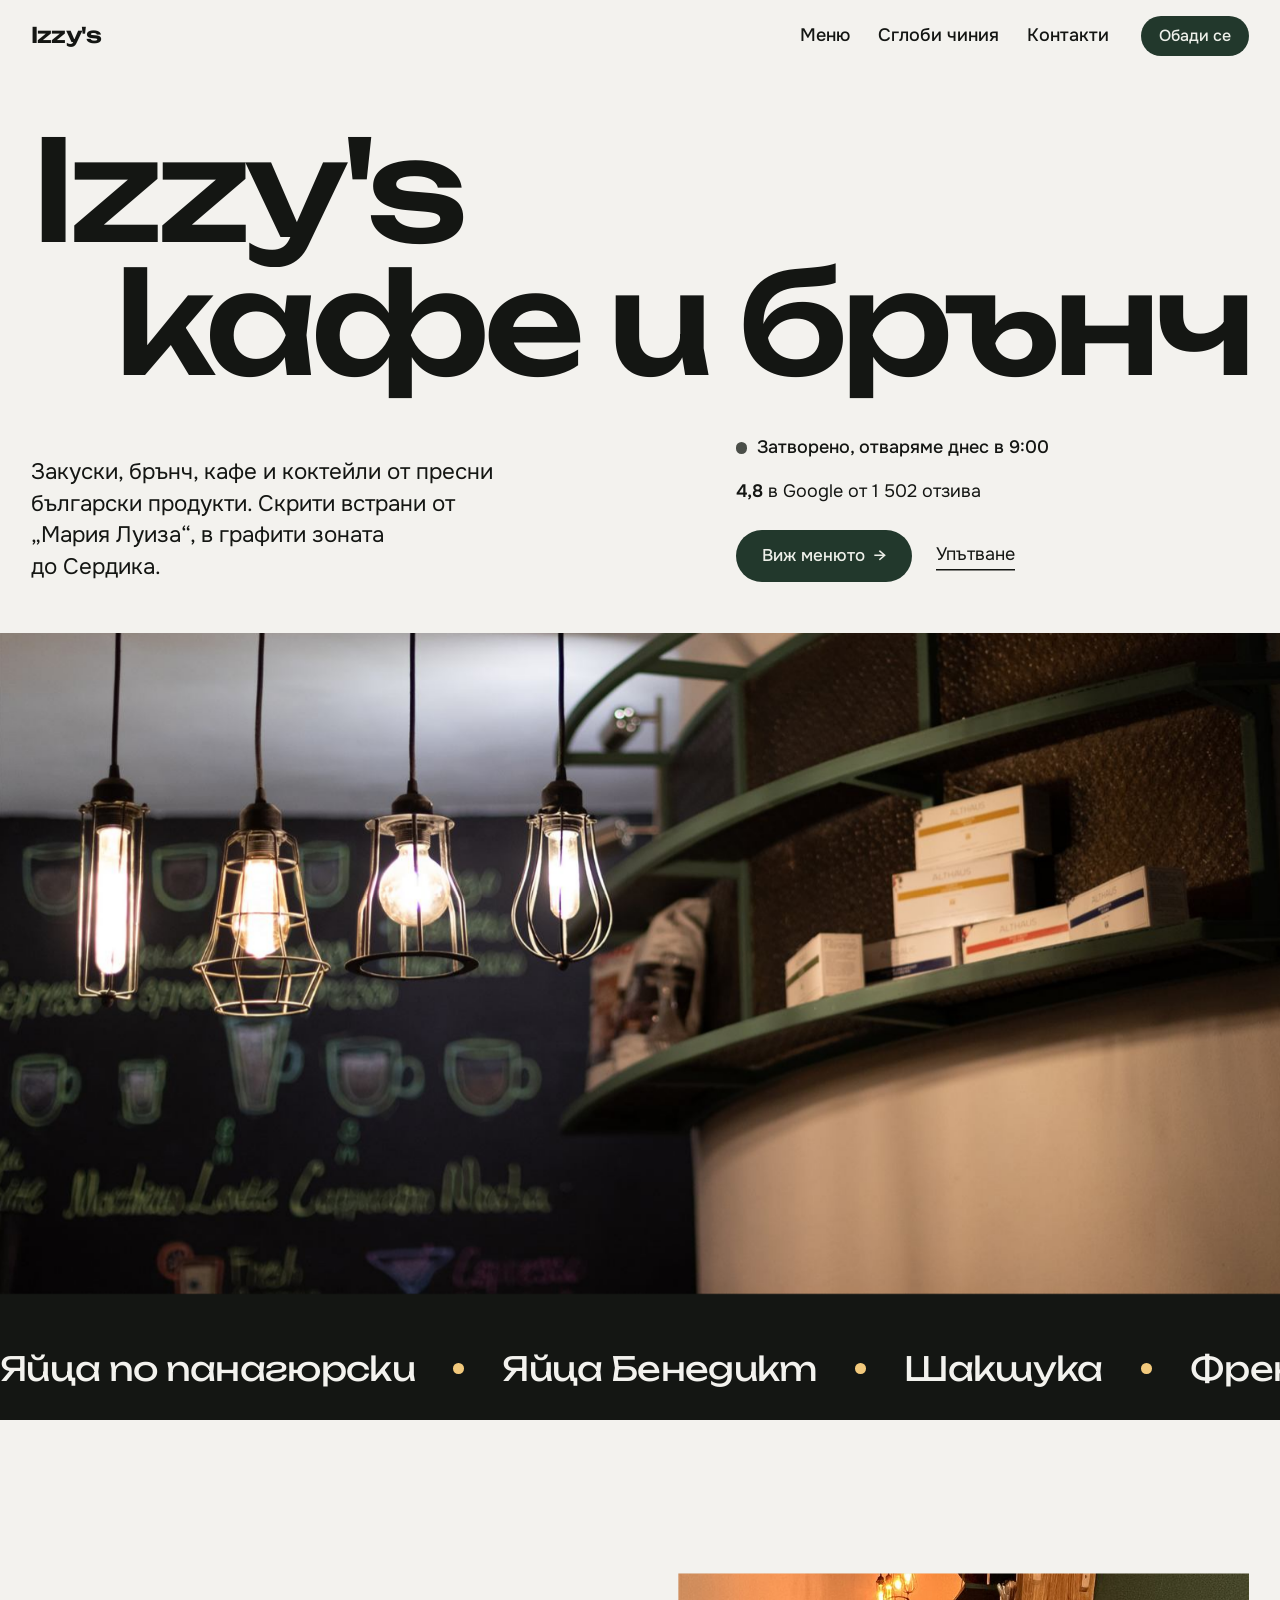
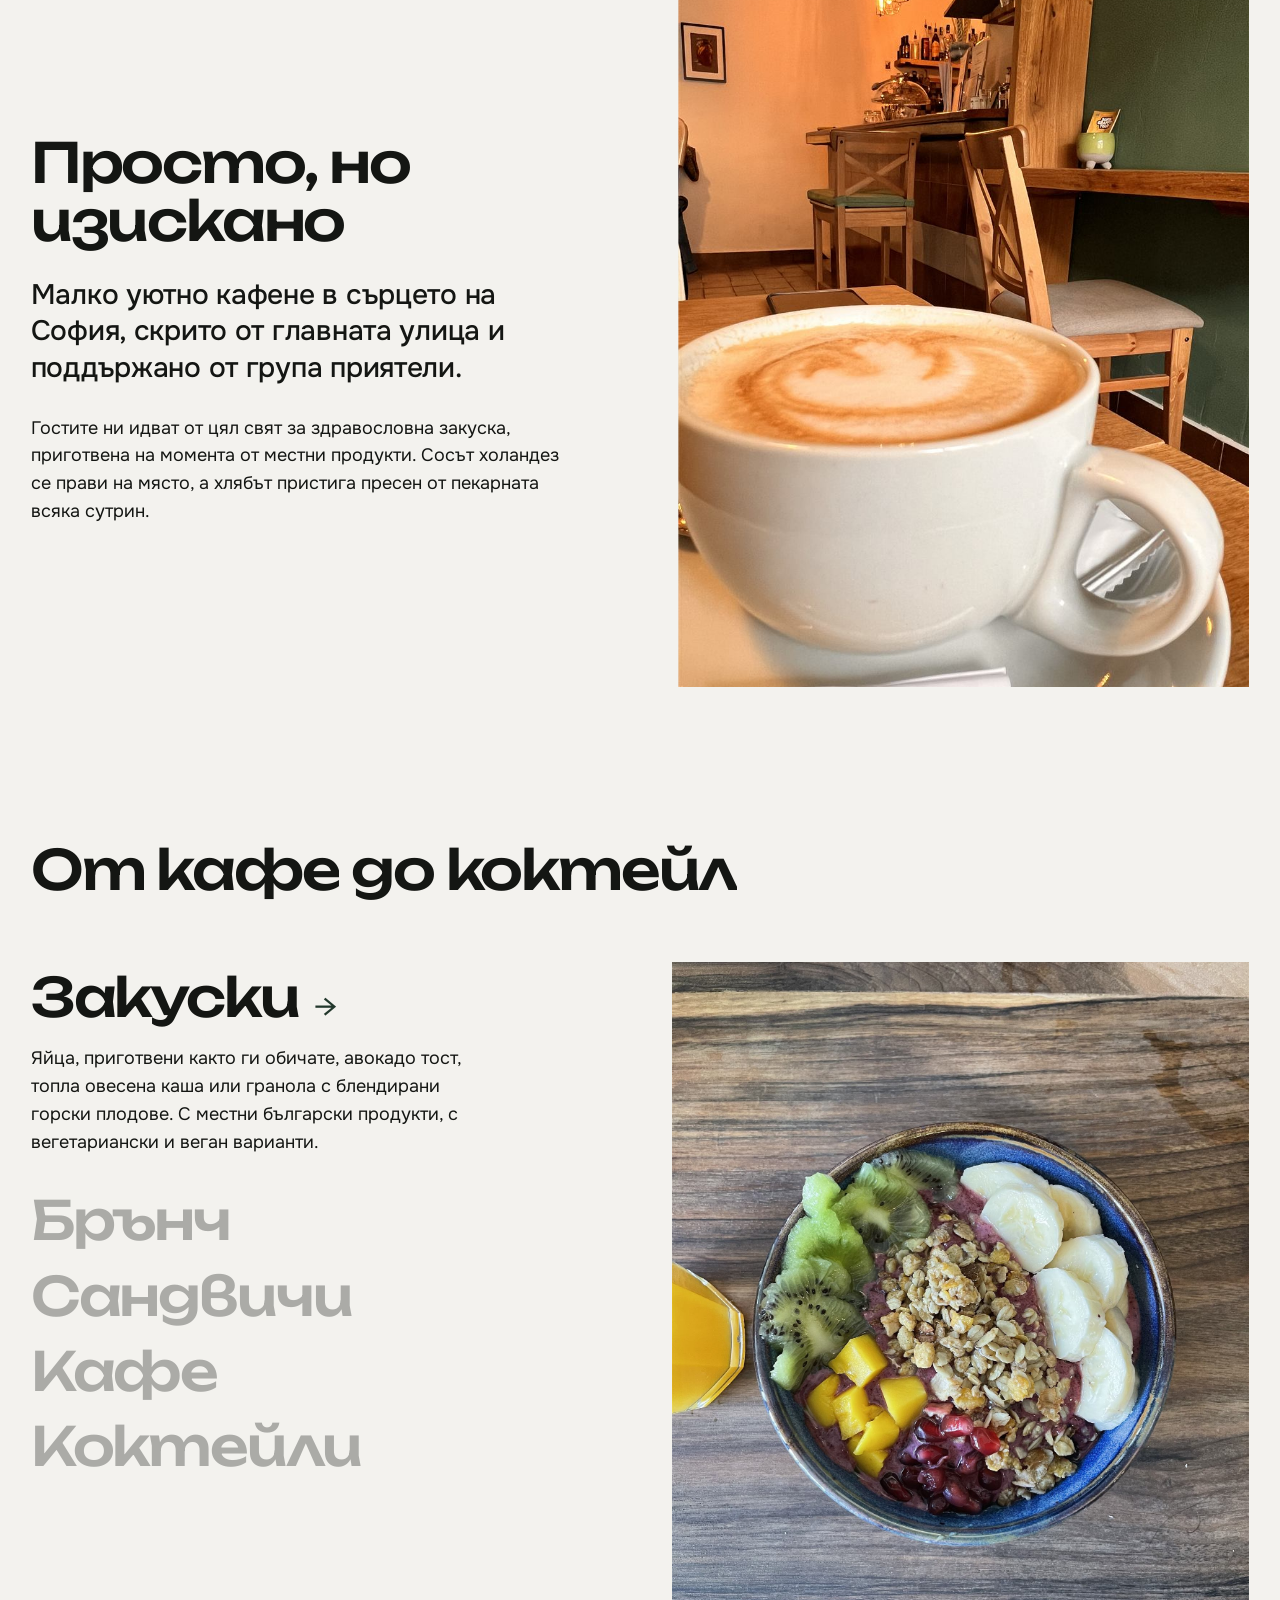
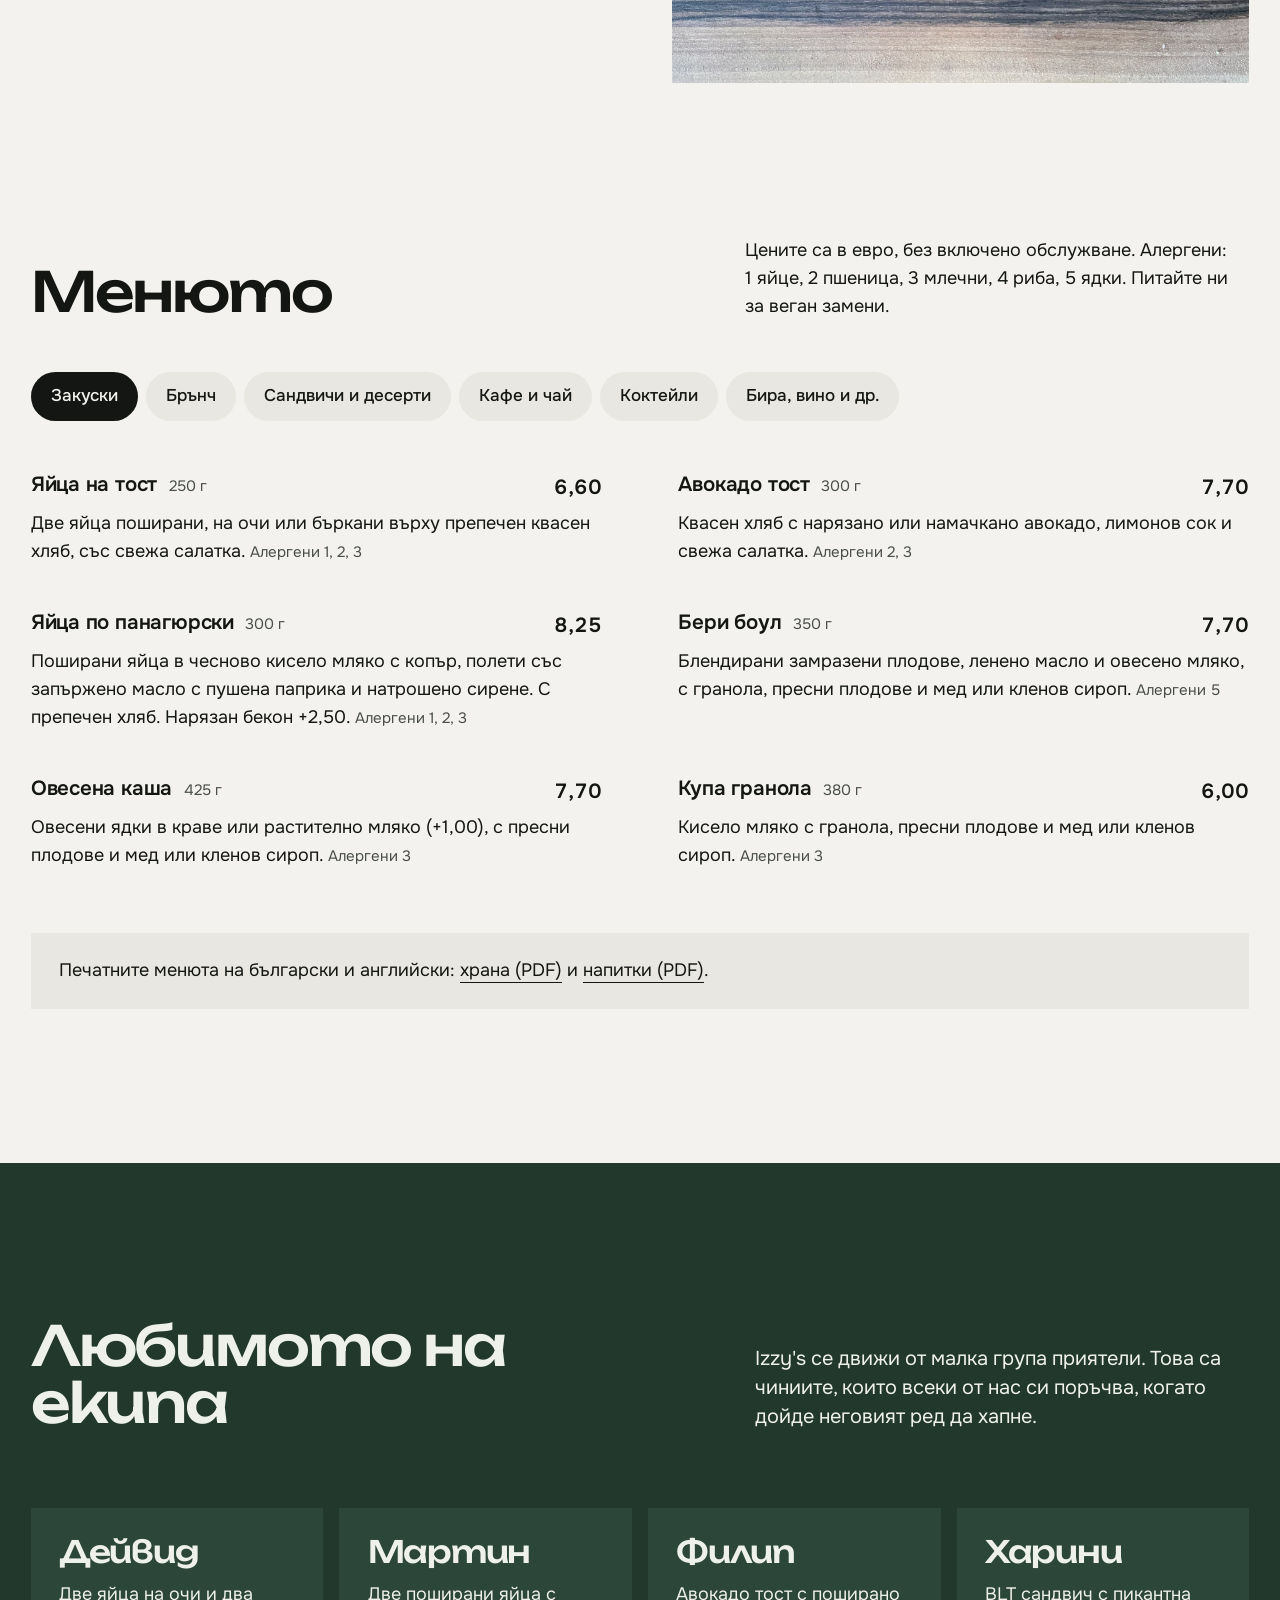
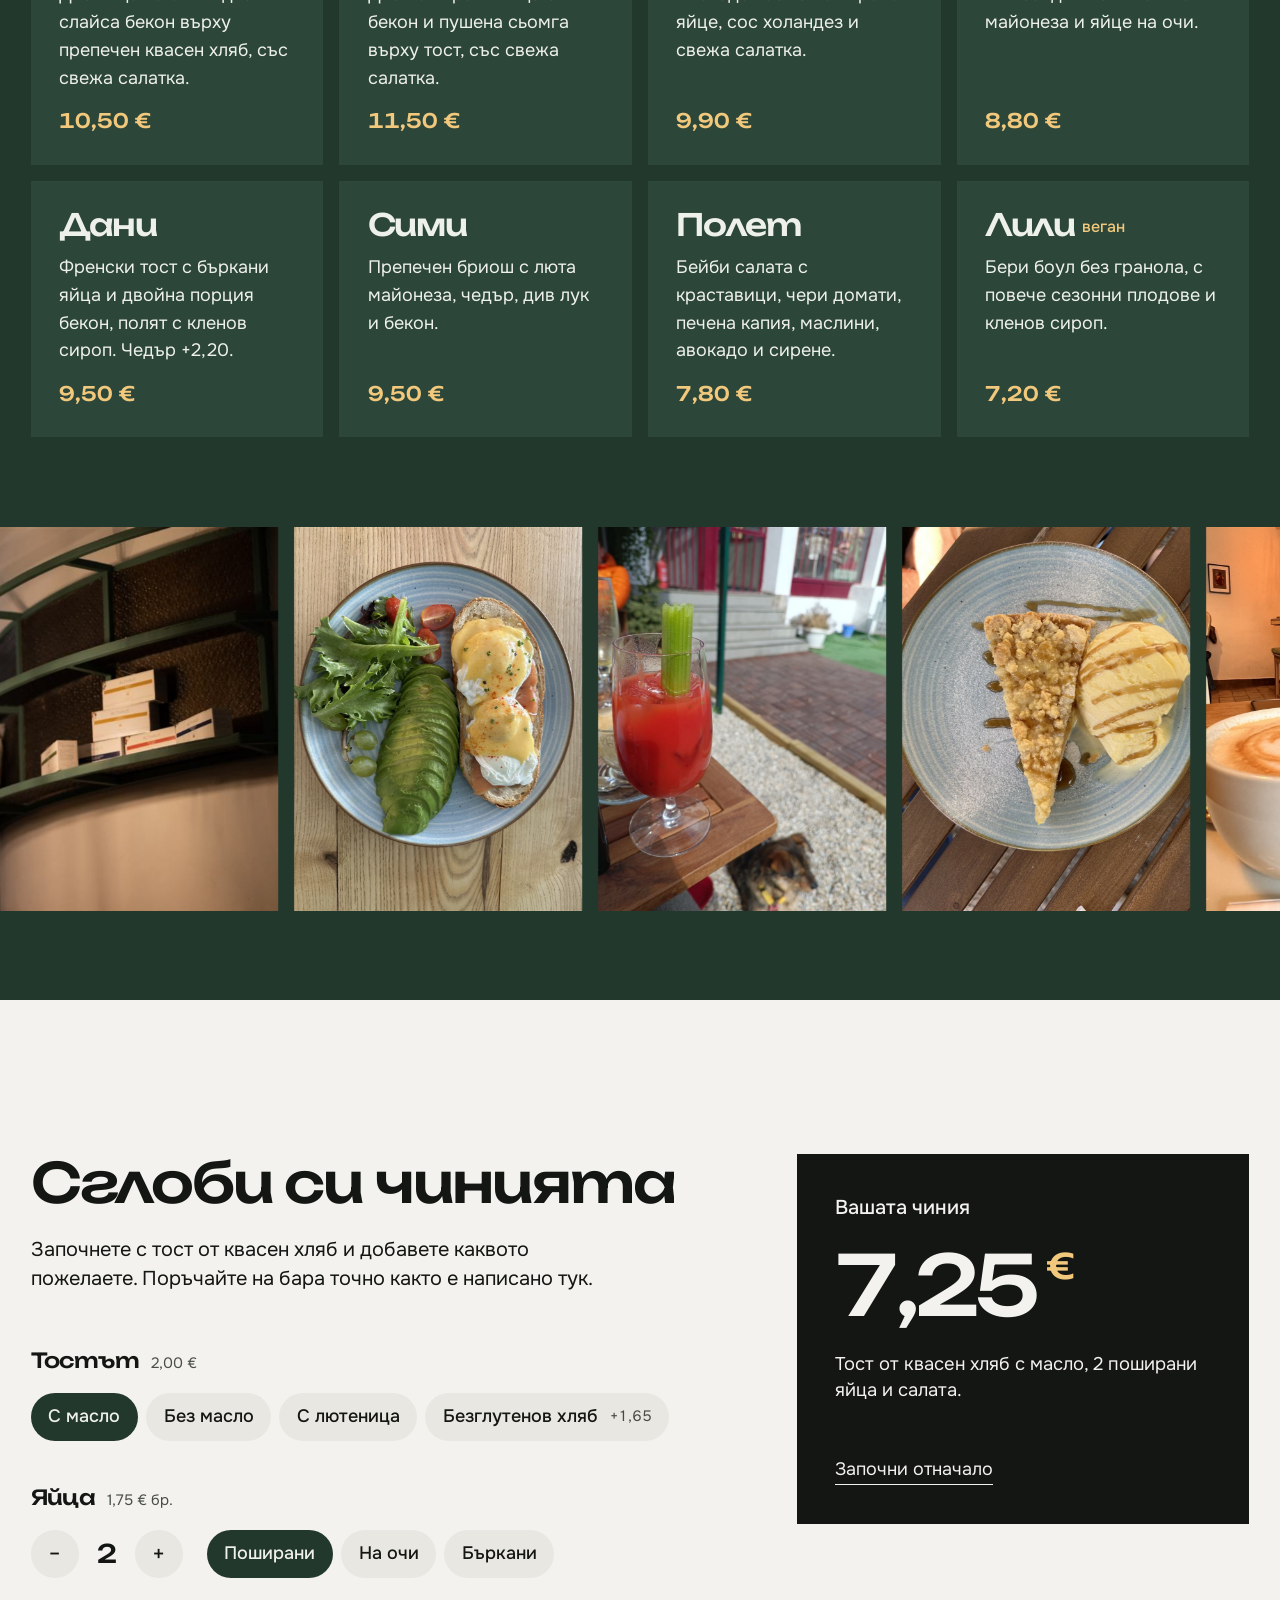
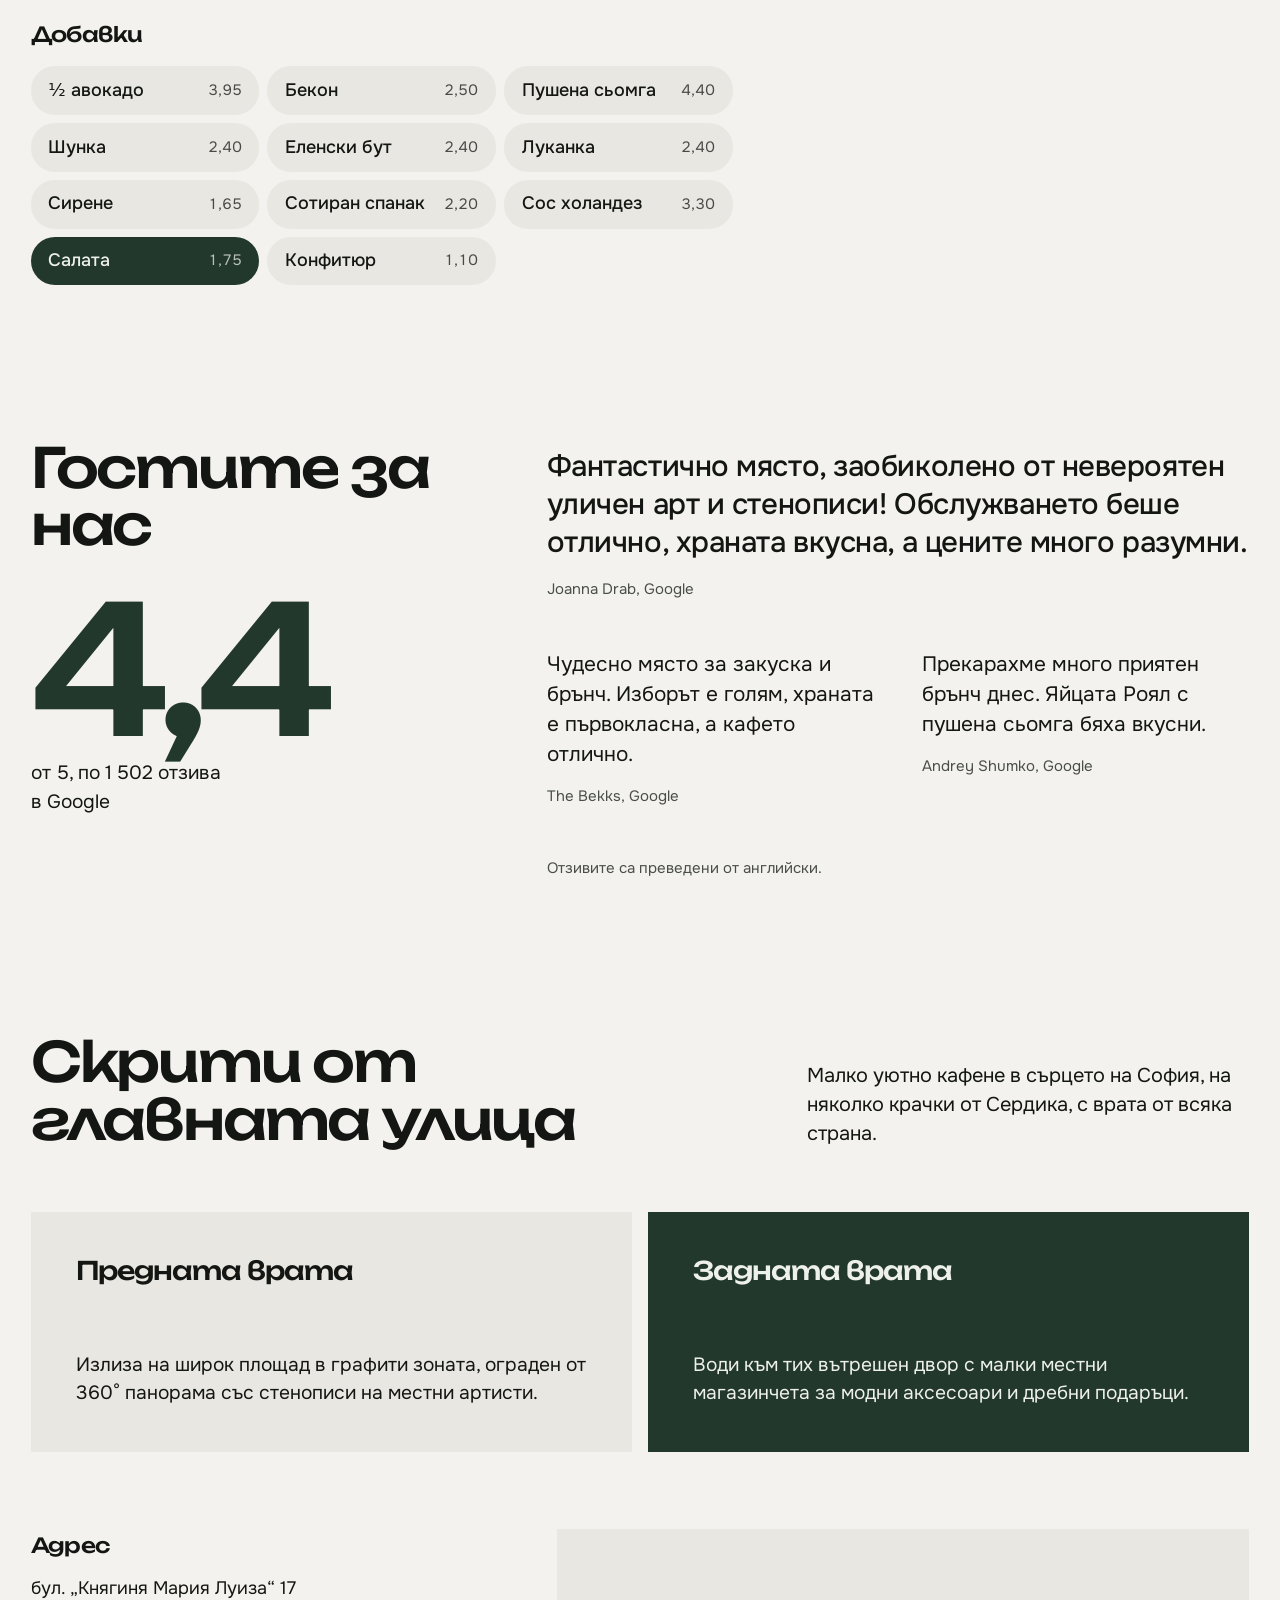
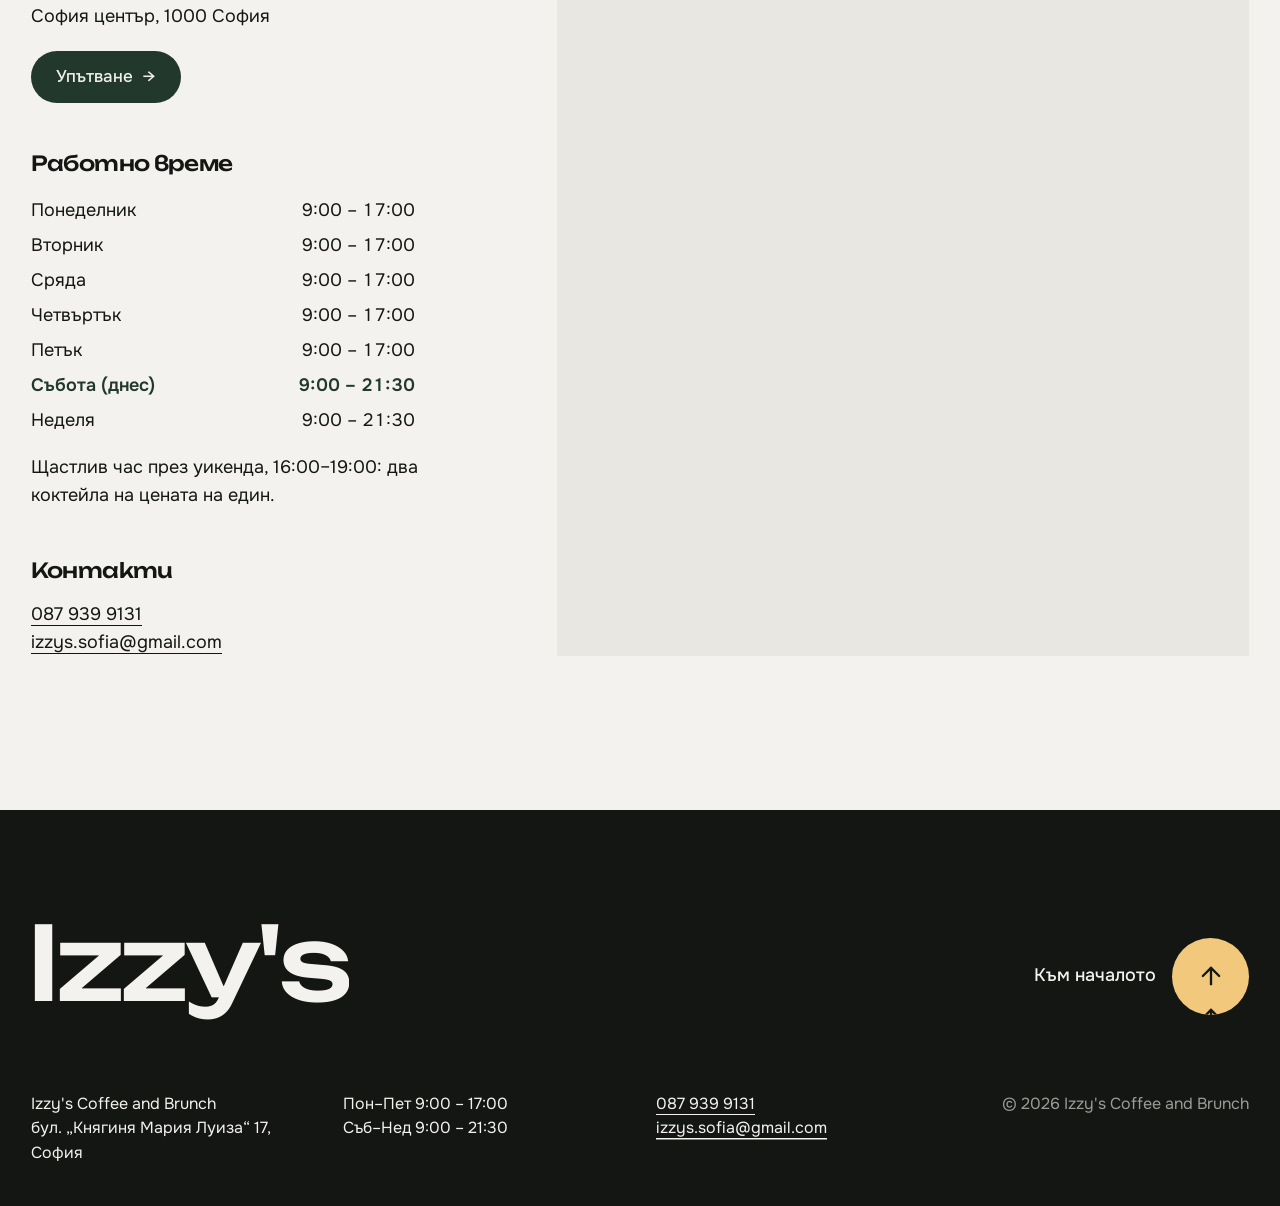
<file: sites/Izzy/index.html>
<!doctype html>
<html lang="bg">
<head>
  <meta charset="utf-8">
  <meta name="viewport" content="width=device-width, initial-scale=1">
  <title>Izzy's · кафе и брънч в София</title>
  <meta name="description" content="Закуски, брънч, кафе и коктейли от пресни български продукти. Скрити встрани от бул. „Княгиня Мария Луиза“ 17, в графити зоната до Сердика. Всеки ден от 9:00.">
  <meta name="theme-color" content="#F3F2EE">
  <link rel="icon" href="favicon.svg" type="image/svg+xml">
  <link rel="preconnect" href="https://fonts.googleapis.com">
  <link rel="preconnect" href="https://fonts.gstatic.com" crossorigin>
  <link href="https://fonts.googleapis.com/css2?family=Onest:wght@400;500;600&family=Unbounded:wght@400;500;600&display=swap" rel="stylesheet">
  <link rel="stylesheet" href="styles.css">
  <script>document.documentElement.classList.add('js')</script>
  <script type="application/ld+json">
  {
    "@context": "https://schema.org",
    "@type": "CafeOrCoffeeShop",
    "name": "Izzy's Coffee and Brunch",
    "address": {"@type": "PostalAddress", "streetAddress": "бул. Княгиня Мария Луиза 17", "addressLocality": "София", "postalCode": "1000", "addressCountry": "BG"},
    "telephone": "+359879399131",
    "email": "izzys.sofia@gmail.com",
    "priceRange": "€10–15",
    "servesCuisine": ["Закуски", "Брънч", "Кафе", "Българска"],
    "openingHoursSpecification": [
      {"@type": "OpeningHoursSpecification", "dayOfWeek": ["Monday","Tuesday","Wednesday","Thursday","Friday"], "opens": "09:00", "closes": "17:00"},
      {"@type": "OpeningHoursSpecification", "dayOfWeek": ["Saturday","Sunday"], "opens": "09:00", "closes": "21:30"}
    ],
    "aggregateRating": {"@type": "AggregateRating", "ratingValue": "4.8", "reviewCount": "1502"}
  }
  </script>
</head>
<body>
  <a class="skip" href="#menu">Към менюто</a>

  <header class="bar" data-bar>
    <div class="wrap bar__in">
      <a class="wordmark" href="#top" aria-label="Izzy's, към началото">Izzy's</a>
      <nav class="bar__nav" aria-label="Основна навигация">
        <a href="#menu">Меню</a>
        <a href="#plate" class="hide-sm">Сглоби чиния</a>
        <a href="#visit">Контакти</a>
      </nav>
      <a class="btn btn--small" href="tel:+359879399131">Обади се</a>
    </div>
  </header>

  <main id="top">
    <!-- Hero -->
    <section class="hero" aria-labelledby="hero-title">
      <div class="wrap">
        <h1 id="hero-title" class="hero__title">
          <span class="line hero__l1"><span>Izzy's</span></span>
          <span class="line hero__l2"><span>кафе и брънч</span></span>
        </h1>
        <div class="hero__row">
          <p class="hero__lead reveal">Закуски, брънч, кафе и коктейли от пресни български продукти. Скрити встрани от „Мария&nbsp;Луиза“, в&nbsp;графити зоната до&nbsp;Сердика.</p>
          <div class="hero__side reveal">
            <p class="status" data-status><span class="status__dot" aria-hidden="true"></span><span data-status-text>Отворено всеки ден от 9:00</span></p>
            <p class="rating"><strong>4,8</strong> в Google от 1&nbsp;502 отзива</p>
            <div class="hero__actions">
              <a class="btn" href="#menu">Виж менюто <span class="btn__arrow" aria-hidden="true">→</span></a>
              <a class="link" href="https://www.google.com/maps/dir/?api=1&amp;destination=Izzy%27s+Coffee+and+Brunch+Sofia&amp;destination_place_id=ChIJRcGJIHeFqkARfS3XE8Tz3s0" target="_blank" rel="noopener">Упътване</a>
            </div>
          </div>
        </div>
      </div>
      <figure class="hero__media">
        <img src="images/hero-2400.jpg" srcset="images/hero-900.jpg 900w, images/hero-1600.jpg 1600w, images/hero-2400.jpg 2400w" sizes="100vw" width="2400" height="1503" alt="Лампи с метални абажури светят над бара на Izzy's, до зелени рафтове с кутии чай и черната дъска с кафетата." fetchpriority="high">
      </figure>
    </section>

    <!-- Marquee -->
    <div class="marquee" aria-label="Някои от ястията и напитките ни">
      <div class="marquee__track">
        <ul class="marquee__list" role="list">
          <li>Яйца по панагюрски</li><li>Яйца Бенедикт</li><li>Шакшука</li><li>Френски тост</li><li>Авокадо тост</li><li>Флат уайт</li><li>Еспресо мартини</li><li>Ябълков пай със сладолед</li>
        </ul>
        <ul class="marquee__list" role="list" aria-hidden="true">
          <li>Яйца по панагюрски</li><li>Яйца Бенедикт</li><li>Шакшука</li><li>Френски тост</li><li>Авокадо тост</li><li>Флат уайт</li><li>Еспресо мартини</li><li>Ябълков пай със сладолед</li>
        </ul>
      </div>
    </div>

    <!-- About -->
    <section class="section about" aria-labelledby="about-title">
      <div class="wrap about__grid">
        <div class="about__text">
          <h2 id="about-title" class="h2" data-split>Просто, но изискано</h2>
          <p class="about__big reveal">Малко уютно кафене в сърцето на София, скрито от главната улица и поддържано от група приятели.</p>
          <p class="reveal">Гостите ни идват от цял свят за здравословна закуска, приготвена на момента от местни продукти. Сосът холандез се прави на място, а хлябът пристига пресен от пекарната всяка сутрин.</p>
        </div>
        <figure class="about__media clip">
          <img src="images/coffee-1600.jpg" srcset="images/coffee-900.jpg 900w, images/coffee-1600.jpg 1600w" sizes="(max-width: 860px) 100vw, 45vw" width="1600" height="2133" loading="lazy" alt="Кафе, приготвено от бариста в Izzy's.">
        </figure>
      </div>
    </section>

    <!-- What we make -->
    <section class="section cats" id="food" aria-labelledby="cats-title">
      <div class="wrap">
        <h2 id="cats-title" class="h2 h2--wide" data-split>От кафе до коктейл</h2>
        <div class="cats__grid">
          <ul class="cats__list" role="list">
            <li class="cat is-active">
              <button class="cat__btn" type="button" aria-expanded="true" aria-controls="cat-0"><h3 class="cat__name">Закуски</h3></button>
              <div class="cat__body" id="cat-0">
                <p>Яйца, приготвени както ги обичате, авокадо тост, топла овесена каша или гранола с блендирани горски плодове. С местни български продукти, с вегетариански и веган варианти.</p>
                <img class="cat__img" src="images/breakfast-900.jpg" width="900" height="1200" loading="lazy" alt="Закуска в Izzy's.">
              </div>
            </li>
            <li class="cat">
              <button class="cat__btn" type="button" aria-expanded="false" aria-controls="cat-1"><h3 class="cat__name">Брънч</h3></button>
              <div class="cat__body" id="cat-1">
                <p>Любимите класики: яйца Бенедикт, шакшука, американски френски тост и яйца по панагюрски, традиционната българска закуска. Холандезът е домашен, като всичко останало.</p>
                <img class="cat__img" src="images/brunch-900.jpg" width="900" height="1200" loading="lazy" alt="Брънч в Izzy's.">
              </div>
            </li>
            <li class="cat">
              <button class="cat__btn" type="button" aria-expanded="false" aria-controls="cat-2"><h3 class="cat__name">Сандвичи</h3></button>
              <div class="cat__body" id="cat-2">
                <p>Пресен хляб от пекарната всяка сутрин, с еленски бут, бри и смокиня или пушена сьомга. А за нещо сладко: кроасани, бисквитки, чийзкейк и ябълков пай.</p>
                <img class="cat__img" src="images/snacks-900.jpg" width="900" height="1200" loading="lazy" alt="Сандвич и сладки в Izzy's.">
              </div>
            </li>
            <li class="cat">
              <button class="cat__btn" type="button" aria-expanded="false" aria-controls="cat-3"><h3 class="cat__name">Кафе</h3></button>
              <div class="cat__body" id="cat-3">
                <p>Висококачествени зърна и опитни баристи. Късо, дълго, топло, студено, с подправки или сироп. Ако имате нещо специално наум, ще направим всичко възможно.</p>
                <img class="cat__img" src="images/coffee-900.jpg" width="900" height="1200" loading="lazy" alt="Кафе в Izzy's.">
              </div>
            </li>
            <li class="cat">
              <button class="cat__btn" type="button" aria-expanded="false" aria-controls="cat-4"><h3 class="cat__name">Коктейли</h3></button>
              <div class="cat__body" id="cat-4">
                <p>На почивка сте или имате бавен уикенд? Отпуснете се с класически коктейл, местна бира или чаша вино. Два на цената на един в събота и неделя от 16:00 до 19:00.</p>
                <img class="cat__img" src="images/cocktails-900.jpg" width="900" height="1200" loading="lazy" alt="Коктейл в Izzy's.">
              </div>
            </li>
          </ul>
          <figure class="cats__figure clip" aria-hidden="true">
            <img class="is-active" src="images/breakfast-1600.jpg" width="1600" height="2133" loading="lazy" alt="">
            <img src="images/brunch-1600.jpg" width="1600" height="2133" loading="lazy" alt="">
            <img src="images/snacks-1600.jpg" width="1600" height="2133" loading="lazy" alt="">
            <img src="images/coffee-1600.jpg" width="1600" height="2133" loading="lazy" alt="">
            <img src="images/cocktails-1600.jpg" width="1600" height="2133" loading="lazy" alt="">
          </figure>
        </div>
      </div>
    </section>

    <!-- Menu -->
    <section class="section menu" id="menu" aria-labelledby="menu-title">
      <div class="wrap">
        <div class="menu__head">
          <h2 id="menu-title" class="h2" data-split>Менюто</h2>
          <p class="menu__note reveal">Цените са в евро, без включено обслужване. Алергени: <span class="nowrap">1&nbsp;яйце</span>, <span class="nowrap">2&nbsp;пшеница</span>, <span class="nowrap">3&nbsp;млечни</span>, <span class="nowrap">4&nbsp;риба</span>, <span class="nowrap">5&nbsp;ядки</span>. Питайте ни за веган замени.</p>
        </div>

        <div class="tabs reveal" role="tablist" aria-label="Раздели на менюто" data-tabs>
          <button role="tab" id="t-breakfast" aria-controls="p-breakfast" aria-selected="true">Закуски</button>
          <button role="tab" id="t-brunch" aria-controls="p-brunch" aria-selected="false" tabindex="-1">Брънч</button>
          <button role="tab" id="t-sandwiches" aria-controls="p-sandwiches" aria-selected="false" tabindex="-1">Сандвичи и десерти</button>
          <button role="tab" id="t-coffee" aria-controls="p-coffee" aria-selected="false" tabindex="-1">Кафе и чай</button>
          <button role="tab" id="t-cocktails" aria-controls="p-cocktails" aria-selected="false" tabindex="-1">Коктейли</button>
          <button role="tab" id="t-bar" aria-controls="p-bar" aria-selected="false" tabindex="-1">Бира, вино и др.</button>
        </div>

        <div class="panel" role="tabpanel" id="p-breakfast" aria-labelledby="t-breakfast" tabindex="0">
          <h3 class="panel__title">Закуски</h3>
          <ul class="items" role="list">
            <li class="item"><p class="item__name">Яйца на тост <span class="item__g">250 г</span></p><p class="item__price">6,60</p><p class="item__desc">Две яйца поширани, на очи или бъркани върху препечен квасен хляб, със свежа салатка. <span class="al">1, 2, 3</span></p></li>
            <li class="item"><p class="item__name">Авокадо тост <span class="item__g">300 г</span></p><p class="item__price">7,70</p><p class="item__desc">Квасен хляб с нарязано или намачкано авокадо, лимонов сок и свежа салатка. <span class="al">2, 3</span></p></li>
            <li class="item"><p class="item__name">Яйца по панагюрски <span class="item__g">300 г</span></p><p class="item__price">8,25</p><p class="item__desc">Поширани яйца в чесново кисело мляко с копър, полети със запържено масло с пушена паприка и натрошено сирене. С препечен хляб. Нарязан бекон +2,50. <span class="al">1, 2, 3</span></p></li>
            <li class="item"><p class="item__name">Бери боул <span class="item__g">350 г</span></p><p class="item__price">7,70</p><p class="item__desc">Блендирани замразени плодове, ленено масло и овесено мляко, с гранола, пресни плодове и мед или кленов сироп. <span class="al">5</span></p></li>
            <li class="item"><p class="item__name">Овесена каша <span class="item__g">425 г</span></p><p class="item__price">7,70</p><p class="item__desc">Овесени ядки в краве или растително мляко (+1,00), с пресни плодове и мед или кленов сироп. <span class="al">3</span></p></li>
            <li class="item"><p class="item__name">Купа гранола <span class="item__g">380 г</span></p><p class="item__price">6,00</p><p class="item__desc">Кисело мляко с гранола, пресни плодове и мед или кленов сироп. <span class="al">3</span></p></li>
          </ul>
        </div>

        <div class="panel" role="tabpanel" id="p-brunch" aria-labelledby="t-brunch" tabindex="0">
          <h3 class="panel__title">Брънч</h3>
          <ul class="items" role="list">
            <li class="item"><p class="item__name">Яйца Бенедикт <span class="item__g">300 г</span></p><p class="item__price">11,00</p><p class="item__desc">Поширани яйца, хрупкав квасен хляб, еленски бут, домашен сос холандез, див лук и свежа салатка. <span class="al">1, 2, 3</span></p></li>
            <li class="item"><p class="item__name">Яйца Роял <span class="item__g">300 г</span></p><p class="item__price">12,00</p><p class="item__desc">Поширани яйца, хрупкав квасен хляб, пушена сьомга, домашен сос холандез, див лук и свежа салатка. <span class="al">1, 2, 3, 4</span></p></li>
            <li class="item"><p class="item__name">Яйца Флорентин <span class="item__g">300 г</span></p><p class="item__price">9,90</p><p class="item__desc">Поширани яйца, хрупкав квасен хляб, сотиран спанак, домашен сос холандез, див лук и свежа салатка. <span class="al">1, 2, 3</span></p></li>
            <li class="item"><p class="item__name">Шакшука <span class="item__g">330 г</span></p><p class="item__price">9,90</p><p class="item__desc">Поширани яйца в сос от червени чушки, домати и сирене, с препечено хлебче. Нарязан бекон +2,50. <span class="al">1, 2, 3</span></p></li>
            <li class="item"><p class="item__name">Френски тост <span class="item__g">300 г</span></p><p class="item__price">9,35</p><p class="item__desc">Бриош, кроасан или кроасан с шоколад, натопени в мляко, яйце, ванилия, кленов сироп и канела. С пресни плодове и кленов сироп, сирене и конфитюр или шоколадов сироп и плодове. Безглутенов хляб +1,65. <span class="al">1, 2, 3</span></p></li>
          </ul>
        </div>

        <div class="panel" role="tabpanel" id="p-sandwiches" aria-labelledby="t-sandwiches" tabindex="0">
          <h3 class="panel__title">Сандвичи и десерти</h3>
          <ul class="items" role="list">
            <li class="item"><p class="item__name">Български хам и чийз <span class="item__g">350 г</span></p><p class="item__price">8,80</p><p class="item__desc">Еленски бут, чедър, маруля, домат, лютеница и майонеза или пикантна майонеза. <span class="al">1, 2, 3</span></p></li>
            <li class="item"><p class="item__name">Английски плауман <span class="item__g">350 г</span></p><p class="item__price">7,70</p><p class="item__desc">Шунка, чедър, масло, туршия Бранстън, маруля и домат. <span class="al">2, 3</span></p></li>
            <li class="item"><p class="item__name">Бри и смокиня <span class="item__g">300 г</span></p><p class="item__price">8,25</p><p class="item__desc">Бри, конфитюр от смокиня и бейби салата. <span class="al">2, 3</span></p></li>
            <li class="item"><p class="item__name">BLT <span class="item__g">350 г</span></p><p class="item__price">7,70</p><p class="item__desc">Бекон, маруля и домат с майонеза или пикантна майонеза. <span class="al">1, 2</span></p></li>
            <li class="item"><p class="item__name">Сьомга, авокадо и крема сирене <span class="item__g">400 г</span></p><p class="item__price">9,40</p><p class="item__desc">Пушена сьомга, авокадо, крема сирене с билки и лимонов сок. <span class="al">2, 3, 4</span></p></li>
            <li class="item"><p class="item__name">Кроасан <span class="item__g">60 г</span></p><p class="item__price">2,00</p><p class="item__desc"><span class="al">1, 2, 3</span></p></li>
            <li class="item"><p class="item__name">Кроасан с шоколад <span class="item__g">70 г</span></p><p class="item__price">2,75</p><p class="item__desc"><span class="al">1, 2, 3</span></p></li>
            <li class="item"><p class="item__name">Шоколадова бисквитка <span class="item__g">75 г</span></p><p class="item__price">3,30</p><p class="item__desc"><span class="al">1, 2, 3</span></p></li>
            <li class="item"><p class="item__name">Чийзкейк <span class="item__g">150 г</span></p><p class="item__price">4,40</p><p class="item__desc">С горски плодове и малинов сироп. <span class="al">1, 2, 3</span></p></li>
            <li class="item"><p class="item__name">Ябълков пай със сладолед <span class="item__g">150 г</span></p><p class="item__price">4,90</p><p class="item__desc">Печен ябълков пай с ванилов сладолед и карамелен сироп. <span class="al">2, 3</span></p></li>
          </ul>
        </div>

        <div class="panel" role="tabpanel" id="p-coffee" aria-labelledby="t-coffee" tabindex="0">
          <h3 class="panel__title">Кафе и чай</h3>
          <p class="panel__sub">Единично / двойно. Повечето кафета ги има и студени.</p>
          <ul class="items items--tight" role="list">
            <li class="item"><p class="item__name">Еспресо</p><p class="item__price">1,65 / 2,50</p></li>
            <li class="item"><p class="item__name">Ристрето</p><p class="item__price">1,65 / 2,50</p></li>
            <li class="item"><p class="item__name">Дълго кафе</p><p class="item__price">1,65 / 2,50</p></li>
            <li class="item"><p class="item__name">Американо</p><p class="item__price">1,95 / 2,75</p></li>
            <li class="item"><p class="item__name">Капучино</p><p class="item__price">2,85 / 4,40</p></li>
            <li class="item"><p class="item__name">Лате</p><p class="item__price">2,85 / 4,40</p></li>
            <li class="item"><p class="item__name">Лате макиато</p><p class="item__price">2,85 / 4,40</p></li>
            <li class="item"><p class="item__name">Макиато</p><p class="item__price">2,00 / 3,30</p></li>
            <li class="item"><p class="item__name">Мока</p><p class="item__price">3,30 / 4,95</p></li>
            <li class="item"><p class="item__name">Флат уайт</p><p class="item__price">3,85</p></li>
            <li class="item"><p class="item__name">Айс лате</p><p class="item__price">3,85</p></li>
            <li class="item"><p class="item__name">Фрапе</p><p class="item__price">3,30</p></li>
            <li class="item"><p class="item__name">Топъл шоколад</p><p class="item__price">2,85 / 4,40</p></li>
            <li class="item"><p class="item__name">Чай лате</p><p class="item__price">2,85 / 4,40</p></li>
            <li class="item"><p class="item__name">Сироп или растително мляко</p><p class="item__price">+0,50 / 0,75</p></li>
            <li class="item"><p class="item__name">Чай <span class="item__g">английска закуска, жасмин, мента, лайка, горски плодове, ройбос</span></p><p class="item__price">2,00</p></li>
            <li class="item"><p class="item__name">Домашен студен чай</p><p class="item__price">3,30</p></li>
            <li class="item"><p class="item__name">Фреш портокал</p><p class="item__price">3,85</p></li>
            <li class="item"><p class="item__name">Домашна лимонада <span class="item__g">с ягода или маракуя 3,85</span></p><p class="item__price">2,85</p></li>
            <li class="item"><p class="item__name">Кока-Кола, Зеро, минерална или газирана вода</p><p class="item__price">1,65</p></li>
          </ul>
        </div>

        <div class="panel" role="tabpanel" id="p-cocktails" aria-labelledby="t-cocktails" tabindex="0">
          <h3 class="panel__title">Коктейли</h3>
          <p class="panel__sub">Щастлив час: два на цената на един, събота и неделя, 16:00–19:00.</p>
          <ul class="items" role="list">
            <li class="item"><p class="item__name">Мимоза</p><p class="item__price">5,25</p><p class="item__desc">Просеко и портокалов сок.</p></li>
            <li class="item"><p class="item__name">Апероль шприц</p><p class="item__price">7,70</p><p class="item__desc">Апероль, просеко и газирана вода.</p></li>
            <li class="item"><p class="item__name">Блъди Мери</p><p class="item__price">8,80</p><p class="item__desc">Водка, доматен сок, табаско, лимонов сок, сос Уорчестър и подправки.</p></li>
            <li class="item"><p class="item__name">Еспресо мартини</p><p class="item__price">8,80</p><p class="item__desc">Водка, кафе ликьор и нашето еспресо.</p></li>
            <li class="item"><p class="item__name">Porn star мартини</p><p class="item__price">8,25</p><p class="item__desc">Водка, ликьор и пюре от маракуя, с шот просеко.</p></li>
            <li class="item"><p class="item__name">Маргарита</p><p class="item__price">7,70</p><p class="item__desc">Текила, портокалов ликьор, лимон и лайм, с ръб от сол или чили.</p></li>
            <li class="item"><p class="item__name">Куба либре</p><p class="item__price">7,70</p><p class="item__desc">Ром, сок от лайм и Кока-Кола.</p></li>
            <li class="item"><p class="item__name">Дайкири</p><p class="item__price">7,15</p><p class="item__desc">Бял ром, лимон, лайм и захарен сироп.</p></li>
            <li class="item"><p class="item__name">Pink Pepper Gin-ius</p><p class="item__price">7,00</p><p class="item__desc">Джин, тоник и ягодово пюре.</p></li>
            <li class="item"><p class="item__name">Водка или уиски сауър</p><p class="item__price">6,60</p><p class="item__desc">С лимон, лайм и захарен сироп.</p></li>
            <li class="item"><p class="item__name">Джин с тоник</p><p class="item__price">6,60</p><p class="item__desc">Джин с тоник Schweppes.</p></li>
          </ul>
        </div>

        <div class="panel" role="tabpanel" id="p-bar" aria-labelledby="t-bar" tabindex="0">
          <h3 class="panel__title">Бира, вино и спиртни напитки</h3>
          <ul class="items items--tight" role="list">
            <li class="item"><p class="item__name">Шуменско <span class="item__g">330 мл</span></p><p class="item__price">2,00</p></li>
            <li class="item"><p class="item__name">Загорка <span class="item__g">500 мл</span></p><p class="item__price">2,20</p></li>
            <li class="item"><p class="item__name">July Morning <span class="item__g">330 мл</span></p><p class="item__price">2,75</p></li>
            <li class="item"><p class="item__name">42 <span class="item__g">500 мл</span></p><p class="item__price">4,95</p></li>
            <li class="item"><p class="item__name">Хайнекен 0.0 <span class="item__g">330 мл</span></p><p class="item__price">3,30</p></li>
            <li class="item"><p class="item__name">Сайдер <span class="item__g">330 мл</span></p><p class="item__price">3,10</p></li>
            <li class="item"><p class="item__name">Червено вино Черга <span class="item__g">187 мл</span></p><p class="item__price">3,95</p></li>
            <li class="item"><p class="item__name">Бяло вино Пино Гриджо <span class="item__g">375 мл</span></p><p class="item__price">7,15</p></li>
            <li class="item"><p class="item__name">Просеко <span class="item__g">200 мл</span></p><p class="item__price">5,50</p></li>
            <li class="item"><p class="item__name">Ракия, водка, ром, джин или текила <span class="item__g">50 / 100 мл</span></p><p class="item__price">2,75 / 4,95</p></li>
            <li class="item"><p class="item__name">Уиски <span class="item__g">50 / 100 мл</span></p><p class="item__price">3,95 / 6,60</p></li>
          </ul>
        </div>

        <p class="menu__pdf">Печатните менюта на български и английски: <a class="link" href="menus/izzys-food-menu.pdf">храна (PDF)</a> и <a class="link" href="menus/izzys-drinks-menu.pdf">напитки (PDF)</a>.</p>
      </div>
    </section>

    <!-- Staff favourites -->
    <section class="section staff" id="favourites" aria-labelledby="staff-title">
      <div class="wrap">
        <div class="staff__head">
          <h2 id="staff-title" class="h2" data-split>Любимото на екипа</h2>
          <p class="staff__lead reveal">Izzy's се движи от малка група приятели. Това са чиниите, които всеки от нас си поръчва, когато дойде неговият ред да хапне.</p>
        </div>
        <ul class="staff__list" role="list">
          <li class="fav reveal"><h3 class="fav__name">Дейвид</h3><p class="fav__desc">Две яйца на очи и два слайса бекон върху препечен квасен хляб, със свежа салатка.</p><p class="fav__price">10,50 €</p></li>
          <li class="fav reveal"><h3 class="fav__name">Мартин</h3><p class="fav__desc">Две поширани яйца с бекон и пушена сьомга върху тост, със свежа салатка.</p><p class="fav__price">11,50 €</p></li>
          <li class="fav reveal"><h3 class="fav__name">Филип</h3><p class="fav__desc">Авокадо тост с поширано яйце, сос холандез и свежа салатка.</p><p class="fav__price">9,90 €</p></li>
          <li class="fav reveal"><h3 class="fav__name">Харини</h3><p class="fav__desc">BLT сандвич с пикантна майонеза и яйце на очи.</p><p class="fav__price">8,80 €</p></li>
          <li class="fav reveal"><h3 class="fav__name">Дани</h3><p class="fav__desc">Френски тост с бъркани яйца и двойна порция бекон, полят с кленов сироп. Чедър +2,20.</p><p class="fav__price">9,50 €</p></li>
          <li class="fav reveal"><h3 class="fav__name">Сими</h3><p class="fav__desc">Препечен бриош с люта майонеза, чедър, див лук и бекон.</p><p class="fav__price">9,50 €</p></li>
          <li class="fav reveal"><h3 class="fav__name">Полет</h3><p class="fav__desc">Бейби салата с краставици, чери домати, печена капия, маслини, авокадо и сирене.</p><p class="fav__price">7,80 €</p></li>
          <li class="fav reveal"><h3 class="fav__name">Лили <span class="fav__tag">веган</span></h3><p class="fav__desc">Бери боул без гранола, с повече сезонни плодове и кленов сироп.</p><p class="fav__price">7,20 €</p></li>
        </ul>
      </div>
      <div class="strip" aria-hidden="true" data-strip>
        <div class="strip__track">
          <img src="images/breakfast-900.jpg" width="900" height="1200" loading="lazy" alt="">
          <img src="images/hero-900.jpg" width="900" height="564" loading="lazy" alt="" class="strip__wide">
          <img src="images/brunch-900.jpg" width="900" height="1200" loading="lazy" alt="">
          <img src="images/cocktails-900.jpg" width="900" height="1200" loading="lazy" alt="">
          <img src="images/snacks-900.jpg" width="900" height="1200" loading="lazy" alt="">
          <img src="images/coffee-900.jpg" width="900" height="1200" loading="lazy" alt="">
        </div>
      </div>
    </section>

    <!-- Build your own plate -->
    <section class="section plate" id="plate" aria-labelledby="plate-title">
      <div class="wrap plate__grid">
        <div class="plate__controls">
          <h2 id="plate-title" class="h2" data-split>Сглоби си чинията</h2>
          <p class="plate__lead reveal">Започнете с тост от квасен хляб и добавете каквото пожелаете. Поръчайте на бара точно както е написано тук.</p>

          <form class="builder reveal" data-builder>
            <fieldset class="group">
              <legend class="group__title">Тостът <span class="group__price">2,00 €</span></legend>
              <div class="chips">
                <label class="chip"><input type="radio" name="toast" value="с масло" checked><span>С масло</span></label>
                <label class="chip"><input type="radio" name="toast" value="без масло"><span>Без масло</span></label>
                <label class="chip"><input type="radio" name="toast" value="с лютеница"><span>С лютеница</span></label>
                <label class="chip"><input type="checkbox" name="gf" value="безглутенов"><span>Безглутенов хляб <em>+1,65</em></span></label>
              </div>
            </fieldset>

            <fieldset class="group">
              <legend class="group__title">Яйца <span class="group__price">1,75 € бр.</span></legend>
              <div class="stepper">
                <button type="button" class="stepper__btn" data-step="-1" aria-label="Едно яйце по-малко">−</button>
                <output class="stepper__val" name="eggs" aria-live="polite" data-eggs>2</output>
                <button type="button" class="stepper__btn" data-step="1" aria-label="Едно яйце повече">+</button>
                <div class="chips chips--inline" data-egg-style>
                  <label class="chip"><input type="radio" name="eggstyle" value="poached" checked><span>Поширани</span></label>
                  <label class="chip"><input type="radio" name="eggstyle" value="fried"><span>На очи</span></label>
                  <label class="chip"><input type="radio" name="eggstyle" value="scrambled"><span>Бъркани</span></label>
                </div>
              </div>
            </fieldset>

            <fieldset class="group">
              <legend class="group__title">Добавки</legend>
              <div class="chips chips--grid">
                <label class="chip"><input type="checkbox" name="x" value="½ авокадо" data-price="3.95"><span>½ авокадо <em>3,95</em></span></label>
                <label class="chip"><input type="checkbox" name="x" value="бекон" data-price="2.50"><span>Бекон <em>2,50</em></span></label>
                <label class="chip"><input type="checkbox" name="x" value="пушена сьомга" data-price="4.40"><span>Пушена сьомга <em>4,40</em></span></label>
                <label class="chip"><input type="checkbox" name="x" value="шунка" data-price="2.40"><span>Шунка <em>2,40</em></span></label>
                <label class="chip"><input type="checkbox" name="x" value="еленски бут" data-price="2.40"><span>Еленски бут <em>2,40</em></span></label>
                <label class="chip"><input type="checkbox" name="x" value="луканка" data-price="2.40"><span>Луканка <em>2,40</em></span></label>
                <label class="chip"><input type="checkbox" name="x" value="сирене" data-price="1.65"><span>Сирене <em>1,65</em></span></label>
                <label class="chip"><input type="checkbox" name="x" value="сотиран спанак" data-price="2.20"><span>Сотиран спанак <em>2,20</em></span></label>
                <label class="chip"><input type="checkbox" name="x" value="сос холандез" data-price="3.30"><span>Сос холандез <em>3,30</em></span></label>
                <label class="chip"><input type="checkbox" name="x" value="салата" data-price="1.75" checked><span>Салата <em>1,75</em></span></label>
                <label class="chip"><input type="checkbox" name="x" value="конфитюр" data-price="1.10"><span>Конфитюр <em>1,10</em></span></label>
              </div>
            </fieldset>
          </form>
        </div>

        <aside class="receipt" aria-labelledby="receipt-title">
          <div class="receipt__in">
            <h3 id="receipt-title" class="receipt__title">Вашата чиния</h3>
            <p class="receipt__total"><span data-total>7,25</span><span class="receipt__cur">€</span></p>
            <p class="receipt__line" data-summary aria-live="polite">Тост от квасен хляб с масло, 2 поширани яйца и салата.</p>
            <button type="button" class="link receipt__reset" data-reset>Започни отначало</button>
          </div>
        </aside>
      </div>
    </section>

    <!-- Reviews -->
    <section class="section reviews" aria-labelledby="reviews-title">
      <div class="wrap reviews__grid">
        <div class="reviews__score">
          <h2 id="reviews-title" class="h2" data-split>Гостите за нас</h2>
          <p class="score reveal"><span class="score__num" data-count="4.8">4,8</span><span class="score__of">от 5, по 1&nbsp;502 отзива в&nbsp;Google</span></p>
        </div>
        <div class="quotes">
          <figure class="quote quote--big reveal">
            <blockquote><p>Фантастично място, заобиколено от невероятен уличен арт и стенописи! Обслужването беше отлично, храната вкусна, а цените много разумни.</p></blockquote>
            <figcaption>Joanna Drab, Google</figcaption>
          </figure>
          <figure class="quote reveal">
            <blockquote><p>Чудесно място за закуска и брънч. Изборът е голям, храната е първокласна, а кафето отлично.</p></blockquote>
            <figcaption>The Bekks, Google</figcaption>
          </figure>
          <figure class="quote reveal">
            <blockquote><p>Прекарахме много приятен брънч днес. Яйцата Роял с пушена сьомга бяха вкусни.</p></blockquote>
            <figcaption>Andrey Shumko, Google</figcaption>
          </figure>
          <p class="quotes__note reveal">Отзивите са преведени от английски.</p>
        </div>
      </div>
    </section>

    <!-- Visit -->
    <section class="section visit" id="visit" aria-labelledby="visit-title">
      <div class="wrap">
        <div class="visit__intro">
          <h2 id="visit-title" class="h2" data-split>Скрити от главната улица</h2>
          <p class="visit__lead reveal">Малко уютно кафене в сърцето на София, на няколко крачки от Сердика, с врата от всяка страна.</p>
        </div>
        <div class="doors">
          <div class="door reveal">
            <h3 class="door__title">Предната врата</h3>
            <p>Излиза на широк площад в графити зоната, ограден от 360° панорама със стенописи на местни артисти.</p>
          </div>
          <div class="door door--dark reveal">
            <h3 class="door__title">Задната врата</h3>
            <p>Води към тих вътрешен двор с малки местни магазинчета за модни аксесоари и дребни подаръци.</p>
          </div>
        </div>

        <div class="visit__grid">
          <div class="visit__info">
            <div class="info reveal">
              <h3 class="info__title">Адрес</h3>
              <p>бул. „Княгиня Мария Луиза“ 17<br>София център, 1000 София</p>
              <p><a class="btn" href="https://www.google.com/maps/dir/?api=1&amp;destination=Izzy%27s+Coffee+and+Brunch+Sofia&amp;destination_place_id=ChIJRcGJIHeFqkARfS3XE8Tz3s0" target="_blank" rel="noopener">Упътване <span class="btn__arrow" aria-hidden="true">→</span></a></p>
            </div>
            <div class="info reveal">
              <h3 class="info__title">Работно време</h3>
              <table class="hours" data-hours>
                <caption class="sr">Работно време</caption>
                <tbody>
                  <tr data-day="1"><th scope="row">Понеделник</th><td>9:00 – 17:00</td></tr>
                  <tr data-day="2"><th scope="row">Вторник</th><td>9:00 – 17:00</td></tr>
                  <tr data-day="3"><th scope="row">Сряда</th><td>9:00 – 17:00</td></tr>
                  <tr data-day="4"><th scope="row">Четвъртък</th><td>9:00 – 17:00</td></tr>
                  <tr data-day="5"><th scope="row">Петък</th><td>9:00 – 17:00</td></tr>
                  <tr data-day="6"><th scope="row">Събота</th><td>9:00 – 21:30</td></tr>
                  <tr data-day="0"><th scope="row">Неделя</th><td>9:00 – 21:30</td></tr>
                </tbody>
              </table>
              <p class="info__note">Щастлив час през уикенда, 16:00–19:00: два коктейла на цената на един.</p>
            </div>
            <div class="info reveal">
              <h3 class="info__title">Контакти</h3>
              <p><a class="link" href="tel:+359879399131">087 939 9131</a><br><a class="link" href="mailto:izzys.sofia@gmail.com">izzys.sofia@gmail.com</a></p>
            </div>
          </div>
          <div class="map clip">
            <iframe title="Карта: Izzy's Coffee and Brunch, бул. „Княгиня Мария Луиза“ 17, София" src="https://maps.google.com/maps?q=Izzy%27s%20Coffee%20and%20Brunch%2C%20Knyagina%20Maria%20Luisa%20Blvd%2017%2C%20Sofia&amp;z=17&amp;hl=bg&amp;output=embed" loading="lazy" referrerpolicy="no-referrer-when-downgrade"></iframe>
          </div>
        </div>
      </div>
    </section>
  </main>

  <footer class="foot">
    <div class="wrap">
      <div class="foot__top">
        <p class="foot__mark" aria-hidden="true" data-letters>Izzy's</p>
        <a class="totop" href="#top" data-totop aria-label="Към началото на страницата">
          <span class="totop__label">Към началото</span>
          <span class="totop__circle" aria-hidden="true">
            <svg viewBox="0 0 24 24" width="28" height="28" fill="none" stroke="currentColor" stroke-width="2" stroke-linecap="round" stroke-linejoin="round"><path d="M12 19V5"/><path d="M5 12l7-7 7 7"/></svg>
            <svg viewBox="0 0 24 24" width="28" height="28" fill="none" stroke="currentColor" stroke-width="2" stroke-linecap="round" stroke-linejoin="round"><path d="M12 19V5"/><path d="M5 12l7-7 7 7"/></svg>
          </span>
        </a>
      </div>
      <div class="foot__row">
        <p>Izzy's Coffee and Brunch<br>бул. „Княгиня Мария Луиза“ 17, София</p>
        <p>Пон–Пет 9:00 – 17:00<br>Съб–Нед 9:00 – 21:30</p>
        <p><a class="link" href="tel:+359879399131">087 939 9131</a><br><a class="link" href="mailto:izzys.sofia@gmail.com">izzys.sofia@gmail.com</a></p>
        <p>© 2026 Izzy's Coffee and Brunch</p>
      </div>
    </div>
  </footer>

  <script src="main.js" defer></script>
</body>
</html>
</file>
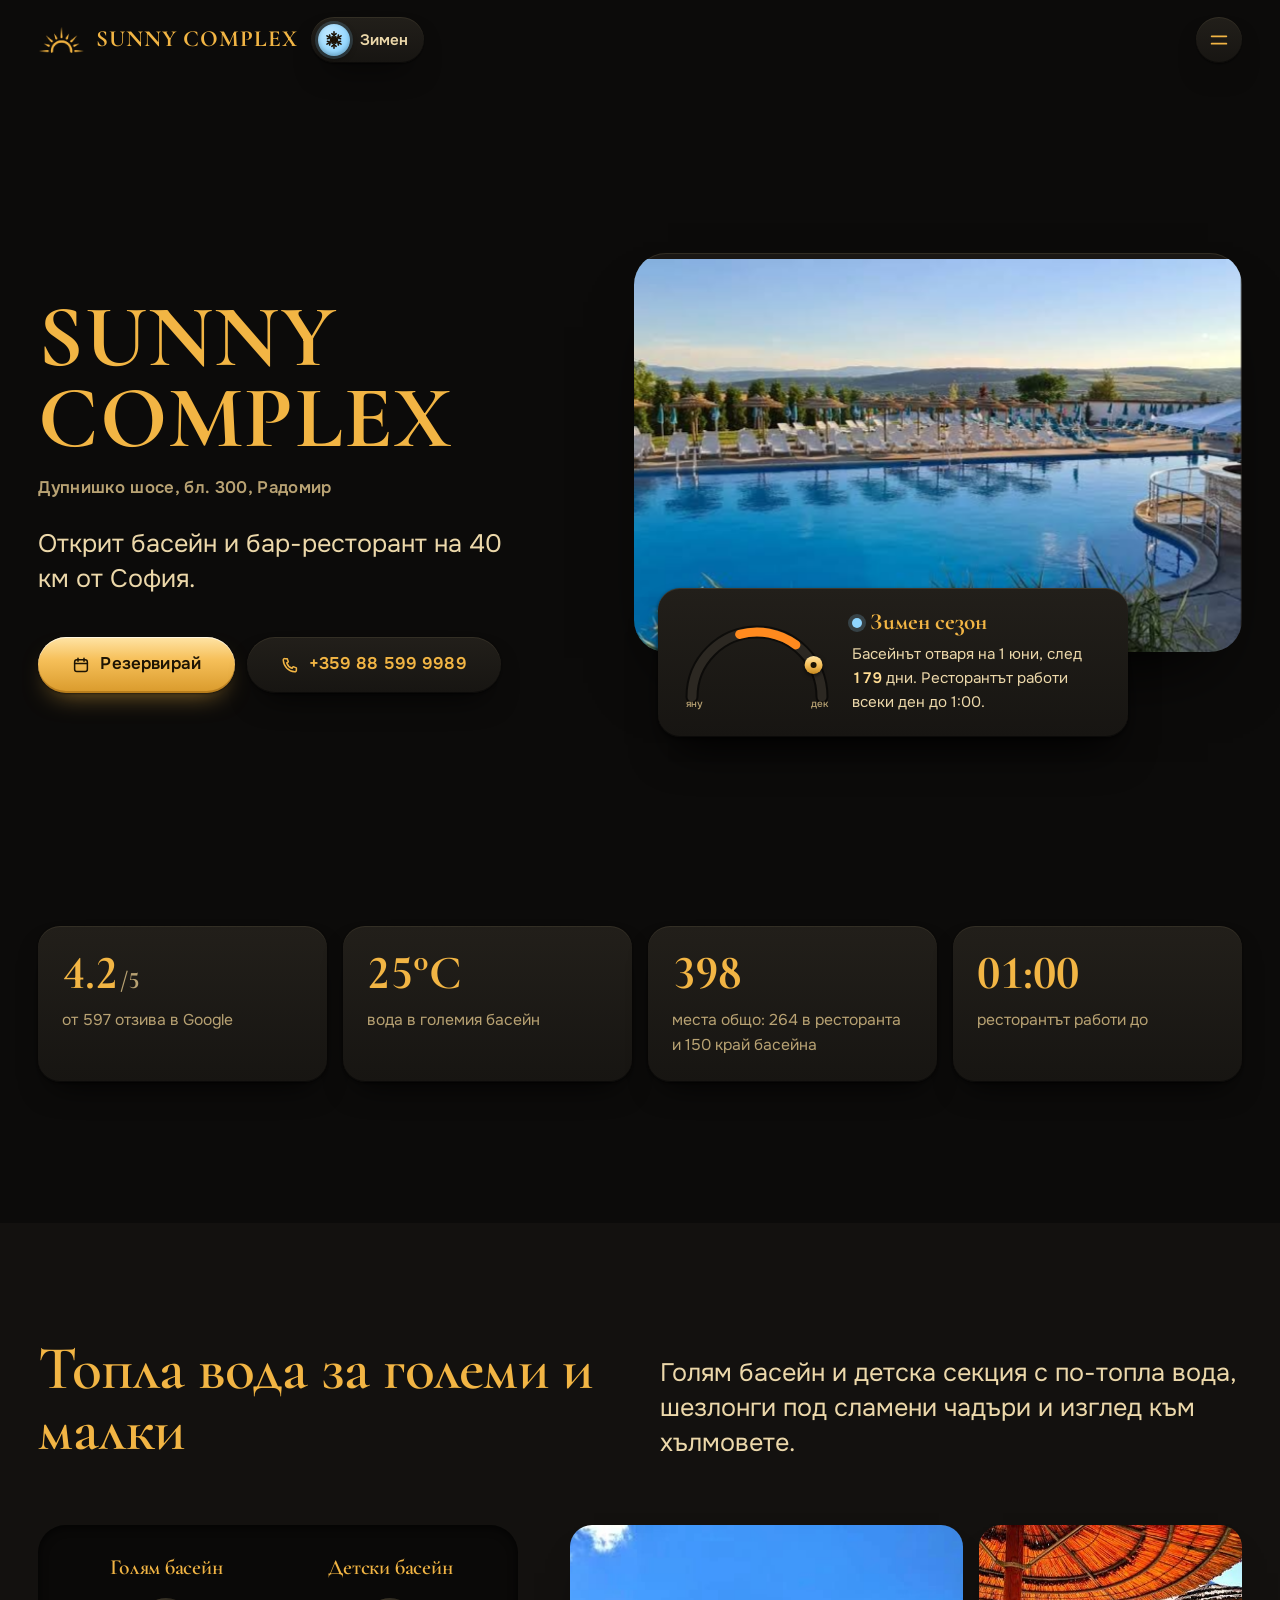
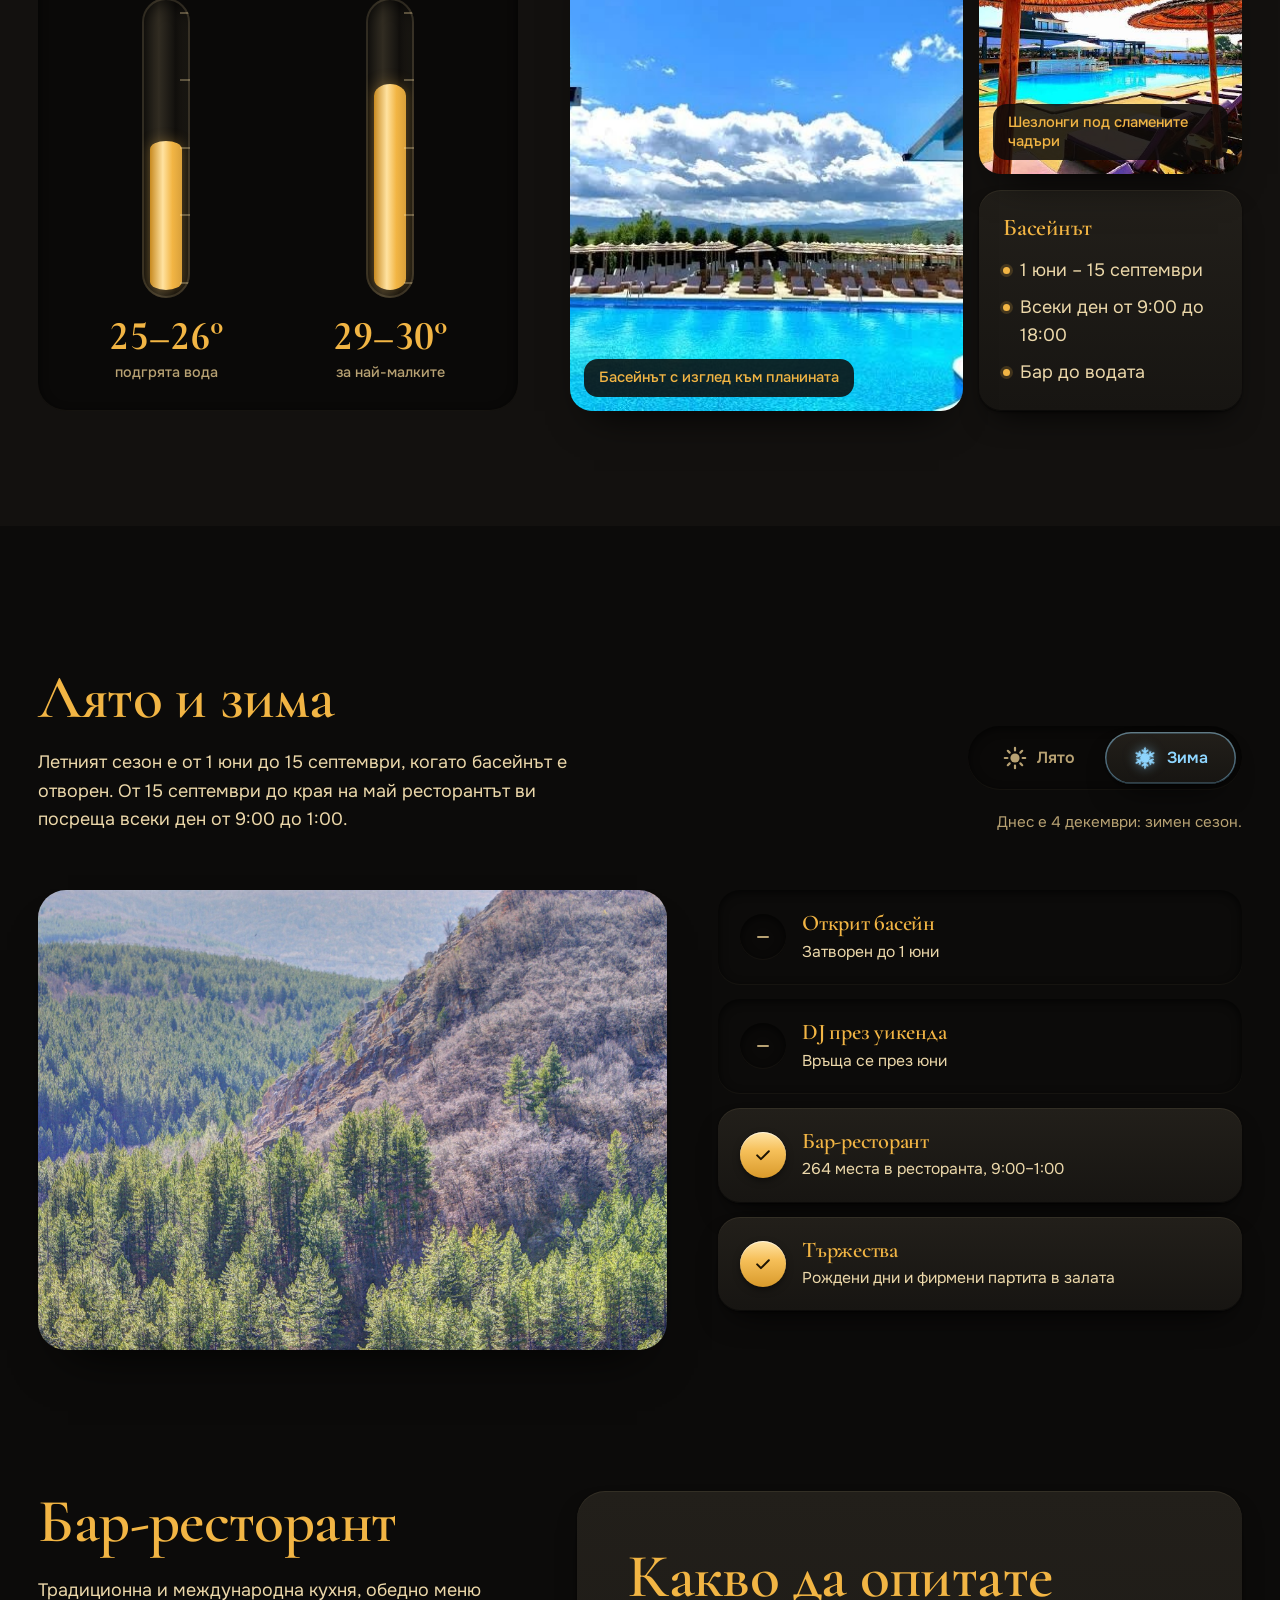
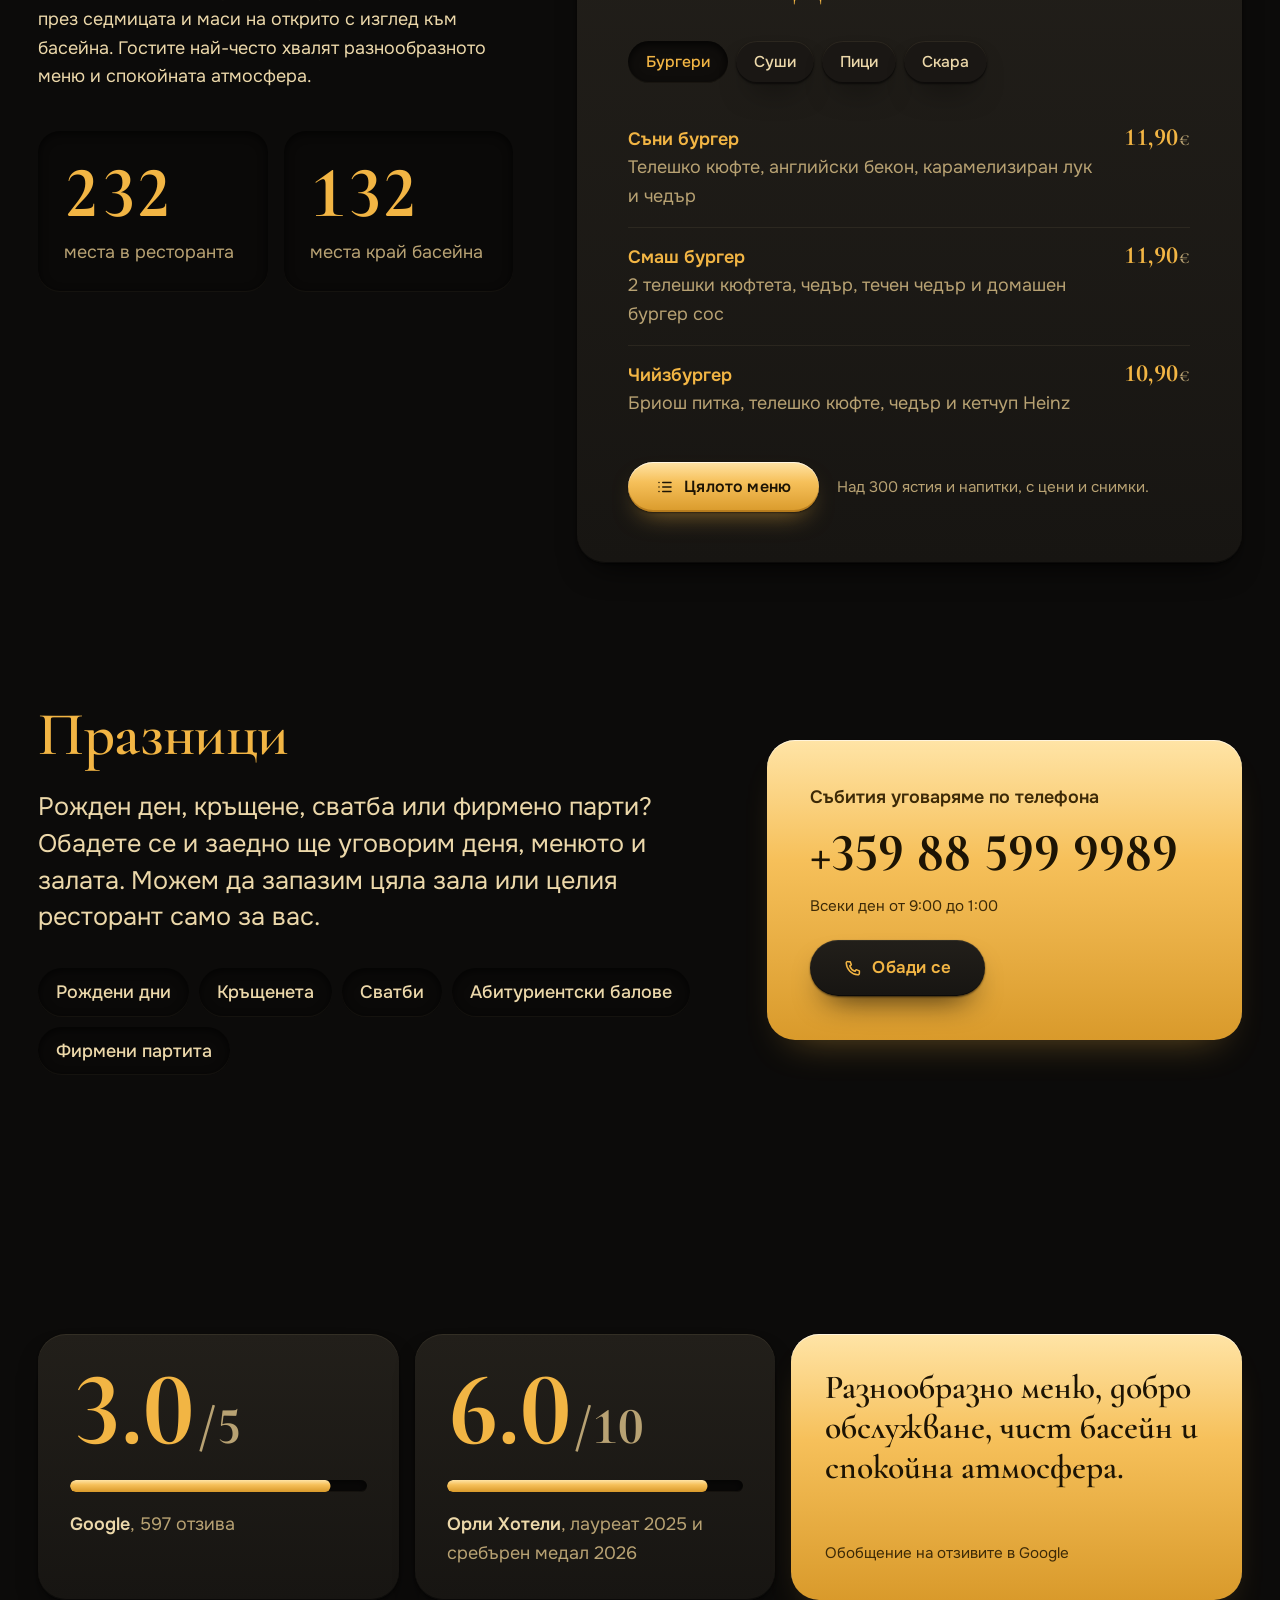
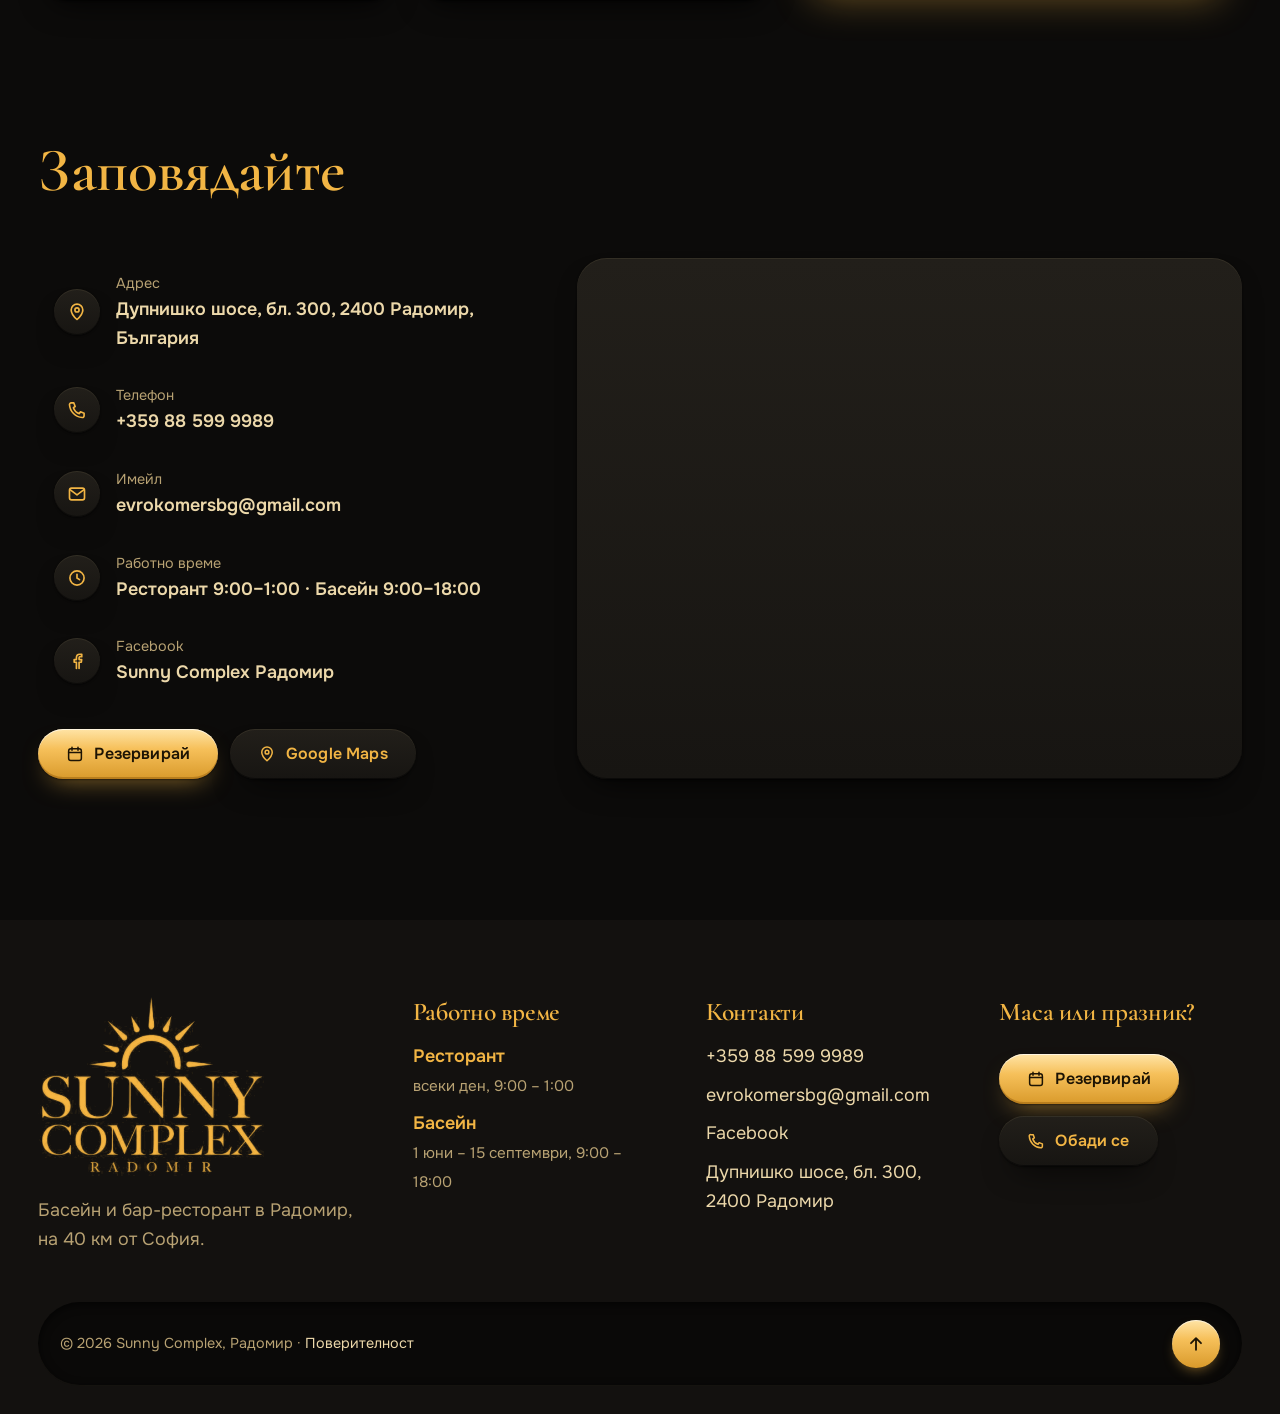
<file: sites/SunnyComplex/index.html>
<!doctype html>
<html lang="bg" data-season="summer">
<head>
<meta charset="utf-8">
<meta name="viewport" content="width=device-width, initial-scale=1, maximum-scale=1, user-scalable=no">
<script src="assets/serve.js" data-route="/"></script>
<title>Sunny Complex – Радомир</title>
<meta name="description" content="Sunny Complex в Радомир – открит басейн с детска секция, бар-ресторант и общо 414 места: 264 в ресторанта и 150 край басейна. На 40 км от София.">
<meta name="theme-color" content="#0c0b0a">
<meta property="og:type" content="website">
<meta property="og:site_name" content="Sunny Complex">
<meta property="og:locale" content="bg_BG">
<meta property="og:title" content="Sunny Complex – Радомир">
<meta property="og:description" content="Sunny Complex в Радомир – открит басейн с детска секция, бар-ресторант и общо 414 места: 264 в ресторанта и 150 край басейна. На 40 км от София.">
<meta property="og:url" content="https://izu83.github.io/SunnyComplex/">
<meta property="og:image" content="https://izu83.github.io/SunnyComplex/assets/share.jpg">
<meta property="og:image:width" content="1080">
<meta property="og:image:height" content="566">
<meta property="og:image:alt" content="Басейнът и ресторантът на Sunny Complex в Радомир">
<meta name="twitter:card" content="summary_large_image">
<link rel="apple-touch-icon" href="assets/icon-180.png">
<link rel="icon" href="assets/logo-sun.png">
<link rel="preconnect" href="https://fonts.googleapis.com">
<link rel="preconnect" href="https://fonts.gstatic.com" crossorigin>
<link href="https://fonts.googleapis.com/css2?family=Cormorant+Garamond:wght@500;600;700&family=Onest:wght@400;500;600&display=swap" rel="stylesheet">
<style>
  @property --season { syntax: "<color>"; inherits: true; initial-value: #ff8a1e; }

  :root {
    color-scheme: dark;
    --bg: #0c0b0a;
    --bg-2: #13110f;
    --bg-3: #1a1714;
    --gold: #f2b544;
    --gold-hi: #ffdc93;
    --gold-deep: #b98325;
    --text: #ecd8aa;
    --text-dim: #b8a273;
    --summer: #ff8a1e;
    --winter: #8fd6ff;
    --season: var(--summer);

    --font-display: "Cormorant Garamond", Georgia, serif;
    --font-text: "Onest", system-ui, sans-serif;

    --step-0: clamp(1rem, .96rem + .2vw, 1.125rem);
    --step-1: clamp(1.25rem, 1.1rem + .6vw, 1.6rem);
    --step-2: clamp(2.3rem, 1.6rem + 2.8vw, 4.2rem);
    --step-3: clamp(3rem, 1.5rem + 5vw, 7rem);

    --margin: clamp(16px, 3vw, 40px);
    --gap-section: clamp(96px, 11vw, 180px);
    --radius: 22px;

    --surface: linear-gradient(180deg, #221f1a, #171512);
    --raised:
      inset 0 1px 0 rgba(255, 228, 170, .08),
      inset 0 -1px 0 rgba(0, 0, 0, .5),
      0 1px 2px rgba(0, 0, 0, .6),
      0 16px 32px -16px rgba(0, 0, 0, .95);
    --raised-hover:
      inset 0 1px 0 rgba(255, 228, 170, .12),
      inset 0 -1px 0 rgba(0, 0, 0, .5),
      0 2px 4px rgba(0, 0, 0, .6),
      0 26px 44px -18px rgba(0, 0, 0, 1);
    --pressed: inset 0 3px 8px rgba(0, 0, 0, .75), inset 0 -1px 0 rgba(255, 228, 170, .06);
    --well: inset 0 2px 10px rgba(0, 0, 0, .7), inset 0 -1px 0 rgba(255, 228, 170, .07);
    --gold-metal: linear-gradient(180deg, #ffe4a6 0%, #f6c05a 40%, #d99a2b 100%);

    --ease-out: cubic-bezier(.16, 1, .3, 1);
    --ease-inout: cubic-bezier(.65, 0, .35, 1);

    transition: --season 1s var(--ease-inout);
  }
  :root[data-season="winter"] { --season: var(--winter); }

  * { box-sizing: border-box; touch-action: pan-x pan-y; }
  html { scroll-behavior: smooth; -webkit-text-size-adjust: 100%; }
  body {
    margin: 0; background: var(--bg); color: var(--text);
    font: 400 var(--step-0)/1.6 var(--font-text);
    -webkit-font-smoothing: antialiased; overflow-x: hidden;
  }
  img { display: block; max-width: 100%; }
  a { color: inherit; }
  h1, h2, h3 { font-family: var(--font-display); font-weight: 600; color: var(--gold); margin: 0; line-height: 1; letter-spacing: -.01em; }
  /* The display face's Bulgarian letterforms read as italic; keep the upright set */
  h1, h2, h3, .mark, .dial strong, .fact b, .seat b, .score b, .gauge .reading, .said p { font-feature-settings: "locl" 0; }
  h2 { font-size: var(--step-2); }
  h3 { font-size: var(--step-1); line-height: 1.15; }
  p { margin: 0; }
  :focus-visible { outline: 2px solid var(--gold); outline-offset: 3px; border-radius: 8px; }
  ::selection { background: var(--gold); color: #1d1404; }

  .frame { padding-inline: var(--margin); max-width: 1440px; margin-inline: auto; }
  section { padding-top: var(--gap-section); }

  /* ---------- Buttons ---------- */
  .btn {
    display: inline-flex; align-items: center; justify-content: center; gap: 10px;
    padding: 16px 28px; border: 0; border-radius: 999px; cursor: pointer;
    font: 600 1rem/1 var(--font-text); text-decoration: none; letter-spacing: .01em;
    color: #1d1404; background: var(--gold-metal);
    box-shadow: inset 0 1px 0 rgba(255,255,255,.65), inset 0 -2px 0 rgba(120,70,0,.35),
                0 1px 2px rgba(0,0,0,.5), 0 12px 26px -12px rgba(242,181,68,.6);
    transition: transform .4s var(--ease-out), box-shadow .4s var(--ease-out), filter .4s var(--ease-out);
  }
  .btn:hover { transform: translateY(-2px); filter: brightness(1.05); }
  .btn:active { transform: translateY(1px); box-shadow: inset 0 3px 7px rgba(90,50,0,.45); transition-duration: .08s; }
  .btn.dark { color: var(--gold); background: var(--surface); box-shadow: var(--raised); }
  .btn.dark:hover { box-shadow: var(--raised-hover); filter: none; }
  .btn.dark:active { box-shadow: var(--pressed); }
  .btn svg { width: 18px; height: 18px; flex: none; }
  .btn.big { padding: 19px 34px; font-size: 1.06rem; }

  /* ---------- Header ---------- */
  .bar { position: fixed; inset: 0 0 auto; z-index: 50; transition: transform .6s var(--ease-out), background-color .5s var(--ease-out), box-shadow .5s var(--ease-out); }
  .bar.scrolled { background: rgba(12, 11, 10, .94); box-shadow: 0 1px 0 rgba(255,228,170,.05), 0 14px 30px -20px rgba(0,0,0,1); }
  .bar.hidden { transform: translateY(-100%); }
  .bar .frame { display: flex; align-items: center; gap: 22px; height: 80px; }
  .mark { display: flex; align-items: center; gap: 12px; text-decoration: none; color: var(--gold); font: 700 1.45rem/1 var(--font-display); letter-spacing: .04em; text-transform: uppercase; white-space: nowrap; }
  .mark img { width: 46px; height: auto; transition: transform 1.2s var(--ease-out); }
  .mark:hover img { transform: translateY(-3px) rotate(-4deg); }
  .links { display: flex; gap: 2px; margin: 0 0 0 auto; padding: 0; list-style: none; }
  .links a { display: block; padding: 10px 13px; border-radius: 999px; text-decoration: none; font-weight: 500; color: var(--text); transition: background-color .3s var(--ease-out), color .3s var(--ease-out); }
  .links a:hover { background: rgba(242,181,68,.09); color: var(--gold-hi); }

  .season-badge {
    display: inline-flex; align-items: center; gap: 10px; padding: 7px 16px 7px 7px; border-radius: 999px;
    background: var(--surface); box-shadow: var(--raised); color: var(--text);
    font-weight: 600; font-size: .95rem; white-space: nowrap; text-decoration: none;
    transition: box-shadow .4s var(--ease-out), transform .4s var(--ease-out);
  }
  .season-badge:hover { box-shadow: var(--raised-hover); transform: translateY(-1px); }
  .season-badge .disc {
    position: relative; width: 32px; height: 32px; border-radius: 50%; display: grid; place-items: center;
    background: radial-gradient(circle at 35% 30%, color-mix(in oklab, var(--season), white 40%), var(--season) 72%);
    box-shadow: inset 0 -2px 4px rgba(0,0,0,.25), 0 0 0 3px color-mix(in oklab, var(--season), transparent 82%), 0 2px 6px rgba(0,0,0,.6);
    color: #1b1206;
  }
  .season-badge .disc svg { position: absolute; width: 20px; height: 20px; transition: opacity .6s var(--ease-out), transform .9s var(--ease-out); }
  [data-season="summer"] .season-badge .ico-snow,
  [data-season="winter"] .season-badge .ico-sun { opacity: 0; transform: rotate(-120deg) scale(.3); }
  .menu-btn { display: none; }

  /* ---------- Hero ---------- */
  .hero { padding-top: 120px; }
  .hero-grid {
    display: grid; grid-template-columns: minmax(0, 5fr) minmax(0, 6fr);
    gap: clamp(48px, 7vw, 128px); align-items: center; min-height: calc(100svh - 150px);
  }
  .hero h1 { font-size: var(--step-3); font-weight: 700; text-transform: uppercase; letter-spacing: .015em; line-height: .92; }
  .hero h1 span { display: block; }
  .hero .place { margin-top: 18px; font: 600 1.05rem var(--font-text); color: var(--text-dim); letter-spacing: .02em; }
  .hero .lede { font-size: var(--step-1); line-height: 1.4; max-width: 28ch; margin-top: 28px; color: var(--text); }
  .hero .actions { display: flex; flex-wrap: wrap; gap: 12px; margin-top: 40px; }

  .hero-media { position: relative; }
  .hero-photo {
    position: relative; overflow: hidden; border-radius: calc(var(--radius) + 10px); aspect-ratio: 16 / 10.5;
    box-shadow: 0 1px 0 rgba(255,228,170,.1) inset, 0 40px 70px -34px rgba(0,0,0,1);
    background: var(--bg-3);
  }
  .hero-photo img { position: absolute; inset: -4% 0; width: 100%; height: 108%; object-fit: cover; object-position: 12% 50%; will-change: transform; }

  .dial {
    position: relative; z-index: 2; margin: -64px 0 0 clamp(16px, 4%, 40px); max-width: 470px;
    display: grid; grid-template-columns: 150px 1fr; gap: 20px; align-items: center;
    padding: 22px 24px; border-radius: var(--radius);
    background: var(--surface); box-shadow: var(--raised-hover);
  }
  .dial svg { width: 150px; height: 90px; overflow: visible; }
  .dial .groove { fill: none; stroke: #000; stroke-width: 13; stroke-linecap: round; opacity: .55; }
  .dial .track { fill: none; stroke: #2c2822; stroke-width: 9; stroke-linecap: round; }
  .dial .summer-band { fill: none; stroke: var(--summer); stroke-width: 9; stroke-linecap: round; }
  .dial .knob circle:first-child { fill: url(#knobGold); filter: drop-shadow(0 2px 2px rgba(0,0,0,.6)); }
  .dial .knob circle:last-child { fill: #1d1404; }
  .dial .tick { font: 500 10px var(--font-text); fill: var(--text-dim); }
  .dial strong { display: flex; align-items: center; gap: 8px; font: 700 1.45rem/1.1 var(--font-display); color: var(--gold); }
  .dial strong i { width: 10px; height: 10px; border-radius: 50%; background: var(--season); box-shadow: 0 0 0 4px color-mix(in oklab, var(--season), transparent 80%); }
  .dial p { font-size: .95rem; margin-top: 6px; }
  .dial .count { font-variant-numeric: lining-nums tabular-nums; font-weight: 600; color: var(--gold-hi); }

  .facts { display: grid; grid-template-columns: repeat(4, 1fr); gap: 16px; margin-top: 56px; }
  .fact { padding: 24px; border-radius: var(--radius); background: var(--surface); box-shadow: var(--raised); }
  .fact b { display: block; font: 700 clamp(2.2rem, 1.7rem + 1.6vw, 3.2rem)/1 var(--font-display); color: var(--gold); font-variant-numeric: lining-nums tabular-nums; }
  .of { font-size: .5em; color: var(--text-dim); margin-left: .06em; letter-spacing: 0; }
  .fact > span { display: block; margin-top: 10px; color: var(--text-dim); font-size: .98rem; }

  /* ---------- Pool ---------- */
  .pool { margin-top: var(--gap-section); padding-block: clamp(80px, 9vw, 140px); background: var(--bg-2); }
  .pool-head { display: grid; grid-template-columns: 1fr 1fr; gap: 40px; align-items: end; }
  .pool-head p { font-size: var(--step-1); line-height: 1.4; max-width: 34ch; }
  .pool-grid { display: grid; grid-template-columns: minmax(0, 5fr) minmax(0, 7fr); gap: clamp(24px, 4vw, 56px); margin-top: 64px; align-items: stretch; }

  .gauges { display: grid; grid-template-columns: 1fr 1fr; gap: 16px; padding: 30px 24px; border-radius: calc(var(--radius) + 6px); background: #0a0908; box-shadow: var(--well); }
  .gauge { display: grid; grid-template-rows: auto 1fr auto; justify-items: center; gap: 18px; text-align: center; }
  .gauge h3 { font-size: 1.35rem; }
  .tube {
    position: relative; width: 48px; height: 300px; border-radius: 24px; overflow: hidden;
    background: linear-gradient(90deg, rgba(255,228,170,.04), rgba(255,228,170,.16) 35%, rgba(255,228,170,.03) 70%, rgba(255,228,170,.09));
    box-shadow: inset 0 0 0 2px rgba(255,228,170,.14), inset 0 6px 14px rgba(0,0,0,.6);
  }
  .tube .fill {
    position: absolute; left: 8px; right: 8px; bottom: 8px; height: calc(100% - 16px); border-radius: 16px;
    background: linear-gradient(90deg, #c88a20, #ffe2a0 40%, #f2b544 70%, #d9a03a);
    box-shadow: 0 0 18px rgba(242,181,68,.35);
    transform-origin: bottom; transform: scaleY(0); transition: transform 2.2s var(--ease-out);
  }
  .tube .marks { position: absolute; inset: 14px 0; display: flex; flex-direction: column; justify-content: space-between; pointer-events: none; }
  .tube .marks i { display: block; width: 10px; height: 2px; margin-left: auto; background: rgba(255,228,170,.3); }
  .gauge .reading { font: 700 clamp(2rem, 1.6rem + 1.2vw, 2.8rem)/1 var(--font-display); color: var(--gold); font-variant-numeric: lining-nums tabular-nums; }
  .gauge .reading small { display: block; font: 500 .9rem var(--font-text); color: var(--text-dim); margin-top: 6px; }

  .pool-photos { display: grid; grid-template-columns: 3fr 2fr; grid-template-rows: 1fr auto; gap: 16px; }
  .pool-photos figure { margin: 0; position: relative; overflow: hidden; border-radius: var(--radius); background: var(--bg-3); box-shadow: 0 24px 40px -24px rgba(0,0,0,1); }
  .pool-photos figure img { width: 100%; height: 100%; object-fit: cover; transition: transform 1.6s var(--ease-out); }
  .pool-photos figure:hover img { transform: scale(1.05); }
  .pool-photos .big { grid-row: span 2; min-height: 460px; }
  .pool-photos figcaption {
    position: absolute; left: 14px; bottom: 14px; right: 14px; width: fit-content; padding: 9px 15px; border-radius: 14px;
    background: rgba(12,11,10,.86); color: var(--gold); font-size: .92rem; font-weight: 500; line-height: 1.3;
  }
  .hours { border-radius: var(--radius); padding: 24px; background: var(--surface); box-shadow: var(--raised); }
  .hours h3 { font-size: 1.5rem; }
  .hours ul { list-style: none; padding: 0; margin: 14px 0 0; display: grid; gap: 8px; }
  .hours li { display: flex; gap: 10px; align-items: baseline; }
  .hours li::before { content: ""; width: 7px; height: 7px; border-radius: 50%; background: var(--gold); flex: none; transform: translateY(-2px); box-shadow: 0 0 0 3px rgba(242,181,68,.18); }

  /* ---------- Seasons ---------- */
  .seasons-head { display: flex; justify-content: space-between; align-items: end; gap: 32px; flex-wrap: wrap; }
  .seasons-head p { max-width: 48ch; margin-top: 20px; }
  .switch { position: relative; display: inline-grid; grid-template-columns: 1fr 1fr; padding: 6px; border-radius: 999px; background: #0a0908; box-shadow: var(--well); }
  .switch button {
    position: relative; z-index: 1; display: inline-flex; align-items: center; justify-content: center; gap: 10px;
    padding: 14px 28px; border: 0; border-radius: 999px; background: none; cursor: pointer;
    font: 600 1rem var(--font-text); color: var(--text-dim); transition: color .6s var(--ease-out);
  }
  .switch button svg { width: 24px; height: 24px; color: var(--text-dim); transition: color .6s var(--ease-out), transform .9s var(--ease-out), filter .6s var(--ease-out); }
  .switch button:hover svg { transform: rotate(25deg); }
  .switch button[data-season="summer"][aria-pressed="true"] { color: var(--summer); }
  .switch button[data-season="winter"][aria-pressed="true"] { color: var(--winter); }
  .switch button[data-season="summer"][aria-pressed="true"] svg { color: var(--summer); filter: drop-shadow(0 0 6px rgba(255,138,30,.55)); transform: rotate(45deg); }
  .switch button[data-season="winter"][aria-pressed="true"] svg { color: var(--winter); filter: drop-shadow(0 0 6px rgba(143,214,255,.55)); transform: rotate(60deg); }
  .switch .thumb {
    position: absolute; top: 6px; bottom: 6px; left: 6px; width: calc(50% - 6px); border-radius: 999px;
    background: var(--surface); box-shadow: var(--raised);
    transition: transform .8s var(--ease-out), box-shadow .8s var(--ease-out);
  }
  .switch[data-active="summer"] .thumb { box-shadow: var(--raised), inset 0 0 0 1.5px rgba(255,138,30,.45); }
  .switch[data-active="winter"] .thumb { transform: translateX(100%); box-shadow: var(--raised), inset 0 0 0 1.5px rgba(143,214,255,.45); }
  .today-note { font-size: .95rem; color: var(--text-dim); margin-top: 12px; text-align: right; }

  .season-panel { display: grid; grid-template-columns: minmax(0, 6fr) minmax(0, 5fr); gap: clamp(24px, 4vw, 56px); margin-top: 56px; align-items: stretch; }
  .season-media { position: relative; border-radius: calc(var(--radius) + 6px); overflow: hidden; min-height: 460px; background: var(--bg-3); box-shadow: 0 30px 50px -30px rgba(0,0,0,1); }
  .season-media img { position: absolute; inset: 0; width: 100%; height: 100%; object-fit: cover; transition: opacity 1.1s var(--ease-inout), transform 1.8s var(--ease-out); }
  .season-media img[data-for="winter"] { opacity: 0; transform: scale(1.06); }
  [data-preview="winter"] .season-media img[data-for="winter"] { opacity: 1; transform: none; }
  [data-preview="winter"] .season-media img[data-for="summer"] { opacity: 0; transform: scale(1.06); }

  .season-list { display: grid; gap: 14px; align-content: start; }
  .season-item {
    display: grid; grid-template-columns: 46px 1fr; gap: 16px; align-items: center; padding: 20px 22px; border-radius: var(--radius);
    background: var(--surface); box-shadow: var(--raised);
    transition: opacity .7s var(--ease-out), box-shadow .5s var(--ease-out), background .5s var(--ease-out);
  }
  .season-item .state { width: 46px; height: 46px; border-radius: 50%; display: grid; place-items: center; background: #0a0908; box-shadow: var(--well); color: var(--text-dim); transition: background .6s var(--ease-out), color .6s var(--ease-out); }
  .season-item .state svg { width: 20px; height: 20px; }
  .season-item.on .state { background: var(--gold-metal); color: #1d1404; box-shadow: inset 0 1px 0 rgba(255,255,255,.6), 0 3px 8px -2px rgba(0,0,0,.7); }
  .season-item.off { opacity: .55; background: transparent; box-shadow: var(--well); }
  .season-item h3 { font-size: 1.4rem; }
  .season-item .when { display: block; margin-top: 4px; font-size: .98rem; }

  /* ---------- Restaurant ---------- */
  .resto { display: grid; grid-template-columns: minmax(0, 5fr) minmax(0, 7fr); gap: clamp(24px, 5vw, 80px); align-items: start; }
  .resto-text { margin-top: 24px; max-width: 40ch; }
  .seats { display: grid; grid-template-columns: 1fr 1fr; gap: 16px; margin-top: 40px; }
  .seat { padding: 26px; border-radius: var(--radius); background: #0a0908; box-shadow: var(--well); }
  .seat b { display: block; font: 700 clamp(3rem, 2.3rem + 2.8vw, 5rem)/1 var(--font-display); color: var(--gold); font-variant-numeric: lining-nums tabular-nums; }
  .seat span { display: block; margin-top: 8px; color: var(--text-dim); }
  .resto-hours { display: flex; align-items: center; gap: 14px; margin-top: 16px; padding: 18px 22px; border-radius: var(--radius); background: var(--surface); box-shadow: var(--raised); }
  .resto-hours svg { width: 22px; height: 22px; color: var(--gold); flex: none; }
  .resto-hours b { color: var(--gold); font-weight: 600; }

  .menu-card { padding: clamp(28px, 4vw, 52px); border-radius: calc(var(--radius) + 6px); background: var(--surface); box-shadow: var(--raised); }
  .menu-card h3 { font-size: var(--step-2); }
  .menu-tabs { display: flex; flex-wrap: wrap; gap: 8px; margin-top: 28px; }
  .menu-tabs button {
    border: 0; cursor: pointer; padding: 11px 18px; border-radius: 999px; font: 500 .98rem var(--font-text); color: var(--text);
    background: var(--bg-3); box-shadow: var(--raised); transition: box-shadow .35s var(--ease-out), color .35s var(--ease-out), transform .35s var(--ease-out);
  }
  .menu-tabs button:hover { transform: translateY(-1px); color: var(--gold-hi); }
  .menu-tabs button[aria-selected="true"] { box-shadow: var(--pressed); color: var(--gold); background: #0f0d0b; transform: none; }
  .menu-pane { margin-top: 26px; }
  .menu-pane[hidden] { display: none; }
  .menu-row { display: grid; grid-template-columns: 1fr auto; gap: 16px; padding-block: 16px; animation: rise .7s var(--ease-out) both; }
  .menu-row + .menu-row { box-shadow: inset 0 1px 0 rgba(255,228,170,.07); }
  .menu-row:nth-child(2) { animation-delay: .07s; } .menu-row:nth-child(3) { animation-delay: .14s; }
  .menu-row b { font-weight: 600; color: var(--gold); }
  .menu-row span { color: var(--text-dim); }
  .menu-row .tag { font-size: .9rem; white-space: nowrap; }
  .menu-row .cost { font: 700 1.55rem/1 var(--font-display); color: var(--gold); font-variant-numeric: lining-nums tabular-nums; white-space: nowrap; font-feature-settings: "locl" 0; }
  .menu-row .cost small { font-size: .62em; margin-left: .12em; color: var(--text-dim); }
  .menu-cta { display: flex; align-items: center; gap: 18px; flex-wrap: wrap; margin-top: 28px; }
  .menu-note { font-size: .95rem; color: var(--text-dim); }
  @keyframes rise { from { opacity: 0; transform: translateY(14px); } }

  /* ---------- Ratings ---------- */
  .events { display: grid; grid-template-columns: minmax(0, 7fr) minmax(0, 5fr); gap: clamp(24px, 5vw, 80px); align-items: center; }
  .events-text { margin-top: 24px; max-width: 44ch; font-size: var(--step-1); line-height: 1.45; }
  .occasions { display: flex; flex-wrap: wrap; gap: 10px; margin: 32px 0 0; padding: 0; list-style: none; }
  .occasions li { padding: 10px 18px; border-radius: 999px; background: #0a0908; box-shadow: var(--well); color: var(--text); font-weight: 500; }
  .call-plate { display: grid; gap: 14px; justify-items: start; padding: clamp(28px, 3.4vw, 44px); border-radius: calc(var(--radius) + 6px); background: var(--gold-metal); color: #1d1404; box-shadow: inset 0 1px 0 rgba(255,255,255,.6), 0 20px 40px -24px rgba(242,181,68,.45); }
  .call-plate .cp-k { font-weight: 600; color: #3d2a07; }
  .call-plate .cp-num { font: 700 clamp(2.2rem, 1.6rem + 2.2vw, 3.4rem)/1 var(--font-display); color: #1d1404; text-decoration: none; font-variant-numeric: lining-nums; font-feature-settings: "lnum" 1, "locl" 0; white-space: nowrap; }
  .call-plate .cp-s { color: #3d2a07; font-size: .95rem; }
  .call-plate .btn { margin-top: 8px; }
  .ratings { display: grid; grid-template-columns: minmax(0, 4fr) minmax(0, 4fr) minmax(0, 5fr); gap: 16px; margin-top: 56px; }
  .score { padding: 32px; border-radius: calc(var(--radius) + 6px); background: var(--surface); box-shadow: var(--raised); }
  .score b { display: block; font: 700 clamp(4.2rem, 3rem + 4.4vw, 7.4rem)/.85 var(--font-display); color: var(--gold); font-variant-numeric: lining-nums tabular-nums; }
  .score .meter { height: 12px; border-radius: 999px; margin-top: 26px; background: #0a0908; box-shadow: var(--well); overflow: hidden; }
  .score .meter i { display: block; height: 100%; border-radius: inherit; background: var(--gold-metal); transform-origin: left; transform: scaleX(0); transition: transform 2s var(--ease-out); }
  .score p { margin-top: 18px; color: var(--text-dim); }
  .score p strong { color: var(--text); font-weight: 600; }
  .said { margin: 0; padding: 34px; border-radius: calc(var(--radius) + 6px); background: var(--gold-metal); color: #1d1404; display: flex; flex-direction: column; justify-content: space-between; gap: 24px; box-shadow: inset 0 1px 0 rgba(255,255,255,.6), 0 20px 40px -24px rgba(242,181,68,.45); }
  .said p { font: 600 clamp(1.6rem, 1.3rem + 1vw, 2.2rem)/1.2 var(--font-display); }
  .said footer { font-size: .95rem; color: #3d2a07; }

  /* ---------- Contact ---------- */
  .contact { display: grid; grid-template-columns: minmax(0, 5fr) minmax(0, 7fr); gap: clamp(24px, 5vw, 80px); margin-top: 56px; align-items: stretch; }
  .contact dl { margin: 0; display: grid; gap: 4px; }
  .contact .row { display: grid; grid-template-columns: 46px 1fr; gap: 16px; align-items: center; padding: 14px 16px; border-radius: 18px; text-decoration: none; transition: background-color .35s var(--ease-out), transform .5s var(--ease-out); }
  a.row:hover { background: rgba(242,181,68,.07); transform: translateX(4px); }
  .contact .ic { width: 46px; height: 46px; border-radius: 50%; display: grid; place-items: center; background: var(--surface); box-shadow: var(--raised); color: var(--gold); }
  .contact .ic svg { width: 20px; height: 20px; }
  .contact dt { font-size: .9rem; color: var(--text-dim); }
  .contact dd { margin: 0; font-weight: 600; color: var(--text); }
  .contact .actions { display: flex; gap: 12px; flex-wrap: wrap; margin-top: 28px; }
  .map-wrap { border-radius: calc(var(--radius) + 8px); padding: 10px; background: var(--surface); box-shadow: var(--raised); min-height: 440px; }
  .map-wrap iframe { width: 100%; height: 100%; min-height: 420px; border: 0; border-radius: var(--radius); display: block; filter: invert(.9) hue-rotate(180deg) sepia(.35) saturate(.9) brightness(.95); }

  /* ---------- Footer ---------- */
  .foot { margin-top: var(--gap-section); padding: 0 0 28px; background: var(--bg-2); }
  .foot-plate {
    display: grid; grid-template-columns: minmax(0, 4fr) repeat(3, minmax(0, 3fr)); gap: clamp(24px, 4vw, 56px);
    padding: clamp(48px, 6vw, 80px) 0 48px; align-items: start;
  }
  .foot-brand img { width: min(260px, 70%); height: auto; }
  .foot-brand p { margin-top: 20px; color: var(--text-dim); max-width: 30ch; }
  .foot h3 { font-size: 1.6rem; margin-bottom: 16px; }
  .foot ul { list-style: none; padding: 0; margin: 0; display: grid; gap: 10px; }
  .foot a { text-decoration: none; transition: color .3s var(--ease-out); }
  .foot a:hover { color: var(--gold-hi); }
  .foot .hrs b { display: block; color: var(--gold); font-weight: 600; }
  .foot .hrs span { color: var(--text-dim); font-size: .95rem; }
  .foot-cta { display: grid; gap: 12px; justify-items: start; }
  .foot-bottom {
    display: flex; align-items: center; justify-content: space-between; gap: 20px; flex-wrap: wrap;
    padding: 18px 22px; border-radius: 999px; background: #0a0908; box-shadow: var(--well);
    font-size: .9rem; color: var(--text-dim);
  }
  .foot-bottom a { color: var(--text); }
  .to-top {
    width: 48px; height: 48px; border: 0; border-radius: 50%; cursor: pointer; display: grid; place-items: center;
    background: var(--gold-metal); color: #1d1404; box-shadow: inset 0 1px 0 rgba(255,255,255,.6), 0 6px 14px -6px rgba(242,181,68,.6);
    transition: transform .5s var(--ease-out);
  }
  .to-top:hover { transform: translateY(-3px); }
  .to-top:active { transform: translateY(1px); box-shadow: inset 0 3px 7px rgba(90,50,0,.45); }
  .to-top svg { width: 20px; height: 20px; }

  /* ---------- Reveal ---------- */
  .js [data-reveal] { opacity: 0; transform: translate3d(0, 28px, 0); }
  .js [data-reveal].in { opacity: 1; transform: none; transition: opacity 1.1s var(--ease-out), transform 1.3s var(--ease-out); transition-delay: calc(var(--i, 0) * 85ms); }

  /* ---------- Tablet / phone ---------- */
  /* The header row is full on mid-size screens: tighter links, the short season label */
  @media (max-width: 1460px) {
    .bar .frame { gap: 14px; }
    .mark { flex: none; }
    .links a { padding: 10px 9px; }
    .season-badge .label-long { display: none; }
  }
  @media (max-width: 1280px) {
    .links { display: none; }
    .menu-btn { display: inline-grid; place-items: center; margin-left: auto; width: 46px; height: 46px; border: 0; border-radius: 50%; cursor: pointer; background: var(--surface); box-shadow: var(--raised); color: var(--gold); }
    .menu-btn:active { box-shadow: var(--pressed); }
    .menu-btn svg { width: 22px; height: 22px; }
    .bar .book-open { display: none; }
    .bar.open .links { display: grid; position: absolute; top: 80px; left: var(--margin); right: var(--margin); padding: 10px; gap: 2px; background: var(--bg-3); border-radius: var(--radius); box-shadow: 0 30px 60px -20px rgba(0,0,0,1); animation: rise .45s var(--ease-out); }
    .bar.open .links a { padding: 14px 16px; font-size: 1.05rem; }
  }
  @media (max-width: 1100px) {
    .hero-grid, .pool-head, .pool-grid, .season-panel, .resto, .events, .contact { grid-template-columns: 1fr; }
    .hero-grid { min-height: 0; gap: 48px; }
    .facts { grid-template-columns: repeat(2, 1fr); }
    .ratings { grid-template-columns: 1fr 1fr; }
    .said { grid-column: span 2; }
    .today-note { text-align: left; }
    .foot-plate { grid-template-columns: 1fr 1fr; }
  }
  @media (max-width: 640px) {
    .bar .frame { gap: 10px; height: 72px; }
    .mark { font-size: 1rem; gap: 7px; letter-spacing: .02em; }
    .mark img { width: 32px; }
    .season-badge { padding-right: 12px; font-size: .86rem; }
    .season-badge .label-long { display: none; }
    .hero { padding-top: 100px; }
    .hero .actions .btn { flex: 1 1 100%; }
    .dial { grid-template-columns: 1fr; gap: 8px; margin: -40px 12px 0; padding: 18px; }
    .dial svg { width: 100%; max-width: 220px; height: auto; }
    .gauges { padding: 22px 10px; }
    .tube { height: 240px; }
    .pool-photos { grid-template-columns: 1fr; }
    .pool-photos .big { grid-row: auto; min-height: 320px; }
    .pool-photos figure:not(.big) { min-height: 260px; }
    .switch { width: 100%; }
    .switch button { padding: 14px 12px; }
    .season-media { min-height: 320px; }
    .ratings { grid-template-columns: 1fr; }
    .said { grid-column: auto; }
    .map-wrap, .map-wrap iframe { min-height: 340px; }
    .foot-plate { grid-template-columns: 1fr; }
    .foot-bottom { border-radius: 22px; }
    .fields { grid-template-columns: 1fr; }
  }
  @media (prefers-reduced-motion: reduce) {
    *, *::before, *::after { animation-duration: .01ms !important; animation-iteration-count: 1 !important; transition-duration: .01ms !important; scroll-behavior: auto !important; }
    .js [data-reveal] { opacity: 1; transform: none; }
  }
</style>
</head>
<body>

<svg width="0" height="0" style="position:absolute" aria-hidden="true">
  <defs>
    <linearGradient id="knobGold" x1="0" y1="0" x2="0" y2="1"><stop offset="0" stop-color="#ffe4a6"/><stop offset=".5" stop-color="#f6c05a"/><stop offset="1" stop-color="#c88a20"/></linearGradient>
    <symbol id="i-sun" viewBox="0 0 24 24">
      <circle cx="12" cy="12" r="4.6" fill="currentColor"/>
      <g stroke="currentColor" stroke-width="2.2" stroke-linecap="round" fill="none">
        <path d="M12 1.8v2.6M12 19.6v2.6M1.8 12h2.6M19.6 12h2.6M4.8 4.8l1.85 1.85M17.35 17.35l1.85 1.85M4.8 19.2l1.85-1.85M17.35 6.65l1.85-1.85"/>
      </g>
    </symbol>
    <symbol id="i-snow" viewBox="0 0 24 24">
      <g stroke="currentColor" stroke-width="1.9" stroke-linecap="round" stroke-linejoin="round" fill="none">
        <g id="arm"><path d="M12 12V2.2"/><path d="M9.4 4.4 12 6.6l2.6-2.2"/><path d="M10.1 8.2 12 9.7l1.9-1.5"/></g>
        <use href="#arm" transform="rotate(60 12 12)"/>
        <use href="#arm" transform="rotate(120 12 12)"/>
        <use href="#arm" transform="rotate(180 12 12)"/>
        <use href="#arm" transform="rotate(240 12 12)"/>
        <use href="#arm" transform="rotate(300 12 12)"/>
      </g>
      <circle cx="12" cy="12" r="1.6" fill="currentColor"/>
    </symbol>
    <symbol id="i-phone" viewBox="0 0 24 24" fill="none" stroke="currentColor" stroke-width="2" stroke-linecap="round" stroke-linejoin="round"><path d="M5 3.5h3.2l1.6 4.3-2.1 1.4a11 11 0 0 0 7.1 7.1l1.4-2.1 4.3 1.6V19a2 2 0 0 1-2.2 2A16.5 16.5 0 0 1 3 5.7 2 2 0 0 1 5 3.5Z"/></symbol>
    <symbol id="i-cal" viewBox="0 0 24 24" fill="none" stroke="currentColor" stroke-width="2" stroke-linecap="round" stroke-linejoin="round"><rect x="3.5" y="5" width="17" height="15.5" rx="3"/><path d="M3.5 10h17M8 3v4M16 3v4"/></symbol>
    <symbol id="i-pin" viewBox="0 0 24 24" fill="none" stroke="currentColor" stroke-width="2" stroke-linecap="round" stroke-linejoin="round"><path d="M12 21s-7-6.2-7-11.5a7 7 0 0 1 14 0C19 14.8 12 21 12 21Z"/><circle cx="12" cy="9.5" r="2.5"/></symbol>
    <symbol id="i-mail" viewBox="0 0 24 24" fill="none" stroke="currentColor" stroke-width="2" stroke-linecap="round" stroke-linejoin="round"><rect x="3" y="5" width="18" height="14" rx="2.5"/><path d="m4 7 8 6 8-6"/></symbol>
    <symbol id="i-clock" viewBox="0 0 24 24" fill="none" stroke="currentColor" stroke-width="2" stroke-linecap="round"><circle cx="12" cy="12" r="8.5"/><path d="M12 7.5V12l3 2"/></symbol>
    <symbol id="i-fb" viewBox="0 0 24 24" fill="none" stroke="currentColor" stroke-width="2" stroke-linecap="round" stroke-linejoin="round"><path d="M14.5 21v-7.5h2.7l.4-3.2h-3.1V8.4c0-.9.3-1.6 1.6-1.6h1.6V4a21 21 0 0 0-2.4-.1c-2.4 0-4 1.4-4 4.1v2.3H8.6v3.2h2.7V21"/></symbol>
    <symbol id="i-check" viewBox="0 0 24 24" fill="none" stroke="currentColor" stroke-width="2.4" stroke-linecap="round" stroke-linejoin="round"><path d="m5 12.5 4.5 4.5L19 7.5"/></symbol>
    <symbol id="i-pause" viewBox="0 0 24 24" fill="none" stroke="currentColor" stroke-width="2.4" stroke-linecap="round"><path d="M6 12h12"/></symbol>
    <symbol id="i-list" viewBox="0 0 24 24" fill="none" stroke="currentColor" stroke-width="2" stroke-linecap="round"><path d="M9 6h11M9 12h11M9 18h11M4 6h.01M4 12h.01M4 18h.01"/></symbol>
    <symbol id="i-menu" viewBox="0 0 24 24" fill="none" stroke="currentColor" stroke-width="2" stroke-linecap="round"><path d="M4 8h16M4 16h16"/></symbol>
    <symbol id="i-x" viewBox="0 0 24 24" fill="none" stroke="currentColor" stroke-width="2.2" stroke-linecap="round"><path d="M6 6l12 12M18 6 6 18"/></symbol>
    <symbol id="i-up" viewBox="0 0 24 24" fill="none" stroke="currentColor" stroke-width="2.2" stroke-linecap="round" stroke-linejoin="round"><path d="M12 19V5M6 11l6-6 6 6"/></symbol>
  </defs>
</svg>

<header class="bar" id="bar">
  <div class="frame">
    <a href="#top" class="mark" aria-label="Sunny Complex, начало">
      <img src="assets/logo-sun.png" alt="" width="228" height="130">
      Sunny Complex
    </a>
    <ul class="links" id="links">
      <li><a href="#pool">Басейн</a></li>
      <li><a href="#seasons">Сезони</a></li>
      <li><a href="#restaurant">Ресторант</a></li>
      <li><a href="menu/">Меню</a></li>
      <li><a href="#events">Празници</a></li>
      <li><a href="#reviews">Отзиви</a></li>
      <li><a href="#contact">Контакти</a></li>
    </ul>
    <a href="#seasons" class="season-badge" aria-live="polite">
      <span class="disc" aria-hidden="true">
        <svg class="ico-sun"><use href="#i-sun"/></svg>
        <svg class="ico-snow"><use href="#i-snow"/></svg>
      </span>
      <span><span id="seasonWord">Летен</span><span class="label-long"> сезон</span></span>
    </a>
    <a href="reservation/" class="btn book-open"><svg aria-hidden="true"><use href="#i-cal"/></svg>Резервирай</a>
    <button class="menu-btn" id="menuBtn" aria-expanded="false" aria-controls="links" aria-label="Меню">
      <svg aria-hidden="true"><use href="#i-menu"/></svg>
    </button>
  </div>
</header>

<main id="top">

  <section class="hero">
    <div class="frame">
      <div class="hero-grid">
        <div>
          <h1 data-reveal><span>Sunny</span><span>Complex</span></h1>
          <p class="place" data-reveal style="--i:1">Дупнишко шосе, бл. 300, Радомир</p>
          <p class="lede" data-reveal style="--i:2">Открит басейн и бар-ресторант на 40 км от София.</p>
          <div class="actions" data-reveal style="--i:3">
            <a href="reservation/" class="btn big"><svg aria-hidden="true"><use href="#i-cal"/></svg>Резервирай</a>
            <a href="tel:+359885999989" class="btn big dark"><svg aria-hidden="true"><use href="#i-phone"/></svg>+359 88 599 9989</a>
          </div>
        </div>
        <div class="hero-media" data-reveal style="--i:1">
          <div class="hero-photo">
            <img id="heroImg" src="assets/pool-panorama.jpg" alt="Басейнът на Sunny Complex по залез, с шезлонги и сламени чадъри и хълмове на хоризонта" fetchpriority="high">
          </div>
          <div class="dial" aria-live="polite">
            <svg viewBox="0 0 150 90" role="img" aria-labelledby="dialTitle">
              <title id="dialTitle">Годината като дъга; оранжевата част е летният сезон</title>
              <path class="groove" d="M10 80 A65 65 0 0 1 140 80"/>
              <path class="track" d="M10 80 A65 65 0 0 1 140 80"/>
              <path class="summer-band" id="summerBand" d=""/>
              <g class="knob" id="knob"><circle r="9"/><circle r="3"/></g>
              <text class="tick" x="4" y="90">яну</text>
              <text class="tick" x="146" y="90" text-anchor="end">дек</text>
            </svg>
            <div>
              <strong><i></i><span id="dialHead">Летен сезон</span></strong>
              <p id="dialText">Басейнът е отворен всеки ден от 9:00 до 18:00.</p>
            </div>
          </div>
        </div>
      </div>

      <div class="facts">
        <div class="fact" data-reveal><b><span data-count="4.4" data-dec="1">4.4</span><small class="of">/5</small></b><span>от 597 отзива в Google</span></div>
        <div class="fact" data-reveal style="--i:1"><b><span data-count="26">26</span>°C</b><span>вода в големия басейн</span></div>
        <div class="fact" data-reveal style="--i:2"><b><span data-count="414">414</span></b><span>места общо: 264 в ресторанта и 150 край басейна</span></div>
        <div class="fact" data-reveal style="--i:3"><b>01:00</b><span>ресторантът работи до</span></div>
      </div>
    </div>
  </section>

  <section class="pool" id="pool">
    <div class="frame">
      <div class="pool-head">
        <h2 data-reveal>Топла вода за големи и малки</h2>
        <p data-reveal style="--i:1">Голям басейн и детска секция с по-топла вода, шезлонги под сламени чадъри и изглед към хълмовете.</p>
      </div>
      <div class="pool-grid">
        <div class="gauges" data-reveal>
          <div class="gauge">
            <h3>Голям басейн</h3>
            <div class="tube" role="meter" aria-valuemin="15" aria-valuemax="35" aria-valuenow="25.5" aria-label="Температура на големия басейн">
              <div class="fill" data-temp="25.5"></div>
              <div class="marks" aria-hidden="true"><i></i><i></i><i></i><i></i><i></i></div>
            </div>
            <div class="reading">25–26°<small>подгрята вода</small></div>
          </div>
          <div class="gauge">
            <h3>Детски басейн</h3>
            <div class="tube" role="meter" aria-valuemin="15" aria-valuemax="35" aria-valuenow="29.5" aria-label="Температура на детския басейн">
              <div class="fill" data-temp="29.5"></div>
              <div class="marks" aria-hidden="true"><i></i><i></i><i></i><i></i><i></i></div>
            </div>
            <div class="reading">29–30°<small>за най-малките</small></div>
          </div>
        </div>
        <div class="pool-photos">
          <figure class="big" data-reveal style="--i:1">
            <img src="assets/pool-view.jpg" alt="Басейнът под синьо небе с облаци, редици шезлонги и сламени чадъри, гледан от бара" loading="lazy">
            <figcaption>Басейнът с изглед към планината</figcaption>
          </figure>
          <figure data-reveal style="--i:2">
            <img src="assets/umbrellas.jpg" alt="Шезлонги под сламени чадъри до басейна, ресторантът е на заден план" loading="lazy">
            <figcaption>Шезлонги под сламените чадъри</figcaption>
          </figure>
          <div class="hours" data-reveal style="--i:3">
            <h3>Басейнът</h3>
            <ul>
              <li>1 юни – 15 септември</li>
              <li>Всеки ден от 9:00 до 18:00</li>
              <li>Бар до водата</li>
            </ul>
          </div>
        </div>
      </div>
    </div>
  </section>

  <section id="seasons">
    <div class="frame" id="seasonFrame" data-preview="summer">
      <div class="seasons-head">
        <div>
          <h2 data-reveal>Лято и зима</h2>
          <p data-reveal style="--i:1">Летният сезон е от 1 юни до 15 септември, когато басейнът е отворен. От 15 септември до края на май ресторантът ви посреща всеки ден от 9:00 до 1:00.</p>
        </div>
        <div data-reveal style="--i:2">
          <div class="switch" id="switch" data-active="summer" role="group" aria-label="Покажи сезон">
            <span class="thumb" aria-hidden="true"></span>
            <button type="button" data-season="summer" aria-pressed="true"><svg aria-hidden="true"><use href="#i-sun"/></svg>Лято</button>
            <button type="button" data-season="winter" aria-pressed="false"><svg aria-hidden="true"><use href="#i-snow"/></svg>Зима</button>
          </div>
          <p class="today-note" id="todayNote"></p>
        </div>
      </div>

      <div class="season-panel">
        <div class="season-media" data-reveal>
          <img data-for="summer" src="assets/pool-bar.jpg" alt="Остъклената сграда на ресторанта, бар в басейна и чадър, под синьо небе" loading="lazy">
          <img data-for="winter" src="assets/golo-bardo.jpg" alt="Борова гора по склоновете на Голо бърдо край Перник" loading="lazy">
        </div>
        <div class="season-list" id="seasonList">
          <div class="season-item" data-reveal data-summer="on" data-winter="off">
            <span class="state"><svg aria-hidden="true"><use href="#i-check"/></svg></span>
            <div><h3>Открит басейн</h3><span class="when" data-summer-text="Отворен, 9:00–18:00" data-winter-text="Затворен до 1 юни">Отворен, 9:00–18:00</span></div>
          </div>
          <div class="season-item" data-reveal style="--i:1" data-summer="on" data-winter="off">
            <span class="state"><svg aria-hidden="true"><use href="#i-check"/></svg></span>
            <div><h3>DJ през уикенда</h3><span class="when" data-summer-text="Всяка събота и неделя край басейна" data-winter-text="Връща се през юни">Всяка събота и неделя край басейна</span></div>
          </div>
          <div class="season-item" data-reveal style="--i:2" data-summer="on" data-winter="on">
            <span class="state"><svg aria-hidden="true"><use href="#i-check"/></svg></span>
            <div><h3>Бар-ресторант</h3><span class="when" data-summer-text="264 места в ресторанта и 150 край басейна, 9:00–1:00" data-winter-text="264 места в ресторанта, 9:00–1:00">264 места в ресторанта и 150 край басейна, 9:00–1:00</span></div>
          </div>
          <div class="season-item" data-reveal style="--i:3" data-summer="on" data-winter="on">
            <span class="state"><svg aria-hidden="true"><use href="#i-check"/></svg></span>
            <div><h3>Тържества</h3><span class="when" data-summer-text="Рождени дни край басейна" data-winter-text="Рождени дни и фирмени партита в залата">Рождени дни край басейна</span></div>
          </div>
        </div>
      </div>
    </div>
  </section>

  <section id="restaurant">
    <div class="frame resto">
      <div>
        <h2 data-reveal>Бар-ресторант</h2>
        <p data-reveal style="--i:1" class="resto-text">Традиционна и международна кухня, обедно меню през седмицата и маси на открито с изглед към басейна. Гостите най-често хвалят разнообразното меню и спокойната атмосфера.</p>
        <div class="seats">
          <div class="seat" data-reveal style="--i:2"><b data-count="264">264</b><span>места в ресторанта</span></div>
          <div class="seat" data-reveal style="--i:3"><b data-count="150">150</b><span>места край басейна</span></div>
        </div>
        <div class="resto-hours" data-reveal style="--i:4"><svg aria-hidden="true"><use href="#i-clock"/></svg><span>Всеки ден от <b>9:00</b> до <b>1:00</b></span></div>
      </div>
      <div class="menu-card" data-reveal style="--i:1">
        <h3>Какво да опитате</h3>
        <div class="menu-tabs" role="tablist" aria-label="Категории от менюто">
          <button role="tab" aria-selected="true" aria-controls="m-burg" id="t-burg">Бургери</button>
          <button role="tab" aria-selected="false" aria-controls="m-sushi" id="t-sushi" tabindex="-1">Суши</button>
          <button role="tab" aria-selected="false" aria-controls="m-pizza" id="t-pizza" tabindex="-1">Пици</button>
          <button role="tab" aria-selected="false" aria-controls="m-grill" id="t-grill" tabindex="-1">Скара</button>
        </div>
        <div class="menu-pane" role="tabpanel" id="m-burg" aria-labelledby="t-burg">
          <div class="menu-row"><div><b>Съни бургер</b><br><span>Телешко кюфте, английски бекон, карамелизиран лук и чедър</span></div><span class="cost">11,90<small>€</small></span></div>
          <div class="menu-row"><div><b>Смаш бургер</b><br><span>2 телешки кюфтета, чедър, течен чедър и домашен бургер сос</span></div><span class="cost">11,90<small>€</small></span></div>
          <div class="menu-row"><div><b>Чийзбургер</b><br><span>Бриош питка, телешко кюфте, чедър и кетчуп Heinz</span></div><span class="cost">10,90<small>€</small></span></div>
        </div>
        <div class="menu-pane" role="tabpanel" id="m-sushi" aria-labelledby="t-sushi" hidden>
          <div class="menu-row"><div><b>Съни суши комбо, 16 бр.</b><br><span>Съни суши, Аляска, Гора и Урамаки скарида · 440 гр.</span></div><span class="cost">16,36<small>€</small></span></div>
          <div class="menu-row"><div><b>Салмон суши комбо, 16 бр.</b><br><span>Калипсо, Ичибан, Криспи сьомга и Самър · 510 гр.</span></div><span class="cost">19,94<small>€</small></span></div>
          <div class="menu-row"><div><b>Урамаки Съни суши, 4 бр.</b><br><span>Пържена скарида, Филаделфия, авокадо и унаги сос · 110 гр.</span></div><span class="cost">4,60<small>€</small></span></div>
        </div>
        <div class="menu-pane" role="tabpanel" id="m-pizza" aria-labelledby="t-pizza" hidden>
          <div class="menu-row"><div><b>Пица Прошуто крудо</b><br><span>Със страчатела и пикантен зехтин · 33 см</span></div><span class="cost">9,90<small>€</small></span></div>
          <div class="menu-row"><div><b>Пица Белисима</b><br><span>На пещ · 33 см</span></div><span class="cost">8,90<small>€</small></span></div>
          <div class="menu-row"><div><b>Бягащо пиле</b><br><span>Пушено пилешко филе, моцарела, царевица и топено сирене · 33 см</span></div><span class="cost">8,90<small>€</small></span></div>
        </div>
        <div class="menu-pane" role="tabpanel" id="m-grill" aria-labelledby="t-grill" hidden>
          <div class="menu-row"><div><b>Адана кебап</b><br><span>На дървени въглища · 600 гр.</span></div><span class="cost">11,90<small>€</small></span></div>
          <div class="menu-row"><div><b>Свинска вратна пържола</b><br><span>С гарнитура · 300 гр.</span></div><span class="cost">8,00<small>€</small></span></div>
          <div class="menu-row"><div><b>Пилешко сувлаки, 2 бр.</b><br><span>На дървени въглища</span></div><span class="cost">8,50<small>€</small></span></div>
        </div>
        <div class="menu-cta"><a href="menu/" class="btn"><svg aria-hidden="true"><use href="#i-list"/></svg>Цялото меню</a><span class="menu-note">Над 300 ястия и напитки, с цени и снимки.</span></div>
      </div>
    </div>
  </section>


  <section id="events">
    <div class="frame events">
      <div>
        <h2 data-reveal>Празници</h2>
        <p class="events-text" data-reveal style="--i:1">Рожден ден, кръщене, сватба или фирмено парти? Обадете се и заедно ще уговорим деня, менюто и залата. Можем да запазим цяла зала или целия ресторант само за вас.</p>
        <ul class="occasions" data-reveal style="--i:2">
          <li>Рождени дни</li>
          <li>Кръщенета</li>
          <li>Сватби</li>
          <li>Абитуриентски балове</li>
          <li>Фирмени партита</li>
        </ul>
      </div>
      <div class="call-plate" data-reveal style="--i:1">
        <p class="cp-k">Събития уговаряме по телефона</p>
        <a class="cp-num" href="tel:+359885999989">+359 88 599 9989</a>
        <p class="cp-s">Всеки ден от 9:00 до 1:00</p>
        <a href="tel:+359885999989" class="btn big dark"><svg aria-hidden="true"><use href="#i-phone"/></svg>Обади се</a>
      </div>
    </div>
  </section>

  <section id="reviews">
    <div class="frame">
      <h2 data-reveal>Какво казват гостите</h2>
      <div class="ratings">
        <div class="score" data-reveal>
          <b><span data-count="4.4" data-dec="1">4.4</span><small class="of">/5</small></b>
          <div class="meter"><i data-score="0.88"></i></div>
          <p><strong>Google</strong>, 597 отзива</p>
        </div>
        <div class="score" data-reveal style="--i:1">
          <b><span data-count="8.8" data-dec="1">8.8</span><small class="of">/10</small></b>
          <div class="meter"><i data-score="0.88"></i></div>
          <p><strong>Орли Хотели</strong>, лауреат 2025 и сребърен медал 2026</p>
        </div>
        <blockquote class="said" data-reveal style="--i:2">
          <p>Разнообразно меню, добро обслужване, чист басейн и спокойна атмосфера.</p>
          <footer>Обобщение на отзивите в Google</footer>
        </blockquote>
      </div>
    </div>
  </section>

  <section id="contact">
    <div class="frame">
      <h2 data-reveal>Заповядайте</h2>
      <div class="contact">
        <div>
          <dl>
            <a class="row" href="https://maps.google.com/?q=42.5375,22.9706" target="_blank" rel="noopener" data-reveal>
              <span class="ic"><svg aria-hidden="true"><use href="#i-pin"/></svg></span>
              <div><dt>Адрес</dt><dd>Дупнишко шосе, бл. 300, 2400 Радомир, България</dd></div>
            </a>
            <a class="row" href="tel:+359885999989" data-reveal style="--i:1">
              <span class="ic"><svg aria-hidden="true"><use href="#i-phone"/></svg></span>
              <div><dt>Телефон</dt><dd>+359 88 599 9989</dd></div>
            </a>
            <a class="row" href="mailto:evrokomersbg@gmail.com" data-reveal style="--i:2">
              <span class="ic"><svg aria-hidden="true"><use href="#i-mail"/></svg></span>
              <div><dt>Имейл</dt><dd>evrokomersbg@gmail.com</dd></div>
            </a>
            <div class="row" data-reveal style="--i:3">
              <span class="ic"><svg aria-hidden="true"><use href="#i-clock"/></svg></span>
              <div><dt>Работно време</dt><dd>Ресторант 9:00–1:00 · Басейн 9:00–18:00</dd></div>
            </div>
            <a class="row" href="https://www.facebook.com/SniKompleksGRRadomir" target="_blank" rel="noopener" data-reveal style="--i:4">
              <span class="ic"><svg aria-hidden="true"><use href="#i-fb"/></svg></span>
              <div><dt>Facebook</dt><dd>Sunny Complex Радомир</dd></div>
            </a>
          </dl>
          <div class="actions" data-reveal style="--i:5">
            <a href="reservation/" class="btn"><svg aria-hidden="true"><use href="#i-cal"/></svg>Резервирай</a>
            <a href="https://maps.google.com/?q=42.5375,22.9706" target="_blank" rel="noopener" class="btn dark"><svg aria-hidden="true"><use href="#i-pin"/></svg>Google Maps</a>
          </div>
        </div>
        <div class="map-wrap" data-reveal style="--i:1">
          <iframe title="Карта на Sunny Complex в Радомир" loading="lazy" src="https://maps.google.com/maps?q=42.5375,22.9706&z=15&output=embed"></iframe>
        </div>
      </div>
    </div>
  </section>
</main>

<footer class="foot">
  <div class="frame">
    <div class="foot-plate">
      <div class="foot-brand">
        <img src="assets/logo.png" alt="Sunny Complex Radomir" width="408" height="324" loading="lazy">
        <p>Басейн и бар-ресторант в Радомир, на 40 км от София.</p>
      </div>
      <div class="hrs">
        <h3>Работно време</h3>
        <ul>
          <li><b>Ресторант</b><span>всеки ден, 9:00 – 1:00</span></li>
          <li><b>Басейн</b><span>1 юни – 15 септември, 9:00 – 18:00</span></li>
        </ul>
      </div>
      <div>
        <h3>Контакти</h3>
        <ul>
          <li><a href="tel:+359885999989">+359 88 599 9989</a></li>
          <li><a href="mailto:evrokomersbg@gmail.com">evrokomersbg@gmail.com</a></li>
          <li><a href="https://www.facebook.com/SniKompleksGRRadomir" target="_blank" rel="noopener">Facebook</a></li>
          <li>Дупнишко шосе, бл. 300, 2400 Радомир</li>
        </ul>
      </div>
      <div class="foot-cta">
        <h3>Маса или празник?</h3>
        <a href="reservation/" class="btn"><svg aria-hidden="true"><use href="#i-cal"/></svg>Резервирай</a>
        <a href="tel:+359885999989" class="btn dark"><svg aria-hidden="true"><use href="#i-phone"/></svg>Обади се</a>
      </div>
    </div>
    <div class="foot-bottom">
      <span>© 2026 Sunny Complex, Радомир · <a href="privacy/">Поверителност</a></span>
      <button type="button" class="to-top" id="toTop" aria-label="Нагоре"><svg aria-hidden="true"><use href="#i-up"/></svg></button>
    </div>
  </div>
</footer>


<script>
(() => {
  document.documentElement.classList.add('js');
  const root = document.documentElement;
  const reduce = matchMedia('(prefers-reduced-motion: reduce)').matches;
  const $ = s => document.querySelector(s);

  /* ---------- Season from the date ----------
     Summer: 1 June – 14 September. Winter: 15 September – 31 May. */
  const isSummerDate = dt => { const m = dt.getMonth(), d = dt.getDate(); return (m >= 5 && m <= 7) || (m === 8 && d < 15); };
  const today = new Date();
  const y = today.getFullYear(), m = today.getMonth(), d = today.getDate();
  const startOfDay = new Date(y, m, d);
  const isSummer = isSummerDate(today);
  const season = isSummer ? 'summer' : 'winter';
  const dayMs = 864e5;
  const target = isSummer ? new Date(y, 8, 15) : new Date(m >= 5 ? y + 1 : y, 5, 1);
  const daysLeft = Math.round((target - startOfDay) / dayMs);
  const months = ['януари','февруари','март','април','май','юни','юли','август','септември','октомври','ноември','декември'];
  const dayWord = n => n === 1 ? 'ден' : 'дни';

  root.dataset.season = season;
  $('#seasonWord').textContent = isSummer ? 'Летен' : 'Зимен';
  $('#dialHead').textContent = isSummer ? 'Летен сезон' : 'Зимен сезон';
  $('#dialText').innerHTML = isSummer
    ? `Басейнът е отворен, 9:00–18:00. Сезонът приключва след <span class="count">${daysLeft}</span> ${dayWord(daysLeft)}.`
    : `Басейнът отваря на 1 юни, след <span class="count">${daysLeft}</span> ${dayWord(daysLeft)}. Ресторантът работи всеки ден до 1:00.`;
  $('#todayNote').textContent = `Днес е ${d} ${months[m]}: ${isSummer ? 'летен' : 'зимен'} сезон.`;

  /* ---------- Sun-arc dial ---------- */
  const cx = 75, cy = 80, r = 65;
  const yearLen = ((y % 4 === 0 && y % 100 !== 0) || y % 400 === 0) ? 366 : 365;
  const doy = dt => Math.round((dt - new Date(dt.getFullYear(), 0, 1)) / dayMs);
  const pt = f => { const a = Math.PI * (1 - f); return [cx + r * Math.cos(a), cy - r * Math.sin(a)]; };
  const [x1, y1] = pt(doy(new Date(y, 5, 1)) / yearLen), [x2, y2] = pt(doy(new Date(y, 8, 15)) / yearLen);
  $('#summerBand').setAttribute('d', `M${x1.toFixed(1)} ${y1.toFixed(1)} A${r} ${r} 0 0 1 ${x2.toFixed(1)} ${y2.toFixed(1)}`);
  const knob = $('#knob');
  const setKnob = f => { const [kx, ky] = pt(f); knob.setAttribute('transform', `translate(${kx.toFixed(2)} ${ky.toFixed(2)})`); };
  /* Glide the knob along the arc (not straight across it) from January to today */
  const todayFrac = doy(startOfDay) / yearLen;
  setKnob(reduce ? todayFrac : 0);
  if (!reduce) setTimeout(() => {
    const dur = 2200, t0 = performance.now();
    const ease = t => 1 - Math.pow(1 - t, 3);
    (function glide(now) {
      const p = Math.min(1, (now - t0) / dur);
      setKnob(todayFrac * ease(p));
      if (p < 1) requestAnimationFrame(glide);
    })(t0);
    setTimeout(() => setKnob(todayFrac), dur + 150);
  }, 700);

  /* ---------- Season preview switch ---------- */
  const sw = $('#switch'), frame = $('#seasonFrame');
  const items = document.querySelectorAll('#seasonList .season-item');
  function preview(s) {
    sw.dataset.active = s; frame.dataset.preview = s;
    sw.querySelectorAll('button').forEach(b => b.setAttribute('aria-pressed', String(b.dataset.season === s)));
    items.forEach(it => {
      const on = it.dataset[s] === 'on';
      it.classList.toggle('on', on); it.classList.toggle('off', !on);
      it.querySelector('use').setAttribute('href', on ? '#i-check' : '#i-pause');
      const w = it.querySelector('.when'); w.textContent = w.dataset[s + 'Text'];
    });
  }
  sw.addEventListener('click', e => { const b = e.target.closest('button'); if (b) preview(b.dataset.season); });
  preview(season);

  /* ---------- Menu tabs ---------- */
  const tabs = [...document.querySelectorAll('[role="tab"]')];
  const selectTab = t => tabs.forEach(x => {
    const sel = x === t; x.setAttribute('aria-selected', sel); x.tabIndex = sel ? 0 : -1;
    document.getElementById(x.getAttribute('aria-controls')).hidden = !sel;
  });
  tabs.forEach((t, i) => {
    t.addEventListener('click', () => selectTab(t));
    t.addEventListener('keydown', e => {
      const dir = e.key === 'ArrowRight' ? 1 : e.key === 'ArrowLeft' ? -1 : 0;
      if (!dir) return; const n = tabs[(i + dir + tabs.length) % tabs.length]; selectTab(n); n.focus();
    });
  });

  /* ---------- Mobile menu ---------- */
  const bar = $('#bar'), menuBtn = $('#menuBtn');
  menuBtn.addEventListener('click', () => { const open = bar.classList.toggle('open'); menuBtn.setAttribute('aria-expanded', open); });
  $('#links').addEventListener('click', e => { if (e.target.closest('a')) { bar.classList.remove('open'); menuBtn.setAttribute('aria-expanded', 'false'); } });

  /* ---------- Count-up numbers ---------- */
  function countUp(el) {
    if (reduce) return;
    const end = parseFloat(el.dataset.count), dec = +(el.dataset.dec || 0), dur = 1700, t0 = performance.now();
    const ease = t => 1 - Math.pow(1 - t, 4);
    (function tick(now) {
      const p = Math.min(1, (now - t0) / dur);
      el.textContent = (end * ease(p)).toFixed(dec);
      if (p < 1) requestAnimationFrame(tick);
    })(t0);
    /* Frames can be paused (background tab); always land on the real value */
    setTimeout(() => { el.textContent = end.toFixed(dec); }, dur + 150);
  }

  /* ---------- Reveal on scroll ---------- */
  const io = new IntersectionObserver(entries => entries.forEach(en => {
    if (!en.isIntersecting) return;
    const el = en.target; el.classList.add('in');
    el.querySelectorAll('[data-count]').forEach(countUp);
    if (el.matches('[data-count]')) countUp(el);
    el.querySelectorAll('.fill').forEach(f => f.style.transform = `scaleY(${((parseFloat(f.dataset.temp) - 15) / 20).toFixed(3)})`);
    el.querySelectorAll('.meter i').forEach(i => i.style.transform = `scaleX(${i.dataset.score})`);
    io.unobserve(el);
  }), { threshold: 0.18, rootMargin: '0px 0px -6% 0px' });
  document.querySelectorAll('[data-reveal]').forEach(el => io.observe(el));

  /* ---------- Header + eased hero parallax ---------- */
  const heroImg = $('#heroImg');
  let lastY = scrollY, cur = 0, tgt = 0, raf = 0;
  function loop() {
    cur += (tgt - cur) * 0.08;
    heroImg.style.transform = `translate3d(0, ${cur.toFixed(2)}px, 0)`;
    raf = Math.abs(tgt - cur) > 0.1 ? requestAnimationFrame(loop) : 0;
  }
  addEventListener('scroll', () => {
    const yNow = scrollY;
    bar.classList.toggle('scrolled', yNow > 20);
    bar.classList.toggle('hidden', yNow > lastY && yNow > 400 && !bar.classList.contains('open'));
    lastY = yNow;
    if (!reduce && yNow < innerHeight * 1.2) { tgt = yNow * 0.06; if (!raf) raf = requestAnimationFrame(loop); }
  }, { passive: true });
  $('#toTop').addEventListener('click', () => scrollTo({ top: 0, behavior: reduce ? 'auto' : 'smooth' }));
})();
</script>
</body>
</html>
</file>
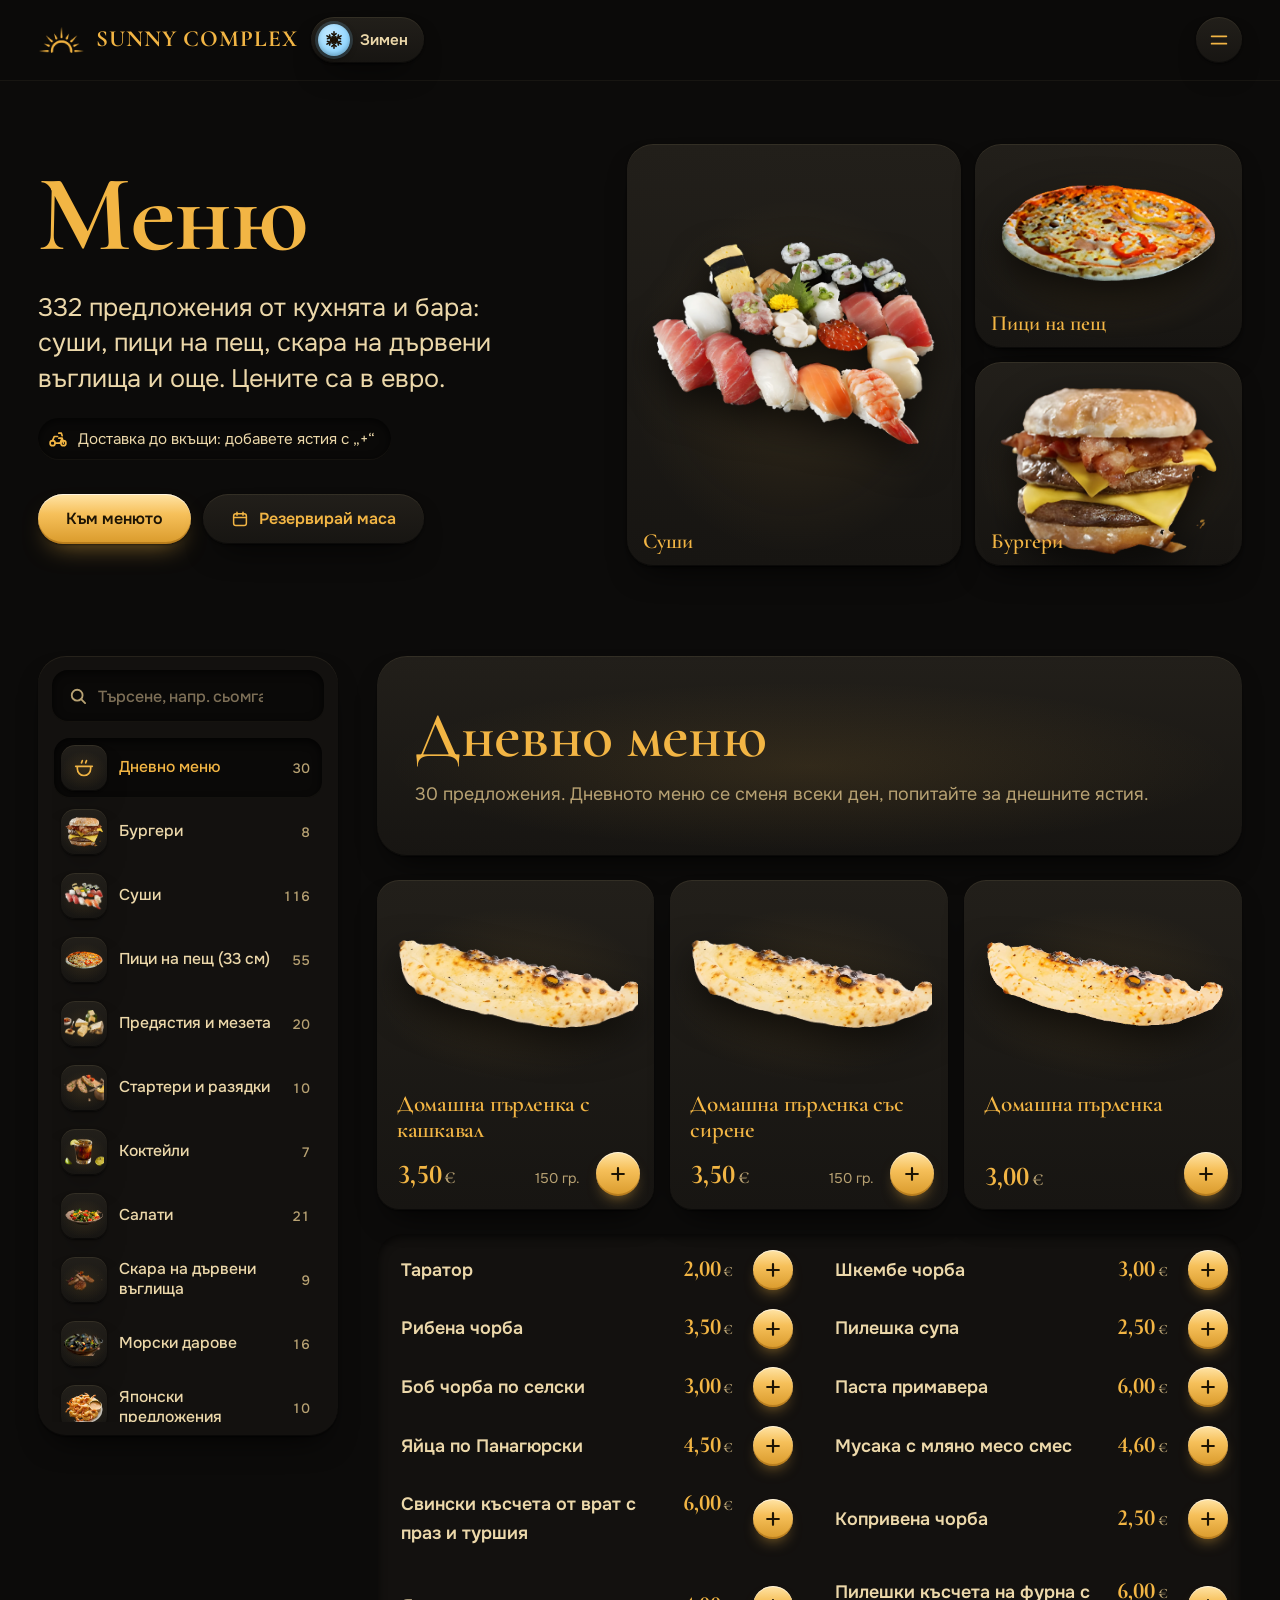
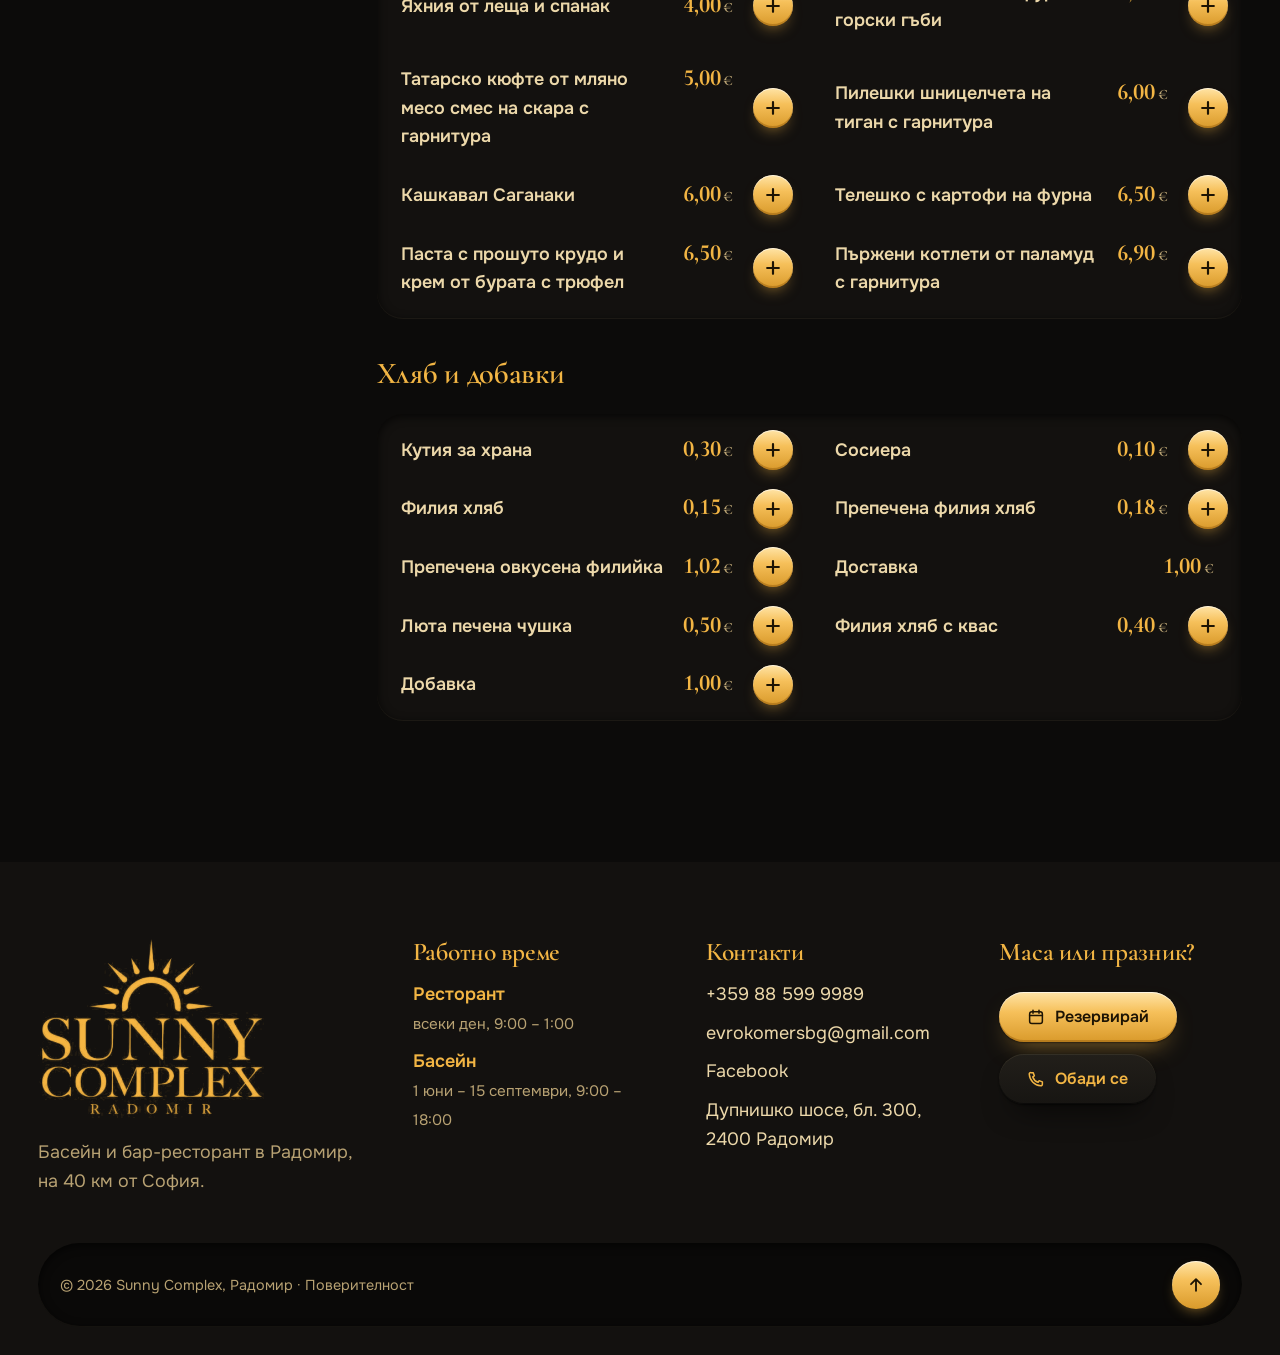
<file: sites/SunnyComplex/menu/index.html>
<!doctype html>
<html lang="bg" data-season="summer">
<head>
<meta charset="utf-8">
<meta name="viewport" content="width=device-width, initial-scale=1, maximum-scale=1, user-scalable=no">
<script src="../assets/serve.js" data-route="/menu/"></script>
<script src="../assets/demo-api.js"></script>
<title>Меню – Sunny Complex</title>
<meta name="description" content="Менюто на Sunny Complex, Радомир: суши, пици на пещ, бургери, скара на дървени въглища, морски дарове, паста, ризото и десерти. Цени в евро.">
<meta name="theme-color" content="#0c0b0a">
<meta property="og:type" content="website">
<meta property="og:site_name" content="Sunny Complex">
<meta property="og:locale" content="bg_BG">
<meta property="og:title" content="Меню – Sunny Complex">
<meta property="og:description" content="Менюто на Sunny Complex, Радомир: суши, пици на пещ, бургери, скара на дървени въглища, морски дарове, паста, ризото и десерти. Цени в евро.">
<meta property="og:url" content="https://izu83.github.io/SunnyComplex/menu/">
<meta property="og:image" content="https://izu83.github.io/SunnyComplex/assets/share.jpg">
<meta property="og:image:width" content="1080">
<meta property="og:image:height" content="566">
<meta property="og:image:alt" content="Басейнът и ресторантът на Sunny Complex в Радомир">
<meta name="twitter:card" content="summary_large_image">
<link rel="apple-touch-icon" href="../assets/icon-180.png">
<link rel="icon" href="../assets/logo-sun.png">
<link rel="preconnect" href="https://fonts.googleapis.com">
<link rel="preconnect" href="https://fonts.gstatic.com" crossorigin>
<link href="https://fonts.googleapis.com/css2?family=Cormorant+Garamond:wght@500;600;700&family=Onest:wght@400;500;600&display=swap" rel="stylesheet">
<style>
  @property --season { syntax: "<color>"; inherits: true; initial-value: #ff8a1e; }

  :root {
    color-scheme: dark;
    --bg: #0c0b0a;
    --bg-2: #13110f;
    --bg-3: #1a1714;
    --gold: #f2b544;
    --gold-hi: #ffdc93;
    --text: #ecd8aa;
    --text-dim: #b8a273;
    --summer: #ff8a1e;
    --winter: #8fd6ff;
    --season: var(--summer);

    --font-display: "Cormorant Garamond", Georgia, serif;
    --font-text: "Onest", system-ui, sans-serif;

    --step-0: clamp(1rem, .96rem + .2vw, 1.125rem);
    --step-1: clamp(1.25rem, 1.1rem + .6vw, 1.6rem);
    --step-2: clamp(2.3rem, 1.6rem + 2.8vw, 4.2rem);
    --step-3: clamp(3.4rem, 2rem + 6vw, 8rem);

    --margin: clamp(16px, 3vw, 40px);
    --radius: 22px;
    --bar-h: 80px;

    --surface: linear-gradient(180deg, #221f1a, #171512);
    --raised:
      inset 0 1px 0 rgba(255, 228, 170, .08),
      inset 0 -1px 0 rgba(0, 0, 0, .5),
      0 1px 2px rgba(0, 0, 0, .6),
      0 16px 32px -16px rgba(0, 0, 0, .95);
    --raised-hover:
      inset 0 1px 0 rgba(255, 228, 170, .12),
      inset 0 -1px 0 rgba(0, 0, 0, .5),
      0 2px 4px rgba(0, 0, 0, .6),
      0 26px 44px -18px rgba(0, 0, 0, 1);
    --pressed: inset 0 3px 8px rgba(0, 0, 0, .75), inset 0 -1px 0 rgba(255, 228, 170, .06);
    --well: inset 0 2px 10px rgba(0, 0, 0, .7), inset 0 -1px 0 rgba(255, 228, 170, .07);
    --gold-metal: linear-gradient(180deg, #ffe4a6 0%, #f6c05a 40%, #d99a2b 100%);
    /* Soft light behind cut-out food, so dishes sit on the card instead of floating */
    --plate: radial-gradient(ellipse 70% 60% at 50% 55%, rgba(242, 181, 68, .1), rgba(242, 181, 68, 0) 70%);
    --food-shadow: drop-shadow(0 14px 18px rgba(0, 0, 0, .65));

    --ease: cubic-bezier(.25, .1, .25, 1);
  }
  :root[data-season="winter"] { --season: var(--winter); }

  * { box-sizing: border-box; touch-action: pan-x pan-y; }
  [hidden] { display: none !important; }
  html { -webkit-text-size-adjust: 100%; }
  body { margin: 0; background: var(--bg); color: var(--text); font: 400 var(--step-0)/1.6 var(--font-text); -webkit-font-smoothing: antialiased; overflow-x: hidden; }
  img { display: block; max-width: 100%; }
  a { color: inherit; }
  h1, h2, h3 { font-family: var(--font-display); font-weight: 600; color: var(--gold); margin: 0; line-height: 1; letter-spacing: -.01em; font-feature-settings: "locl" 0; }
  p { margin: 0; }
  :focus-visible { outline: 2px solid var(--gold); outline-offset: 3px; border-radius: 8px; }
  ::selection { background: var(--gold); color: #1d1404; }
  .frame { padding-inline: var(--margin); max-width: 1440px; margin-inline: auto; }

  /* ---------- Buttons ---------- */
  .btn {
    display: inline-flex; align-items: center; justify-content: center; gap: 10px; padding: 16px 28px; border: 0; border-radius: 999px; cursor: pointer;
    font: 600 1rem/1 var(--font-text); text-decoration: none; color: #1d1404; background: var(--gold-metal);
    box-shadow: inset 0 1px 0 rgba(255,255,255,.65), inset 0 -2px 0 rgba(120,70,0,.35), 0 1px 2px rgba(0,0,0,.5), 0 12px 26px -12px rgba(242,181,68,.6);
    transition: filter .3s var(--ease), box-shadow .3s var(--ease);
  }
  .btn:hover { filter: brightness(1.06); }
  .btn:active { box-shadow: inset 0 3px 7px rgba(90,50,0,.45); }
  .btn.dark { color: var(--gold); background: var(--surface); box-shadow: var(--raised); }
  .btn.dark:hover { box-shadow: var(--raised-hover); filter: none; }
  .btn.dark:active { box-shadow: var(--pressed); }
  .btn svg { width: 18px; height: 18px; flex: none; }

  /* ---------- Header ---------- */
  .bar { position: fixed; inset: 0 0 auto; z-index: 50; height: var(--bar-h); background: rgba(12,11,10,.96); box-shadow: 0 1px 0 rgba(255,228,170,.05); }
  .bar .frame { display: flex; align-items: center; gap: 22px; height: 100%; }
  .mark { display: flex; align-items: center; gap: 12px; text-decoration: none; color: var(--gold); font: 700 1.45rem/1 var(--font-display); letter-spacing: .04em; text-transform: uppercase; white-space: nowrap; font-feature-settings: "locl" 0; }
  .mark img { width: 46px; height: auto; }
  .links { display: flex; gap: 2px; margin: 0 0 0 auto; padding: 0; list-style: none; }
  .links a { display: block; padding: 10px 13px; border-radius: 999px; text-decoration: none; font-weight: 500; color: var(--text); transition: background-color .3s var(--ease), color .3s var(--ease); }
  .links a:hover { background: rgba(242,181,68,.09); color: var(--gold-hi); }
  .links a[aria-current="page"] { color: var(--gold); background: #0a0908; box-shadow: var(--well); }
  .season-badge { display: inline-flex; align-items: center; gap: 10px; padding: 7px 16px 7px 7px; border-radius: 999px; background: var(--surface); box-shadow: var(--raised); color: var(--text); font-weight: 600; font-size: .95rem; white-space: nowrap; text-decoration: none; }
  .season-badge .disc { position: relative; width: 32px; height: 32px; border-radius: 50%; display: grid; place-items: center; color: #1b1206;
    background: radial-gradient(circle at 35% 30%, color-mix(in oklab, var(--season), white 40%), var(--season) 72%);
    box-shadow: inset 0 -2px 4px rgba(0,0,0,.25), 0 0 0 3px color-mix(in oklab, var(--season), transparent 82%), 0 2px 6px rgba(0,0,0,.6); }
  .season-badge .disc svg { position: absolute; width: 20px; height: 20px; }
  [data-season="summer"] .season-badge .ico-snow, [data-season="winter"] .season-badge .ico-sun { opacity: 0; }
  .menu-btn { display: none; }

  /* ---------- Hero ---------- */
  .hero { padding-top: calc(var(--bar-h) + clamp(36px, 5vw, 72px)); }
  .hero-grid { display: grid; grid-template-columns: minmax(0, 5fr) minmax(0, 6fr); gap: clamp(40px, 6vw, 104px); align-items: center; }
  .hero h1 { font-size: var(--step-3); font-weight: 700; line-height: .9; }
  .hero .lede { font-size: var(--step-1); line-height: 1.4; max-width: 32ch; margin-top: 26px; }
  .hero .actions { display: flex; gap: 12px; flex-wrap: wrap; margin-top: 34px; }

  /* Three dishes on their own plates, side by side, so no label is ever covered */
  .trio { display: grid; grid-template-columns: 1.25fr 1fr; grid-template-rows: 1fr 1fr; gap: 14px; aspect-ratio: 16 / 11; }
  .trio figure { position: relative; margin: 0; border-radius: calc(var(--radius) + 4px); background: var(--plate), var(--surface); box-shadow: var(--raised); overflow: hidden; display: grid; place-items: center; padding: 18px 18px 44px; }
  .trio .big { grid-row: span 2; }
  .trio img { width: 100%; height: 100%; object-fit: contain; filter: var(--food-shadow); }
  .trio figcaption { position: absolute; left: 16px; bottom: 14px; color: var(--gold); font: 600 1.35rem/1 var(--font-display); font-feature-settings: "locl" 0; }

  /* ---------- Menu layout: sidebar + one category ---------- */
  .menu { display: grid; grid-template-columns: 300px minmax(0, 1fr); gap: clamp(24px, 3vw, 48px); margin-top: clamp(56px, 7vw, 96px); align-items: start; }
  .side { position: sticky; top: calc(var(--bar-h) + 20px); max-height: calc(100svh - var(--bar-h) - 40px); display: flex; flex-direction: column; gap: 14px; padding: 14px; border-radius: calc(var(--radius) + 6px); background: var(--bg-2); box-shadow: var(--raised); }
  .search { position: relative; flex: none; }
  .search svg { position: absolute; left: 16px; top: 50%; width: 20px; height: 20px; transform: translateY(-50%); color: var(--text-dim); pointer-events: none; }
  .search input { width: 100%; height: 52px; padding: 0 46px 0 46px; border: 0; border-radius: 16px; background: #0a0908; box-shadow: var(--well); color: var(--text); font: 500 1rem var(--font-text); }
  .search input::placeholder { color: #7d6f57; }
  .search input:focus { outline: none; box-shadow: var(--well), 0 0 0 2px var(--gold); }
  .search:focus-within > svg { color: var(--gold); }
  .search .clear { position: absolute; right: 6px; top: 50%; transform: translateY(-50%); width: 40px; height: 40px; border: 0; border-radius: 12px; cursor: pointer; display: none; place-items: center; background: var(--surface); box-shadow: var(--raised); color: var(--gold); }
  .search .clear svg { position: static; transform: none; width: 15px; height: 15px; color: inherit; }
  .search.has-q .clear { display: grid; }

  .cat-list { list-style: none; margin: 0; padding: 2px; display: grid; gap: 4px; overflow-y: auto; scrollbar-width: thin; scrollbar-color: #3a332a transparent; }
  .cat-list button {
    width: 100%; display: grid; grid-template-columns: 46px 1fr auto; gap: 12px; align-items: center; padding: 7px 12px 7px 7px; border: 0; border-radius: 16px; cursor: pointer;
    background: none; color: var(--text); font: 500 .98rem/1.25 var(--font-text); text-align: left; transition: background-color .3s var(--ease), color .3s var(--ease), box-shadow .3s var(--ease);
  }
  .cat-list button:hover { background: rgba(242,181,68,.06); color: var(--gold-hi); }
  .cat-list button[aria-current="true"] { background: #0a0908; box-shadow: var(--pressed); color: var(--gold); }
  .cat-list .th { width: 46px; height: 46px; border-radius: 14px; display: grid; place-items: center; background: var(--plate), var(--surface); box-shadow: var(--raised); overflow: hidden; }
  .cat-list .th img { width: 40px; height: 40px; object-fit: contain; }
  .cat-list .th svg { width: 20px; height: 20px; color: var(--gold); }
  .cat-list .n { color: var(--text-dim); font-size: .85rem; font-variant-numeric: tabular-nums; }
  .cat-list button.none { opacity: .35; }

  /* ---------- Category view ---------- */
  .view { min-height: 60svh; transition: opacity .28s var(--ease); }
  .view.fading { opacity: 0; }
  .cat-head { position: relative; display: grid; grid-template-columns: minmax(0, 1fr) minmax(0, 300px); gap: 24px; align-items: center; min-height: 200px; padding: clamp(24px, 3vw, 40px); border-radius: calc(var(--radius) + 8px); background: var(--plate), var(--surface); box-shadow: var(--raised); overflow: hidden; }
  .cat-head h2 { font-size: clamp(2.4rem, 1.6rem + 3vw, 4.6rem); }
  .cat-head p { margin-top: 12px; color: var(--text-dim); }
  .cat-head img { width: 100%; max-height: 220px; object-fit: contain; filter: var(--food-shadow); justify-self: end; }
  .cat-head.no-img { grid-template-columns: 1fr; }

  .dishes { display: grid; grid-template-columns: repeat(auto-fill, minmax(250px, 1fr)); gap: 16px; margin-top: 24px; }
  .dish {
    position: relative; display: flex; overflow: hidden;
    border-radius: var(--radius); background: var(--surface); box-shadow: var(--raised); color: var(--text);
    transition: box-shadow .3s var(--ease);
  }
  .dish:hover { box-shadow: var(--raised-hover), inset 0 0 0 1px rgba(242,181,68,.25); }
  .dish.in-cart { box-shadow: var(--raised), inset 0 0 0 1.5px rgba(242,181,68,.55); }
  .dish .open { flex: 1; display: flex; flex-direction: column; text-align: left; padding: 0; border: 0; cursor: pointer; background: none; color: inherit; font: inherit; }
  .dish .meta { padding-right: 54px; }
  .dish .ph { aspect-ratio: 4 / 3; display: grid; place-items: center; padding: 16px; background: var(--plate); }
  .dish .ph img { width: 100%; height: 100%; object-fit: contain; filter: var(--food-shadow); opacity: 0; transition: opacity .5s var(--ease); }
  .dish .ph img.ok { opacity: 1; }
  .dish .body { display: flex; flex-direction: column; gap: 8px; padding: 4px 20px 20px; flex: 1; }
  .dish h3 { font-size: 1.45rem; line-height: 1.1; }
  .dish .d { color: var(--text-dim); font-size: .94rem; line-height: 1.5; display: -webkit-box; -webkit-line-clamp: 3; -webkit-box-orient: vertical; overflow: hidden; }
  .dish .meta { display: flex; align-items: baseline; justify-content: space-between; gap: 12px; margin-top: auto; padding-top: 10px; }
  .price { font: 700 1.7rem/1 var(--font-display); color: var(--gold); font-variant-numeric: lining-nums tabular-nums; white-space: nowrap; font-feature-settings: "locl" 0; }
  .price small { font-size: .62em; margin-left: .15em; color: var(--text-dim); }
  .w { color: var(--text-dim); font-size: .88rem; white-space: nowrap; }

  .plain { list-style: none; padding: 8px; margin: 24px 0 0; display: grid; grid-template-columns: repeat(auto-fill, minmax(320px, 1fr)); gap: 2px 20px; border-radius: calc(var(--radius) + 4px); background: var(--bg-2); box-shadow: var(--well); }
  .plain li { display: grid; grid-template-columns: minmax(0, 1fr) auto; align-items: center; gap: 4px; }
  .plain li .row { width: 100%; display: grid; grid-template-columns: 1fr auto; gap: 16px; align-items: baseline; padding: 14px 16px; border: 0; border-radius: 14px; cursor: pointer; background: none; color: var(--text); font: inherit; text-align: left; transition: background-color .3s var(--ease); }
  .plain li .row:hover { background: rgba(242,181,68,.06); }
  .plain li.in-cart .row { background: rgba(242,181,68,.07); }
  .plain .nm { font-weight: 600; }
  .plain .nm span { display: block; font-weight: 400; color: var(--text-dim); font-size: .9rem; }
  .plain .price { font-size: 1.45rem; }
  .sub { margin-top: 40px; font-size: 1.9rem; }
  .group-title { margin-top: 44px; font-size: clamp(1.9rem, 1.5rem + 1.4vw, 2.8rem); }
  .empty-state { padding: 60px 8px; text-align: center; }
  .empty-state h2 { font-size: clamp(2rem, 1.6rem + 2vw, 3rem); }
  .empty-state p { margin-top: 12px; color: var(--text-dim); }

  /* ---------- Dish dialog ---------- */
  dialog.dish-dlg { width: min(720px, calc(100vw - 24px)); max-height: calc(100svh - 24px); padding: 0; border: 0; border-radius: 28px; background: var(--bg-2); color: var(--text); overflow: auto; box-shadow: inset 0 1px 0 rgba(255,228,170,.1), 0 40px 90px -20px rgba(0,0,0,1); }
  dialog.dish-dlg[open] { animation: fade .3s var(--ease); }
  dialog.dish-dlg::backdrop { background: rgba(0,0,0,.78); animation: fade .3s var(--ease); }
  @keyframes fade { from { opacity: 0; } }
  .dlg-ph { aspect-ratio: 16 / 10; display: grid; place-items: center; padding: 24px; background: var(--plate), var(--surface); }
  .dlg-ph img { width: 100%; height: 100%; object-fit: contain; filter: var(--food-shadow); transition: opacity .3s var(--ease); }
  .dlg-ph img.swap { opacity: 0; }
  .dlg-body { padding: clamp(22px, 4vw, 36px); display: grid; gap: 14px; }
  .dlg-body .cat-name { color: var(--text-dim); font-size: .92rem; font-weight: 500; }
  .dlg-body h2 { font-size: clamp(2rem, 1.6rem + 1.8vw, 3rem); }
  .dlg-body .d { font-size: 1.05rem; }
  .dlg-row { display: flex; align-items: center; justify-content: space-between; gap: 16px; flex-wrap: wrap; margin-top: 8px; }
  .dlg-row .price { font-size: 2.6rem; }
  .dlg-nav { display: flex; gap: 10px; }
  .round { width: 48px; height: 48px; border: 0; border-radius: 50%; cursor: pointer; display: grid; place-items: center; background: var(--surface); box-shadow: var(--raised); color: var(--gold); }
  .round:active { box-shadow: var(--pressed); }
  .round svg { width: 20px; height: 20px; }
  .dlg-close { position: absolute; top: 14px; right: 14px; z-index: 2; }
  .dlg-add { display: flex; gap: 12px; flex-wrap: wrap; margin-top: 6px; padding-top: 18px; border-top: 1px solid rgba(255,228,170,.07); }
  .dlg-add .btn { flex: 1 1 220px; }

  /* ---------- Ordering for home ---------- */
  .add { position: absolute; right: 14px; bottom: 14px; width: 44px; height: 44px; border: 0; border-radius: 50%; cursor: pointer; display: grid; place-items: center; color: #1d1404; background: var(--gold-metal); box-shadow: inset 0 1px 0 rgba(255,255,255,.6), inset 0 -2px 0 rgba(120,70,0,.35), 0 8px 16px -8px rgba(242,181,68,.7); }
  .add:active { box-shadow: inset 0 3px 7px rgba(90,50,0,.45); }
  .add svg { width: 20px; height: 20px; }
  .plain .add { position: static; width: 40px; height: 40px; margin-right: 6px; }
  .qty { position: absolute; top: 12px; right: 12px; padding: 5px 11px; border-radius: 999px; background: var(--gold-metal); color: #1d1404; font-size: .8rem; font-weight: 600; box-shadow: 0 6px 14px -6px rgba(0,0,0,.8); }
  .qty:empty { display: none; }
  .deliv { display: inline-flex; align-items: center; gap: 10px; margin-top: 22px; padding: 9px 16px 9px 10px; border-radius: 999px; background: #0a0908; box-shadow: var(--well); font-size: .95rem; }
  .deliv svg { width: 20px; height: 20px; color: var(--gold); }

  .cart-fab { position: fixed; right: 18px; bottom: 18px; z-index: 40; display: flex; align-items: center; gap: 12px; padding: 8px 20px 8px 8px; border: 0; border-radius: 999px; cursor: pointer; color: var(--text); font: 600 1rem/1 var(--font-text); background: rgba(28,25,21,.98); box-shadow: inset 0 1px 0 rgba(255,228,170,.1), inset 0 0 0 1px rgba(242,181,68,.35), 0 22px 44px -12px #000; transition: opacity .3s var(--ease); }
  .cart-fab .bag { position: relative; width: 48px; height: 48px; border-radius: 50%; display: grid; place-items: center; background: var(--gold-metal); color: #1d1404; }
  .cart-fab .bag svg { width: 22px; height: 22px; }
  .cart-fab .bag b { position: absolute; top: -4px; right: -4px; min-width: 22px; height: 22px; padding: 0 6px; border-radius: 999px; display: grid; place-items: center; background: #0c0b0a; color: var(--gold); font-size: .78rem; box-shadow: 0 0 0 2px var(--gold); }
  .cart-fab .sum { font: 700 1.35rem/1 var(--font-display); color: var(--gold); font-feature-settings: "lnum" 1, "locl" 0; }
  .flash { position: fixed; right: 18px; bottom: 92px; z-index: 41; max-width: min(340px, calc(100vw - 36px)); padding: 12px 16px; border-radius: 14px; background: #241f19; box-shadow: inset 3px 0 0 var(--gold), 0 18px 36px -12px #000; font-size: .92rem; opacity: 0; pointer-events: none; transition: opacity .3s var(--ease); }
  .flash.on { opacity: 1; }

  dialog.cart { margin: 0 0 0 auto; width: min(460px, 100vw); height: 100dvh; max-height: 100dvh; padding: 0; border: 0; border-radius: 28px 0 0 28px; background: var(--bg-2); color: var(--text); box-shadow: -30px 0 80px -20px #000; overflow: hidden; }
  dialog.cart[open] { display: flex; animation: fade .3s var(--ease); }
  dialog.cart::backdrop { background: rgba(0,0,0,.7); animation: fade .3s var(--ease); }
  .cart-in { flex: 1; display: flex; flex-direction: column; min-height: 0; }
  .cart-head { display: flex; align-items: center; justify-content: space-between; gap: 12px; padding: 22px 22px 14px; }
  .cart-head h2 { font-size: 2.3rem; }
  .cart-body { flex: 1; overflow-y: auto; padding: 4px 22px 22px; display: grid; align-content: start; gap: 16px; }
  .lines { list-style: none; margin: 0; padding: 0; display: grid; gap: 8px; }
  .line { display: grid; grid-template-columns: minmax(0, 1fr) auto; gap: 8px 12px; align-items: center; padding: 12px 14px; border-radius: 16px; background: var(--surface); box-shadow: var(--raised); }
  .line .ln b { display: block; font-weight: 600; line-height: 1.3; }
  .line .ln span { color: var(--text-dim); font-size: .86rem; }
  .line .lt { grid-column: 2; font: 700 1.25rem/1 var(--font-display); color: var(--gold); text-align: right; font-feature-settings: "lnum" 1, "locl" 0; }
  .line .stepper { grid-column: 1; justify-self: start; }
  .stepper { display: inline-grid; grid-template-columns: 38px 40px 38px; align-items: center; padding: 3px; border-radius: 12px; background: #0a0908; box-shadow: var(--well); }
  .stepper button { height: 34px; border: 0; border-radius: 9px; cursor: pointer; background: var(--surface); box-shadow: var(--raised); color: var(--gold); font: 600 1.15rem/1 var(--font-text); }
  .stepper button:active { box-shadow: var(--pressed); }
  .stepper output { text-align: center; font-weight: 600; color: var(--gold); font-variant-numeric: lining-nums tabular-nums; }
  .dlg-add .stepper { grid-template-columns: 48px 48px 48px; padding: 4px; border-radius: 999px; }
  .dlg-add .stepper button { height: 44px; border-radius: 999px; }
  .cart-empty { padding: 40px 10px; text-align: center; color: var(--text-dim); }
  .sums { display: grid; gap: 2px; padding: 8px; border-radius: 18px; background: #0a0908; box-shadow: var(--well); }
  .sums div { display: flex; justify-content: space-between; padding: 7px 10px; color: var(--text-dim); }
  .sums b { color: var(--text); font-variant-numeric: lining-nums tabular-nums; }
  .sums .grand { color: var(--text); font-weight: 600; }
  .sums .grand b { font: 700 1.6rem/1 var(--font-display); color: var(--gold); font-feature-settings: "lnum" 1, "locl" 0; }
  .cart-foot { padding: 14px 22px 22px; display: grid; gap: 10px; box-shadow: 0 -1px 0 rgba(255,228,170,.06); }
  .down { padding: 12px 14px; border-radius: 14px; background: rgba(255,138,30,.08); box-shadow: inset 0 0 0 1px rgba(255,138,30,.4); font-size: .92rem; }
  .down b { color: var(--summer); }
  .down a { color: var(--gold); font-weight: 600; }
  .back { justify-self: start; display: inline-flex; align-items: center; gap: 6px; padding: 8px 4px; border: 0; background: none; color: var(--text-dim); font: 500 .95rem var(--font-text); cursor: pointer; }
  .back svg { width: 16px; height: 16px; }
  .field { display: grid; gap: 6px; }
  .field > span { font-size: .88rem; color: var(--text-dim); }
  .field > span i { font-style: normal; opacity: .7; }
  .field input, .field select, .field textarea { width: 100%; min-height: 50px; padding: 12px 15px; border: 0; border-radius: 14px; background: #0a0908; box-shadow: var(--well); color: var(--text); font: 500 1rem/1.4 var(--font-text); }
  .field textarea { min-height: 70px; resize: vertical; }
  .field select option { background: #13110f; }
  .field input:focus, .field select:focus, .field textarea:focus { outline: none; box-shadow: var(--well), 0 0 0 2px var(--gold); }
  .field input[aria-invalid="true"] { box-shadow: var(--well), 0 0 0 2px var(--summer); }
  .field input::placeholder, .field textarea::placeholder { color: #6d6150; }
  .two { display: grid; grid-template-columns: 1fr 1fr; gap: 12px; }
  .seg { display: grid; grid-template-columns: 1fr 1fr; gap: 4px; padding: 5px; border-radius: 16px; background: #0a0908; box-shadow: var(--well); }
  .seg label { position: relative; display: grid; }
  .seg input { position: absolute; opacity: 0; inset: 0; margin: 0; }
  .seg span { padding: 12px 8px; border-radius: 12px; text-align: center; font-weight: 600; font-size: .93rem; color: var(--text-dim); cursor: pointer; }
  .seg input:checked + span { background: var(--surface); color: var(--gold); box-shadow: var(--raised); }
  .seg input:focus-visible + span { outline: 2px solid var(--gold); outline-offset: 2px; }
  .agree { display: flex; gap: 12px; align-items: flex-start; font-size: .9rem; line-height: 1.45; color: var(--text-dim); cursor: pointer; }
  .agree input { appearance: none; flex: none; display: grid; place-items: center; width: 24px; height: 24px; margin: 0; border-radius: 8px; background: #0a0908; box-shadow: var(--well); cursor: pointer; }
  .agree input:checked { background: var(--gold-metal); box-shadow: var(--gold-press); }
  .agree input:checked::after { content: ""; width: 6px; height: 11px; border: solid #1d1404; border-width: 0 2.5px 2.5px 0; transform: translateY(-1px) rotate(45deg); }
  .agree input[aria-invalid="true"] { box-shadow: var(--well), 0 0 0 2px var(--summer); }
  .agree a { color: var(--gold); }
  .onote { min-height: 1.3em; font-size: .92rem; color: var(--gold-hi); }
  .onote.warn { color: var(--summer); }
  .done { display: grid; gap: 14px; justify-items: start; padding-top: 10px; }
  .done .tick { width: 60px; height: 60px; border-radius: 50%; display: grid; place-items: center; background: var(--gold-metal); color: #1d1404; }
  .done .tick svg { width: 28px; height: 28px; }
  .done h3 { font-size: 2rem; }

  /* ---------- Footer ---------- */
  .foot { margin-top: clamp(96px, 11vw, 180px); padding: 0 0 28px; background: var(--bg-2); }
  .foot-plate { display: grid; grid-template-columns: minmax(0, 4fr) repeat(3, minmax(0, 3fr)); gap: clamp(24px, 4vw, 56px); padding: clamp(48px, 6vw, 80px) 0 48px; align-items: start; }
  .foot-brand img { width: min(260px, 70%); height: auto; }
  .foot-brand p { margin-top: 20px; color: var(--text-dim); max-width: 30ch; }
  .foot h3 { font-size: 1.6rem; margin-bottom: 16px; }
  .foot ul { list-style: none; padding: 0; margin: 0; display: grid; gap: 10px; }
  .foot a { text-decoration: none; transition: color .3s var(--ease); }
  .foot a:hover { color: var(--gold-hi); }
  .foot .hrs b { display: block; color: var(--gold); font-weight: 600; }
  .foot .hrs span { color: var(--text-dim); font-size: .95rem; }
  .foot-cta { display: grid; gap: 12px; justify-items: start; }
  .foot-bottom { display: flex; align-items: center; justify-content: space-between; gap: 20px; flex-wrap: wrap; padding: 18px 22px; border-radius: 999px; background: #0a0908; box-shadow: var(--well); font-size: .9rem; color: var(--text-dim); }
  .to-top { width: 48px; height: 48px; border: 0; border-radius: 50%; cursor: pointer; display: grid; place-items: center; background: var(--gold-metal); color: #1d1404; box-shadow: inset 0 1px 0 rgba(255,255,255,.6), 0 6px 14px -6px rgba(242,181,68,.6); }
  .to-top:active { box-shadow: inset 0 3px 7px rgba(90,50,0,.45); }
  .to-top svg { width: 20px; height: 20px; }

  /* Things appear by fading in place; nothing slides or scales */
  .js [data-fade] { opacity: 0; transition: opacity .7s var(--ease); }
  .js [data-fade].in { opacity: 1; }

  /* The header row is full on mid-size screens: tighter links, the short season label */
  @media (max-width: 1460px) {
    .bar .frame { gap: 14px; }
    .mark { flex: none; }
    .links a { padding: 10px 9px; }
    .season-badge .label-long { display: none; }
  }
  @media (max-width: 1280px) {
    .links { display: none; }
    .menu-btn { display: inline-grid; place-items: center; margin-left: auto; width: 46px; height: 46px; border: 0; border-radius: 50%; cursor: pointer; background: var(--surface); box-shadow: var(--raised); color: var(--gold); }
    .menu-btn svg { width: 22px; height: 22px; }
    .bar .book-open { display: none; }
    .bar.open .links { display: grid; position: absolute; top: var(--bar-h); left: var(--margin); right: var(--margin); padding: 10px; gap: 2px; background: var(--bg-3); border-radius: var(--radius); box-shadow: 0 30px 60px -20px rgba(0,0,0,1); }
    .bar.open .links a { padding: 14px 16px; font-size: 1.05rem; }
  }
  @media (max-width: 1100px) {
    .hero-grid { grid-template-columns: 1fr; }
    .trio { max-width: 680px; }
    .foot-plate { grid-template-columns: 1fr 1fr; }
  }
  /* Tablet and phone: the sidebar becomes a bar of categories across the top */
  @media (max-width: 900px) {
    .menu { grid-template-columns: minmax(0, 1fr); }
    .menu > * { min-width: 0; }
    .side { top: var(--bar-h); max-height: none; padding: 10px; gap: 10px; border-radius: 0 0 22px 22px; margin-inline: calc(var(--margin) * -1); z-index: 30; }
    .cat-list { display: flex; overflow-x: auto; overflow-y: hidden; gap: 6px; scrollbar-width: none; }
    .cat-list::-webkit-scrollbar { display: none; }
    .cat-list li { flex: none; }
    .cat-list button { grid-template-columns: 34px auto auto; gap: 8px; padding: 5px 12px 5px 5px; border-radius: 999px; white-space: nowrap; background: var(--surface); box-shadow: var(--raised); }
    .cat-list .th { width: 34px; height: 34px; border-radius: 50%; box-shadow: none; }
    .cat-list .th img { width: 30px; height: 30px; }
    .cat-head { grid-template-columns: minmax(0, 1fr) 140px; min-height: 0; }
    .cat-head img { max-height: 120px; }
  }
  @media (max-width: 640px) {
    .cart-fab { left: 12px; right: 12px; bottom: 12px; justify-content: space-between; }
    .flash { left: 12px; right: 12px; bottom: 86px; max-width: none; }
    dialog.cart { width: 100vw; border-radius: 0; }
    .two { grid-template-columns: 1fr; }
    :root { --bar-h: 72px; }
    .bar .frame { gap: 10px; }
    .mark { font-size: 1rem; gap: 7px; letter-spacing: .02em; }
    .mark img { width: 32px; }
    .season-badge { padding-right: 12px; font-size: .86rem; }
    .season-badge .label-long { display: none; }
    .hero .actions .btn { flex: 1 1 100%; }
    .trio figcaption { font-size: 1.1rem; }
    .dishes { grid-template-columns: 1fr 1fr; gap: 10px; }
    .dish .ph { padding: 10px; }
    .dish .body { padding: 2px 12px 14px; gap: 6px; }
    .dish h3 { font-size: 1.2rem; }
    .dish .d { -webkit-line-clamp: 2; font-size: .86rem; }
    .price { font-size: 1.4rem; }
    .dish .meta { flex-direction: column; align-items: flex-start; gap: 2px; }
    .plain { grid-template-columns: 1fr; }
    .cat-head { grid-template-columns: minmax(0, 1fr) 110px; padding: 20px; }
    .foot-plate { grid-template-columns: 1fr; }
    .foot-bottom { border-radius: 22px; }
  }
  @media (max-width: 370px) { .dishes { grid-template-columns: 1fr; } }
  @media (prefers-reduced-motion: reduce) {
    *, *::before, *::after { animation-duration: .01ms !important; transition-duration: .01ms !important; }
    .js [data-fade] { opacity: 1; }
  }
</style>
</head>
<body>

<svg width="0" height="0" style="position:absolute" aria-hidden="true">
  <defs>
    <symbol id="i-sun" viewBox="0 0 24 24"><circle cx="12" cy="12" r="4.6" fill="currentColor"/><g stroke="currentColor" stroke-width="2.2" stroke-linecap="round" fill="none"><path d="M12 1.8v2.6M12 19.6v2.6M1.8 12h2.6M19.6 12h2.6M4.8 4.8l1.85 1.85M17.35 17.35l1.85 1.85M4.8 19.2l1.85-1.85M17.35 6.65l1.85-1.85"/></g></symbol>
    <symbol id="i-snow" viewBox="0 0 24 24"><g stroke="currentColor" stroke-width="1.9" stroke-linecap="round" stroke-linejoin="round" fill="none"><g id="arm"><path d="M12 12V2.2"/><path d="M9.4 4.4 12 6.6l2.6-2.2"/><path d="M10.1 8.2 12 9.7l1.9-1.5"/></g><use href="#arm" transform="rotate(60 12 12)"/><use href="#arm" transform="rotate(120 12 12)"/><use href="#arm" transform="rotate(180 12 12)"/><use href="#arm" transform="rotate(240 12 12)"/><use href="#arm" transform="rotate(300 12 12)"/></g><circle cx="12" cy="12" r="1.6" fill="currentColor"/></symbol>
    <symbol id="i-phone" viewBox="0 0 24 24" fill="none" stroke="currentColor" stroke-width="2" stroke-linecap="round" stroke-linejoin="round"><path d="M5 3.5h3.2l1.6 4.3-2.1 1.4a11 11 0 0 0 7.1 7.1l1.4-2.1 4.3 1.6V19a2 2 0 0 1-2.2 2A16.5 16.5 0 0 1 3 5.7 2 2 0 0 1 5 3.5Z"/></symbol>
    <symbol id="i-cal" viewBox="0 0 24 24" fill="none" stroke="currentColor" stroke-width="2" stroke-linecap="round" stroke-linejoin="round"><rect x="3.5" y="5" width="17" height="15.5" rx="3"/><path d="M3.5 10h17M8 3v4M16 3v4"/></symbol>
    <symbol id="i-search" viewBox="0 0 24 24" fill="none" stroke="currentColor" stroke-width="2.2" stroke-linecap="round"><circle cx="11" cy="11" r="6.5"/><path d="m16 16 4.5 4.5"/></symbol>
    <symbol id="i-x" viewBox="0 0 24 24" fill="none" stroke="currentColor" stroke-width="2.2" stroke-linecap="round"><path d="M6 6l12 12M18 6 6 18"/></symbol>
    <symbol id="i-up" viewBox="0 0 24 24" fill="none" stroke="currentColor" stroke-width="2.2" stroke-linecap="round" stroke-linejoin="round"><path d="M12 19V5M6 11l6-6 6 6"/></symbol>
    <symbol id="i-left" viewBox="0 0 24 24" fill="none" stroke="currentColor" stroke-width="2.2" stroke-linecap="round" stroke-linejoin="round"><path d="M15 5l-7 7 7 7"/></symbol>
    <symbol id="i-right" viewBox="0 0 24 24" fill="none" stroke="currentColor" stroke-width="2.2" stroke-linecap="round" stroke-linejoin="round"><path d="M9 5l7 7-7 7"/></symbol>
    <symbol id="i-menu" viewBox="0 0 24 24" fill="none" stroke="currentColor" stroke-width="2" stroke-linecap="round"><path d="M4 8h16M4 16h16"/></symbol>
    <symbol id="i-plus" viewBox="0 0 24 24" fill="none" stroke="currentColor" stroke-width="2.6" stroke-linecap="round"><path d="M12 5v14M5 12h14"/></symbol>
    <symbol id="i-bag" viewBox="0 0 24 24" fill="none" stroke="currentColor" stroke-width="2" stroke-linecap="round" stroke-linejoin="round"><path d="M5 8h14l-1.2 11.2a2 2 0 0 1-2 1.8H8.2a2 2 0 0 1-2-1.8L5 8Z"/><path d="M9 10V6.5a3 3 0 0 1 6 0V10"/></symbol>
    <symbol id="i-moto" viewBox="0 0 24 24" fill="none" stroke="currentColor" stroke-width="2" stroke-linecap="round" stroke-linejoin="round"><circle cx="5.5" cy="17" r="3"/><circle cx="18.5" cy="17" r="3"/><path d="M8.5 17h6l2.5-6h-4M17 11l1.5 6M5.5 14l2-5h4"/><path d="M13 5h3l1 3"/></symbol>
    <symbol id="i-check" viewBox="0 0 24 24" fill="none" stroke="currentColor" stroke-width="2.6" stroke-linecap="round" stroke-linejoin="round"><path d="M5 12.5 9.5 17 19 7.5"/></symbol>
    <symbol id="i-pot" viewBox="0 0 24 24" fill="none" stroke="currentColor" stroke-width="2" stroke-linecap="round" stroke-linejoin="round"><path d="M4 10h16v3a8 8 0 0 1-16 0v-3ZM2 10h2M20 10h2M9 6c0-1.5 1-1.5 1-3M14 6c0-1.5 1-1.5 1-3"/></symbol>
  </defs>
</svg>

<header class="bar" id="bar">
  <div class="frame">
    <a href="../" class="mark" aria-label="Sunny Complex, начало">
      <img src="../assets/logo-sun.png" alt="" width="228" height="130">
      Sunny Complex
    </a>
    <ul class="links" id="links">
      <li><a href="../#pool">Басейн</a></li>
      <li><a href="../#seasons">Сезони</a></li>
      <li><a href="../#restaurant">Ресторант</a></li>
      <li><a href="./" aria-current="page">Меню</a></li>
      <li><a href="../#events">Празници</a></li>
      <li><a href="../#reviews">Отзиви</a></li>
      <li><a href="../#contact">Контакти</a></li>
    </ul>
    <a href="../#seasons" class="season-badge">
      <span class="disc" aria-hidden="true"><svg class="ico-sun"><use href="#i-sun"/></svg><svg class="ico-snow"><use href="#i-snow"/></svg></span>
      <span><span id="seasonWord">Летен</span><span class="label-long"> сезон</span></span>
    </a>
    <a href="../reservation/" class="btn book-open"><svg aria-hidden="true"><use href="#i-cal"/></svg>Резервирай</a>
    <button class="menu-btn" id="menuBtn" aria-expanded="false" aria-controls="links" aria-label="Меню на сайта"><svg aria-hidden="true"><use href="#i-menu"/></svg></button>
  </div>
</header>

<main>
  <section class="hero">
    <div class="frame hero-grid">
      <div>
        <h1 data-fade>Меню</h1>
        <p class="lede" data-fade><span id="total">332</span> предложения от кухнята и бара: суши, пици на пещ, скара на дървени въглища и още. Цените са в евро.</p>
        <p class="deliv" data-fade><svg aria-hidden="true"><use href="#i-moto"/></svg>Доставка до вкъщи: добавете ястия с „+“</p>
        <div class="actions" data-fade>
          <a href="#menu" class="btn">Към менюто</a>
          <a href="../reservation/" class="btn dark"><svg aria-hidden="true"><use href="#i-cal"/></svg>Резервирай маса</a>
        </div>
      </div>
      <div class="trio" data-fade aria-hidden="true">
        <figure class="big"><img src="img/ad8a14ee-8dad-f011-8be2-f8b156bb3278_0.webp" alt=""><figcaption>Суши</figcaption></figure>
        <figure><img src="img/249db366-8ead-f011-8be2-f8b156bb3278_0.webp" alt=""><figcaption>Пици на пещ</figcaption></figure>
        <figure><img src="img/fe2670cb-8dad-f011-8be2-f8b156bb3278_0.webp" alt=""><figcaption>Бургери</figcaption></figure>
      </div>
    </div>
  </section>

  <div class="frame menu" id="menu">
    <aside class="side" aria-label="Категории">
      <div class="search" id="searchBox">
        <input type="search" id="q" placeholder="Търсене, напр. сьомга" aria-label="Търсене в менюто" autocomplete="off">
        <svg aria-hidden="true"><use href="#i-search"/></svg>
        <button type="button" class="clear" id="qClear" aria-label="Изчисти търсенето"><svg aria-hidden="true"><use href="#i-x"/></svg></button>
      </div>
      <ul class="cat-list" id="catList"></ul>
    </aside>
    <section class="view" id="view" aria-live="polite">
      <noscript><p>Менюто се зарежда с JavaScript. Можете да го разгледате и на <a href="https://sunnycomplex.zamboo.bg/menuindex">sunnycomplex.zamboo.bg</a>.</p></noscript>
    </section>
  </div>
</main>

<footer class="foot">
  <div class="frame">
    <div class="foot-plate">
      <div class="foot-brand">
        <img src="../assets/logo.png" alt="Sunny Complex Radomir" width="408" height="324" loading="lazy">
        <p>Басейн и бар-ресторант в Радомир, на 40 км от София.</p>
      </div>
      <div class="hrs">
        <h3>Работно време</h3>
        <ul>
          <li><b>Ресторант</b><span>всеки ден, 9:00 – 1:00</span></li>
          <li><b>Басейн</b><span>1 юни – 15 септември, 9:00 – 18:00</span></li>
        </ul>
      </div>
      <div>
        <h3>Контакти</h3>
        <ul>
          <li><a href="tel:+359885999989">+359 88 599 9989</a></li>
          <li><a href="mailto:evrokomersbg@gmail.com">evrokomersbg@gmail.com</a></li>
          <li><a href="https://www.facebook.com/SniKompleksGRRadomir" target="_blank" rel="noopener">Facebook</a></li>
          <li>Дупнишко шосе, бл. 300, 2400 Радомир</li>
        </ul>
      </div>
      <div class="foot-cta">
        <h3>Маса или празник?</h3>
        <a href="../reservation/" class="btn"><svg aria-hidden="true"><use href="#i-cal"/></svg>Резервирай</a>
        <a href="tel:+359885999989" class="btn dark"><svg aria-hidden="true"><use href="#i-phone"/></svg>Обади се</a>
      </div>
    </div>
    <div class="foot-bottom">
      <span>© 2026 Sunny Complex, Радомир · <a href="../privacy/">Поверителност</a></span>
      <button type="button" class="to-top" id="toTop" aria-label="Нагоре"><svg aria-hidden="true"><use href="#i-up"/></svg></button>
    </div>
  </div>
</footer>

<dialog class="dish-dlg" id="dlg" aria-labelledby="dlgName">
  <button type="button" class="round dlg-close" id="dlgClose" aria-label="Затвори"><svg aria-hidden="true"><use href="#i-x"/></svg></button>
  <div class="dlg-ph" id="dlgPh"><img id="dlgImg" alt=""></div>
  <div class="dlg-body">
    <p class="cat-name" id="dlgCat"></p>
    <h2 id="dlgName"></h2>
    <p class="d" id="dlgDesc"></p>
    <div class="dlg-row">
      <div><span class="price" id="dlgPrice"></span> <span class="w" id="dlgW"></span></div>
      <div class="dlg-nav">
        <button type="button" class="round" id="dlgPrev" aria-label="Предишно ястие"><svg aria-hidden="true"><use href="#i-left"/></svg></button>
        <button type="button" class="round" id="dlgNext" aria-label="Следващо ястие"><svg aria-hidden="true"><use href="#i-right"/></svg></button>
      </div>
    </div>
    <div class="dlg-add" id="dlgAdd">
      <div class="stepper" role="group" aria-label="Брой">
        <button type="button" id="dlgMinus" aria-label="По-малко">−</button><output id="dlgQty">1</output><button type="button" id="dlgPlus" aria-label="Повече">+</button>
      </div>
      <button type="button" class="btn" id="dlgAddBtn"><svg aria-hidden="true"><use href="#i-bag"/></svg><span></span></button>
    </div>
  </div>
</dialog>

<button type="button" class="cart-fab" id="cartFab" hidden>
  <span class="bag"><svg aria-hidden="true"><use href="#i-bag"/></svg><b id="fabCount">0</b></span>
  <span>Количка</span><span class="sum" id="fabSum"></span>
</button>
<p class="flash" id="flash" role="status" aria-live="polite"></p>

<dialog class="cart" id="cart" aria-labelledby="cartTitle">
  <div class="cart-in">
    <div class="cart-head">
      <h2 id="cartTitle">Количка</h2>
      <button type="button" class="round" id="cartClose" aria-label="Затвори"><svg aria-hidden="true"><use href="#i-x"/></svg></button>
    </div>

    <div class="cart-body" id="stepCart">
      <ul class="lines" id="lines"></ul>
      <p class="cart-empty" id="cartEmpty">Количката е празна. Натиснете „+“ до ястие, за да го добавите.</p>
      <div class="sums" id="sums">
        <div><span>Ястия</span><b id="sumItems"></b></div>
        <div><span>Доставка</span><b id="sumFee"></b></div>
        <div class="grand"><span>Общо</span><b id="sumTotal"></b></div>
      </div>
      <p class="down" id="down" hidden></p>
    </div>

    <form class="cart-body" id="checkout" novalidate hidden>
      <button type="button" class="back" id="backToCart"><svg aria-hidden="true"><use href="#i-left"/></svg>Обратно към количката</button>
      <label class="field"><span>Име</span><input name="name" autocomplete="name" required placeholder="Вашето име"></label>
      <label class="field"><span>Телефон</span><input name="phone" type="tel" inputmode="tel" autocomplete="tel" required placeholder="08X XXX XXXX"></label>
      <div class="two">
        <label class="field"><span>Населено място</span><input name="town" autocomplete="address-level2" value="Радомир"></label>
        <label class="field"><span>Улица и номер</span><input name="address" autocomplete="street-address" required placeholder="ул. Пример 12"></label>
      </div>
      <label class="field"><span>Вход, етаж, апартамент <i>(по желание)</i></span><input name="details" placeholder="вх. А, ет. 3, ап. 7"></label>
      <label class="field"><span>Кога</span><select name="when" id="when"></select></label>
      <div class="field"><span id="payLbl">Плащане при доставка</span>
        <div class="seg" role="radiogroup" aria-labelledby="payLbl">
          <label><input type="radio" name="payment" value="cash" checked><span>В брой</span></label>
          <label><input type="radio" name="payment" value="card"><span>С карта</span></label>
        </div>
      </div>
      <label class="field"><span>Бележка <i>(по желание)</i></span><textarea name="note" rows="2" placeholder="Звънец, без лук, прибори"></textarea></label>
      <label class="agree"><input type="checkbox" name="agree"><span>Прочетох <a href="../privacy/" target="_blank">политиката за поверителност</a>. Данните са само за тази доставка.</span></label>
      <div class="sums"><div class="grand"><span>Общо с доставка</span><b id="sumTotal2"></b></div></div>
      <p class="onote" id="onote" aria-live="polite"></p>
    </form>

    <div class="cart-body" id="stepDone" hidden>
      <div class="done">
        <span class="tick" aria-hidden="true"><svg><use href="#i-check"/></svg></span>
        <h3 id="doneTitle"></h3>
        <p id="doneText"></p>
      </div>
    </div>

    <div class="cart-foot" id="cartFoot">
      <button type="button" class="btn" id="cartNext"></button>
    </div>
  </div>
</dialog>

<script src="menu-data.js"></script>
<script>
(() => {
  document.documentElement.classList.add('js');
  const reduce = matchMedia('(prefers-reduced-motion: reduce)').matches;
  const $ = s => document.querySelector(s);
  const esc = s => s.replace(/[&<>"]/g, c => ({ '&': '&amp;', '<': '&lt;', '>': '&gt;', '"': '&quot;' }[c]));

  /* ---------- Season badge (same rule as the home page) ---------- */
  const now = new Date(), mo = now.getMonth(), dd = now.getDate();
  const summer = (mo >= 5 && mo <= 7) || (mo === 8 && dd < 15);
  document.documentElement.dataset.season = summer ? 'summer' : 'winter';
  $('#seasonWord').textContent = summer ? 'Летен' : 'Зимен';

  /* ---------- Data ---------- */
  const MENU = window.MENU || [];
  const all = [];
  MENU.forEach(cat => {
    cat.refs = cat.items.map((it, k) => ({ ...it, cat, key: `${cat.id}:${k}` }));
    /* The menu's "Доставка" line is the delivery fee, not something to put in the cart */
    cat.extraRefs = (cat.extras || []).map((it, k) => ({ ...it, cat, extra: true, key: `${cat.id}:x${k}`, fee: it.n === 'Доставка' }));
    [...cat.refs, ...cat.extraRefs].forEach(r => { r.i = all.push(r) - 1; });
  });
  const norm = s => s.toLowerCase().replace(/ё/g, 'е');
  all.forEach(r => { r.hay = norm(`${r.n} ${r.d} ${r.cat.name}`); });
  $('#total').textContent = all.length;
  const countWord = n => n === 1 ? 'предложение' : 'предложения';
  const priceHtml = p => `${esc(p)}<small>€</small>`;

  /* ---------- Sidebar ---------- */
  const list = $('#catList');
  list.innerHTML = MENU.map(c => `
    <li><button type="button" data-cat="${c.id}">
      <span class="th">${c.img ? `<img src="${c.img}" alt="" loading="lazy">` : '<svg aria-hidden="true"><use href="#i-pot"/></svg>'}</span>
      <span>${esc(c.name)}</span><span class="n" data-n>${c.refs.length + c.extraRefs.length}</span>
    </button></li>`).join('');
  const catBtns = [...list.querySelectorAll('button')];

  /* ---------- Building blocks ---------- */
  const addBtn = r => r.fee ? '' : `<button type="button" class="add" data-add="${r.i}" aria-label="Добави ${esc(r.n)} в количката"><svg aria-hidden="true"><use href="#i-plus"/></svg></button>`;
  const card = r => `
    <div class="dish" data-key="${r.key}">
      <button type="button" class="open" data-i="${r.i}">
        <span class="ph"><img src="${r.img}" alt="${esc(r.n)}" loading="lazy" decoding="async"></span>
        <span class="body">
          <h3>${esc(r.n)}</h3>
          ${r.d ? `<span class="d">${esc(r.d)}</span>` : ''}
          <span class="meta"><span class="price">${priceHtml(r.p)}</span>${r.w ? `<span class="w">${esc(r.w)}</span>` : ''}</span>
        </span>
      </button>
      ${addBtn(r)}<span class="qty" data-q="${r.key}"></span>
    </div>`;
  const row = r => `
    <li data-key="${r.key}"><button type="button" class="row" data-i="${r.i}">
      <span class="nm">${esc(r.n)}${r.w || r.d ? `<span>${esc([r.w, r.d].filter(Boolean).join(' · '))}</span>` : ''}</span>
      <span class="price">${priceHtml(r.p)}</span>
    </button>${addBtn(r)}</li>`;
  const block = refs => {
    const pics = refs.filter(r => r.img && !r.extra), text = refs.filter(r => !r.img && !r.extra), extras = refs.filter(r => r.extra);
    return (pics.length ? `<div class="dishes">${pics.map(card).join('')}</div>` : '') +
      (text.length ? `<ul class="plain">${text.map(row).join('')}</ul>` : '') +
      (extras.length ? `<h3 class="sub">Хляб и добавки</h3><ul class="plain">${extras.map(row).join('')}</ul>` : '');
  };

  /* ---------- One view at a time ---------- */
  const view = $('#view');
  let current = MENU[0] && MENU[0].id, visible = [];
  function render(html, refs) {
    visible = refs.map(r => r.i);
    const paint = () => {
      view.innerHTML = html;
      view.querySelectorAll('.dish img').forEach(img => {
        if (img.complete && img.naturalWidth) img.classList.add('ok');
        else img.addEventListener('load', () => img.classList.add('ok'), { once: true });
      });
      view.classList.remove('fading');
      markCart();
    };
    if (reduce || !view.children.length) return paint();
    view.classList.add('fading');
    setTimeout(paint, 280);
  }
  function showCategory(id, { scroll = true } = {}) {
    const cat = MENU.find(c => c.id === id) || MENU[0];
    current = cat.id;
    catBtns.forEach(b => b.setAttribute('aria-current', String(b.dataset.cat === cat.id)));
    const n = cat.refs.length + cat.extraRefs.length;
    const head = `
      <header class="cat-head${cat.img ? '' : ' no-img'}">
        <div><h2>${esc(cat.name)}</h2><p>${n} ${countWord(n)}${cat.id === 'dnevno' ? '. Дневното меню се сменя всеки ден, попитайте за днешните ястия.' : ''}</p></div>
        ${cat.img ? `<img src="${cat.img}" alt="">` : ''}
      </header>`;
    render(head + block([...cat.refs, ...cat.extraRefs]), [...cat.refs, ...cat.extraRefs]);
    if (location.hash.slice(1) !== cat.id) history.replaceState(null, '', '#' + cat.id);
    // Bring the chosen category into view inside the list only (sideways on phones), never moving the page
    const li = catBtns.find(b => b.dataset.cat === cat.id).parentElement;
    const sideways = list.scrollWidth > list.clientWidth;
    list.scrollTo(sideways
      ? { left: li.offsetLeft - (list.clientWidth - li.offsetWidth) / 2, behavior: scroll && !reduce ? 'smooth' : 'auto' }
      : { top: li.offsetTop - (list.clientHeight - li.offsetHeight) / 2, behavior: scroll && !reduce ? 'smooth' : 'auto' });
    if (scroll) {
      const top = $('#menu').getBoundingClientRect().top + scrollY - parseInt(getComputedStyle(document.documentElement).getPropertyValue('--bar-h')) - 16;
      if (scrollY > top) scrollTo({ top, behavior: reduce ? 'auto' : 'smooth' });
    }
  }
  list.addEventListener('click', e => {
    const b = e.target.closest('button[data-cat]'); if (!b) return;
    if (q.value) { q.value = ''; box.classList.remove('has-q'); resetCounts(); }
    showCategory(b.dataset.cat);
  });

  /* ---------- Search across every category ---------- */
  const q = $('#q'), box = $('#searchBox');
  const resetCounts = () => catBtns.forEach(b => {
    const c = MENU.find(x => x.id === b.dataset.cat);
    b.querySelector('[data-n]').textContent = c.refs.length + c.extraRefs.length; b.classList.remove('none');
  });
  let t = 0;
  function runSearch() {
    const raw = q.value.trim(), term = norm(raw);
    box.classList.toggle('has-q', !!term);
    if (!term) { resetCounts(); return showCategory(current, { scroll: false }); }
    const hits = all.filter(r => r.hay.includes(term));
    catBtns.forEach(b => {
      const n = hits.filter(r => r.cat.id === b.dataset.cat).length;
      b.querySelector('[data-n]').textContent = n; b.classList.toggle('none', n === 0);
      b.setAttribute('aria-current', 'false');
    });
    if (!hits.length) {
      return render(`<div class="empty-state"><h2>Нищо не открихме за „${esc(raw)}“</h2><p>Опитайте с друга дума, например „пиле“, „скарида“ или „пица“.</p></div>`, []);
    }
    const groups = MENU.map(c => [c, hits.filter(r => r.cat === c)]).filter(([, h]) => h.length);
    render(`<header class="cat-head no-img"><div><h2>Резултати</h2><p>${hits.length} ${countWord(hits.length)} за „${esc(raw)}“</p></div></header>` +
      groups.map(([c, h]) => `<h2 class="group-title">${esc(c.name)}</h2>${block(h)}`).join(''), hits);
  }
  q.addEventListener('input', () => { clearTimeout(t); t = setTimeout(runSearch, 160); });
  $('#qClear').addEventListener('click', () => { q.value = ''; runSearch(); q.focus(); });

  /* ---------- Dish dialog ---------- */
  const dlg = $('#dlg'), dlgImg = $('#dlgImg');
  let cur = -1;
  function openDish(i) {
    const r = all[i]; cur = i;
    $('#dlgPh').hidden = !r.img;
    if (r.img) {
      if (dlg.open && !reduce) { dlgImg.classList.add('swap'); setTimeout(() => { dlgImg.src = r.img; dlgImg.onload = () => dlgImg.classList.remove('swap'); }, 150); }
      else dlgImg.src = r.img;
      dlgImg.alt = r.n;
    }
    $('#dlgCat').textContent = r.cat.name;
    $('#dlgName').textContent = r.n;
    $('#dlgDesc').textContent = r.d || '';
    $('#dlgDesc').hidden = !r.d;
    $('#dlgPrice').innerHTML = priceHtml(r.p);
    $('#dlgW').textContent = r.w || '';
    $('#dlgAdd').hidden = !!r.fee;
    dlgQty = 1; paintDlgAdd();
    if (!dlg.open) dlg.showModal();
  }
  const step = dir => { const k = visible.indexOf(cur); if (k >= 0) openDish(visible[(k + dir + visible.length) % visible.length]); };
  view.addEventListener('click', e => {
    const a = e.target.closest('[data-add]');
    if (a) return addToCart(all[+a.dataset.add], 1);
    const b = e.target.closest('button[data-i]'); if (b) openDish(+b.dataset.i);
  });
  $('#dlgClose').addEventListener('click', () => dlg.close());
  $('#dlgPrev').addEventListener('click', () => step(-1));
  $('#dlgNext').addEventListener('click', () => step(1));
  dlg.addEventListener('click', e => { if (e.target === dlg) dlg.close(); });
  dlg.addEventListener('keydown', e => { if (e.key === 'ArrowLeft') step(-1); if (e.key === 'ArrowRight') step(1); });

  /* ---------- Home delivery: cart and checkout ----------
     The cart lives in this browser only. The order is sent to server.py and shows up on /deliveries;
     the server prices it from the menu again, so what is shown here is only for the guest. */
  const byKey = Object.fromEntries(all.map(r => [r.key, r]));
  const cents = p => { const [e, c = '0'] = p.split(','); return +e * 100 + +(c + '0').slice(0, 2); };
  const money = c => `${(c / 100).toFixed(2).replace('.', ',')} €`;
  const feeRef = all.find(r => r.fee);
  let fee = feeRef ? cents(feeRef.p) : 100;
  const store = {
    get(k, d) { try { return JSON.parse(localStorage.getItem(k)) ?? d; } catch { return d; } },
    set(k, v) { try { localStorage.setItem(k, JSON.stringify(v)); } catch {} },
  };
  /* key -> quantity, in the order things were added */
  const cart = new Map(store.get('sunny-cart', []).filter(([k, n]) => byKey[k] && !byKey[k].fee && n > 0));
  const count = () => [...cart.values()].reduce((a, b) => a + b, 0);
  const subtotal = () => [...cart].reduce((a, [k, n]) => a + cents(byKey[k].p) * n, 0);

  const fab = $('#cartFab'), flash = $('#flash');
  let flashT;
  function saveCart() { store.set('sunny-cart', [...cart]); paintCart(); markCart(); }
  function addToCart(r, n) {
    cart.set(r.key, Math.min(30, (cart.get(r.key) || 0) + n));
    saveCart();
    flash.textContent = `Добавено: ${n > 1 ? n + ' × ' : ''}${r.n}`;
    flash.classList.add('on'); clearTimeout(flashT); flashT = setTimeout(() => flash.classList.remove('on'), 2200);
  }
  function markCart() {
    document.querySelectorAll('[data-key]').forEach(el => el.classList.toggle('in-cart', cart.has(el.dataset.key)));
    document.querySelectorAll('[data-q]').forEach(el => { const n = cart.get(el.dataset.q); el.textContent = n ? `${n} в количката` : ''; });
  }

  const cartDlg = $('#cart'), next = $('#cartNext');
  let stage = 'cart', info = null;
  function paintCart() {
    const n = count(), sub = subtotal();
    fab.hidden = !n;
    $('#fabCount').textContent = n;
    $('#fabSum').textContent = money(sub + fee);
    $('#lines').innerHTML = [...cart].map(([k, q]) => {
      const r = byKey[k];
      return `<li class="line"><div class="ln"><b>${esc(r.n)}</b><span>${money(cents(r.p))}${r.w ? ' · ' + esc(r.w) : ''}</span></div>
        <b class="lt">${money(cents(r.p) * q)}</b>
        <div class="stepper" role="group" aria-label="${esc(r.n)}"><button type="button" data-dec="${k}" aria-label="По-малко">−</button><output>${q}</output><button type="button" data-inc="${k}" aria-label="Повече">+</button></div></li>`;
    }).join('');
    $('#cartEmpty').hidden = !!n;
    $('#sums').hidden = !n;
    $('#sumItems').textContent = money(sub);
    $('#sumFee').textContent = money(fee);
    $('#sumTotal').textContent = $('#sumTotal2').textContent = money(sub + fee);
    paintStage();
  }
  function paintStage() {
    $('#stepCart').hidden = stage !== 'cart';
    $('#checkout').hidden = stage !== 'form';
    $('#stepDone').hidden = stage !== 'done';
    $('#cartTitle').textContent = { cart: 'Количка', form: 'Доставка', done: 'Благодарим' }[stage];
    const closed = info && !info.ok;
    $('#down').hidden = !closed;
    if (closed) $('#down').innerHTML = info.text;
    next.disabled = stage !== 'done' && (!count() || closed);
    next.innerHTML = stage === 'cart' ? 'Към поръчката' : stage === 'form' ? `Поръчай · ${money(subtotal() + fee)}` : 'Затвори';
  }
  $('#lines').addEventListener('click', e => {
    const b = e.target.closest('[data-inc], [data-dec]'); if (!b) return;
    const k = b.dataset.inc || b.dataset.dec, n = (cart.get(k) || 0) + (b.dataset.inc ? 1 : -1);
    if (n > 0) cart.set(k, Math.min(30, n)); else cart.delete(k);
    saveCart();
  });

  /* Is the kitchen taking orders? Asked each time the cart opens. */
  async function checkOpen() {
    try {
      const r = await fetch('/api/orders/info', { cache: 'no-store' });
      if (!r.ok) throw new Error(r.status);
      const j = await r.json();
      fee = j.fee;
      info = j.open ? { ok: true } : { ok: false, text: `<b>В момента не приемаме поръчки.</b> Доставяме всеки ден от ${j.from}:00 до ${j.until}:00.` };
    } catch {
      info = { ok: false, text: '<b>Онлайн поръчките не работят в момента.</b> Обадете се на <a href="tel:+359885999989">+359 88 599 9989</a>.' };
    }
    paintCart();
  }

  /* Delivery time: as soon as possible, or a half hour later today (until 0:30) */
  function fillTimes() {
    const sel = $('#when'), now = new Date(), opts = [['asap', 'Възможно най-скоро']];
    const t = new Date(now.getTime() + 60 * 60000);
    t.setMinutes(t.getMinutes() <= 30 ? 30 : 60, 0, 0);
    const end = new Date(now); if (now.getHours() >= 5) end.setDate(end.getDate() + 1); end.setHours(0, 30, 0, 0);
    for (; t <= end; t.setMinutes(t.getMinutes() + 30)) {
      const v = `${String(t.getHours()).padStart(2, '0')}:${String(t.getMinutes()).padStart(2, '0')}`;
      opts.push([v, `около ${t.getHours()}:${String(t.getMinutes()).padStart(2, '0')}`]);
    }
    const keep = sel.value;
    sel.innerHTML = opts.map(([v, l]) => `<option value="${v}">${l}</option>`).join('');
    if (opts.some(([v]) => v === keep)) sel.value = keep;
  }

  const co = $('#checkout'), onote = $('#onote');
  const saved = store.get('sunny-customer', {});
  ['name', 'phone', 'town', 'address', 'details'].forEach(k => { if (saved[k]) co[k].value = saved[k]; });

  function openCart() {
    if (stage === 'done') stage = 'cart';
    paintCart(); cartDlg.showModal(); checkOpen();
  }
  fab.addEventListener('click', openCart);
  $('#cartClose').addEventListener('click', () => cartDlg.close());
  cartDlg.addEventListener('click', e => { if (e.target === cartDlg) cartDlg.close(); });
  $('#backToCart').addEventListener('click', () => { stage = 'cart'; paintStage(); });
  next.addEventListener('click', () => {
    if (stage === 'cart') { stage = 'form'; fillTimes(); paintStage(); co.name.focus(); }
    else if (stage === 'form') co.requestSubmit();
    else cartDlg.close();
  });

  co.addEventListener('submit', async e => {
    e.preventDefault();
    const v = k => co[k].value.trim();
    const fail = (text, field) => { onote.className = 'onote warn'; onote.textContent = text; if (field) { field.setAttribute('aria-invalid', 'true'); field.focus(); } };
    co.querySelectorAll('[aria-invalid]').forEach(f => f.removeAttribute('aria-invalid'));
    if (!v('name')) return fail('Моля, напишете име.', co.name);
    if (v('phone').replace(/\D/g, '').length < 9) return fail('Моля, напишете телефон, на който да ви потърсим.', co.phone);
    if (v('address').length < 4) return fail('Моля, напишете улица и номер.', co.address);
    if (!co.agree.checked) return fail('Отбележете, че сте прочели политиката за поверителност.', co.agree);
    onote.className = 'onote'; onote.textContent = 'Изпращаме поръчката…';
    next.disabled = true;
    const body = { items: [...cart].map(([key, qty]) => ({ key, qty })), name: v('name'), phone: v('phone'), town: v('town'),
                   address: v('address'), details: v('details'), note: v('note'), payment: co.payment.value, when: co.when.value, agree: true };
    try {
      const r = await fetch('/api/orders', { method: 'POST', headers: { 'Content-Type': 'application/json' }, body: JSON.stringify(body) });
      const j = await r.json().catch(() => ({}));
      if (!r.ok) { next.disabled = false; return fail(j.error || 'Нещо се обърка. Опитайте пак или се обадете на +359 88 599 9989.'); }
      store.set('sunny-customer', { name: body.name, phone: body.phone, town: body.town, address: body.address, details: body.details });
      $('#doneTitle').textContent = `Поръчка № ${j.id} е приета`;
      $('#doneText').textContent = `Общо ${money(j.total)}, плащане ${body.payment === 'cash' ? 'в брой' : 'с карта'} при доставка${body.when === 'asap' ? '' : `, около ${body.when.replace(/^0/, '')}`}. Доставяме до ${body.address}${body.town ? ', ' + body.town : ''}. Ако нещо не е ясно, ще ви се обадим на ${body.phone}.`;
      cart.clear(); co.note.value = ''; onote.textContent = '';
      stage = 'done'; saveCart();
    } catch {
      next.disabled = false;
      fail('Няма връзка. Опитайте пак или се обадете на +359 88 599 9989.');
    }
  });

  /* "Add" inside the dish window, with a count */
  let dlgQty = 1;
  function paintDlgAdd() {
    const r = all[cur]; if (!r || r.fee) return;
    $('#dlgQty').textContent = dlgQty;
    $('#dlgAddBtn span').textContent = `Добави · ${money(cents(r.p) * dlgQty)}`;
  }
  $('#dlgMinus').addEventListener('click', () => { dlgQty = Math.max(1, dlgQty - 1); paintDlgAdd(); });
  $('#dlgPlus').addEventListener('click', () => { dlgQty = Math.min(30, dlgQty + 1); paintDlgAdd(); });
  $('#dlgAddBtn').addEventListener('click', () => { addToCart(all[cur], dlgQty); dlg.close(); });

  paintCart();

  /* ---------- Start on the category in the address, or the first one ---------- */
  showCategory(location.hash.slice(1) || current, { scroll: false });
  addEventListener('hashchange', () => { const id = location.hash.slice(1); if (id && id !== current && MENU.some(c => c.id === id)) showCategory(id); });

  /* ---------- Gentle fade-in for the hero ---------- */
  requestAnimationFrame(() => document.querySelectorAll('[data-fade]').forEach(el => el.classList.add('in')));
  setTimeout(() => document.querySelectorAll('[data-fade]').forEach(el => el.classList.add('in')), 400);

  /* ---------- Site menu on phones, back to top ---------- */
  const bar = $('#bar'), menuBtn = $('#menuBtn');
  menuBtn.addEventListener('click', () => { const open = bar.classList.toggle('open'); menuBtn.setAttribute('aria-expanded', open); });
  $('#toTop').addEventListener('click', () => scrollTo({ top: 0, behavior: reduce ? 'auto' : 'smooth' }));
})();
</script>
</body>
</html>
</file>
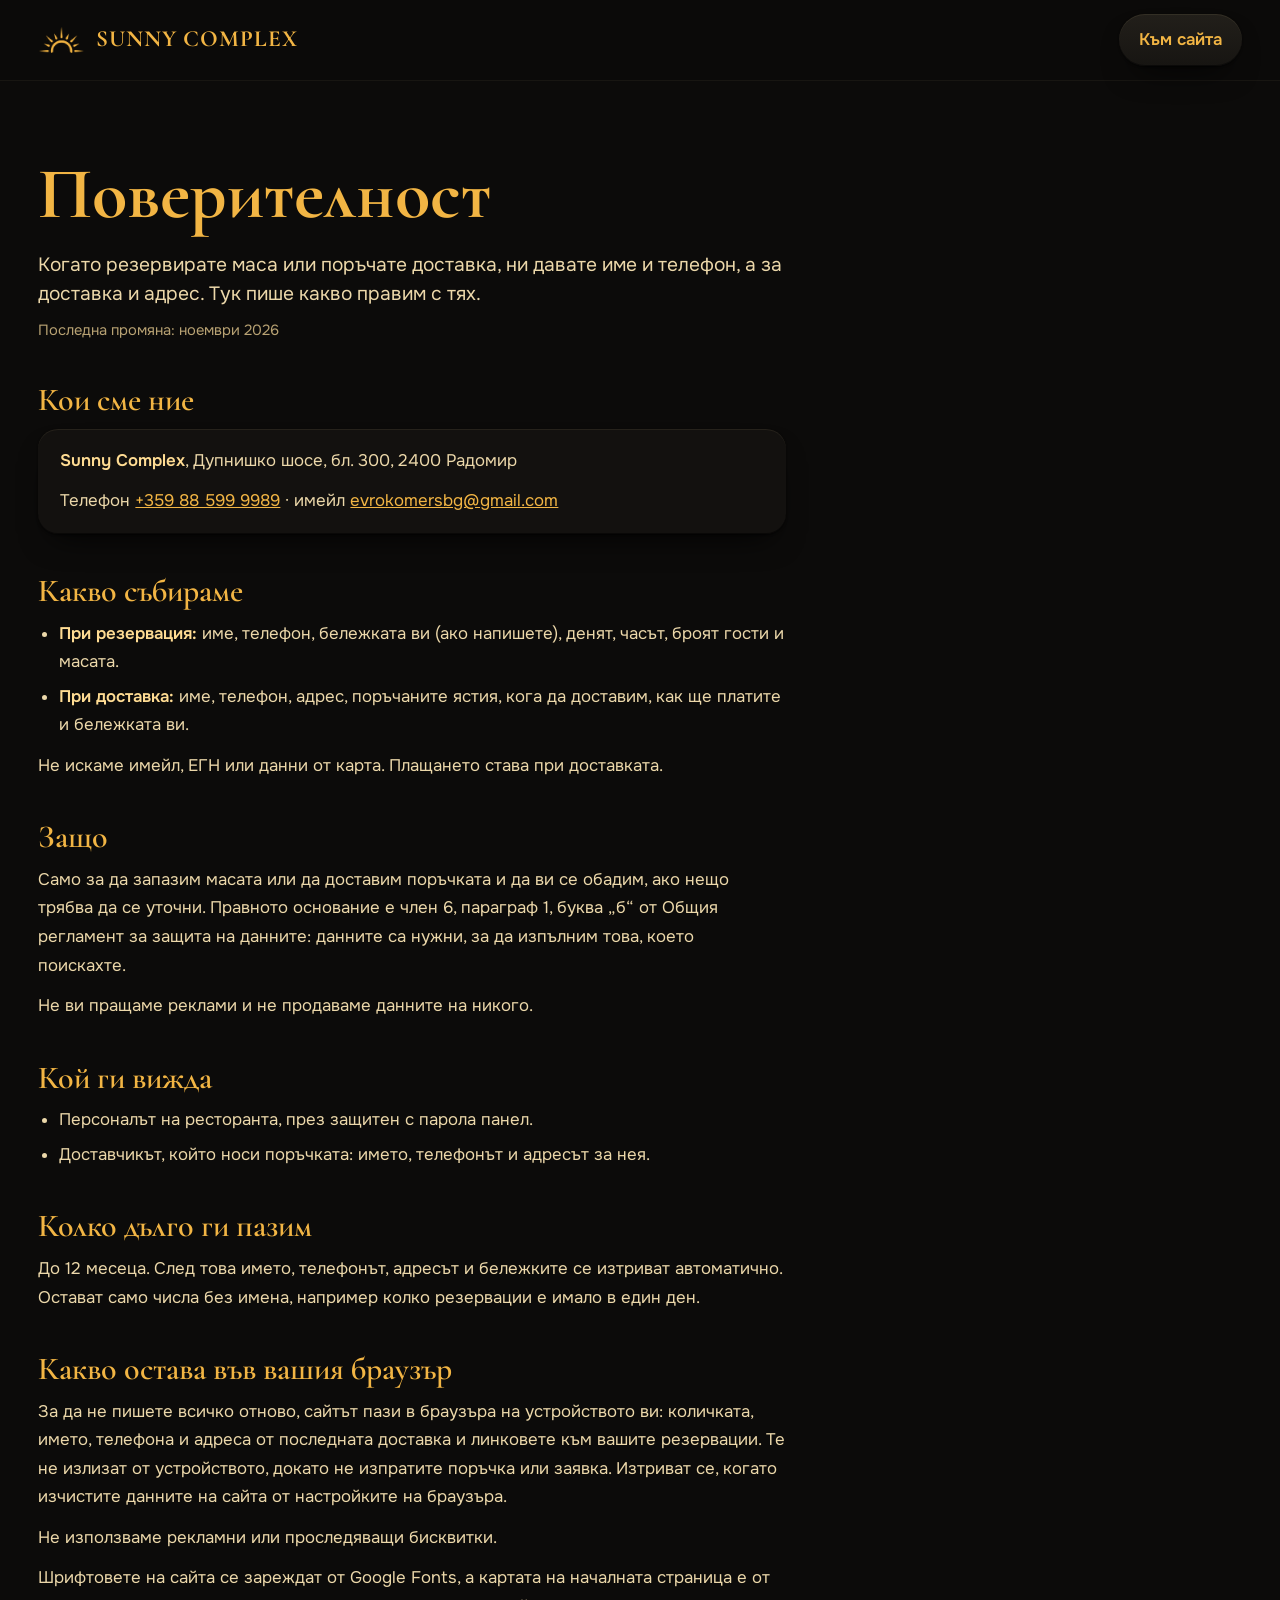
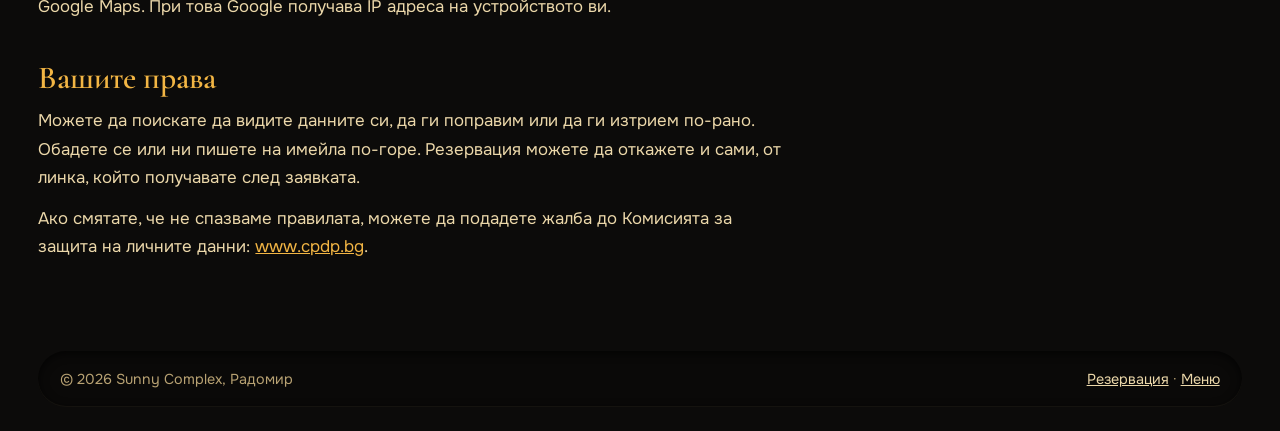
<file: sites/SunnyComplex/privacy/index.html>
<!doctype html>
<html lang="bg">
<head>
<meta charset="utf-8">
<meta name="viewport" content="width=device-width, initial-scale=1, maximum-scale=1, user-scalable=no">
<script src="../assets/serve.js" data-route="/privacy/"></script>
<title>Поверителност – Sunny Complex</title>
<meta name="description" content="Какви лични данни събира Sunny Complex при резервация и доставка, защо, колко дълго ги пазим и какви са правата ви.">
<meta name="theme-color" content="#0c0b0a">
<meta property="og:type" content="website">
<meta property="og:site_name" content="Sunny Complex">
<meta property="og:locale" content="bg_BG">
<meta property="og:title" content="Поверителност – Sunny Complex">
<meta property="og:description" content="Какви лични данни събира Sunny Complex при резервация и доставка, защо, колко дълго ги пазим и какви са правата ви.">
<meta property="og:url" content="https://izu83.github.io/SunnyComplex/privacy/">
<meta property="og:image" content="https://izu83.github.io/SunnyComplex/assets/share.jpg">
<meta property="og:image:width" content="1080">
<meta property="og:image:height" content="566">
<meta property="og:image:alt" content="Басейнът и ресторантът на Sunny Complex в Радомир">
<meta name="twitter:card" content="summary_large_image">
<link rel="apple-touch-icon" href="../assets/icon-180.png">
<link rel="icon" href="../assets/logo-sun.png">
<link rel="preconnect" href="https://fonts.googleapis.com">
<link rel="preconnect" href="https://fonts.gstatic.com" crossorigin>
<link href="https://fonts.googleapis.com/css2?family=Cormorant+Garamond:wght@500;600;700&family=Onest:wght@400;500;600&display=swap" rel="stylesheet">
<style>
  :root {
    color-scheme: dark;
    --bg: #0c0b0a;
    --bg-2: #13110f;
    --gold: #f2b544;
    --gold-hi: #ffdc93;
    --text: #ecd8aa;
    --text-dim: #b8a273;
    --font-display: "Cormorant Garamond", Georgia, serif;
    --font-text: "Onest", system-ui, sans-serif;
    --margin: clamp(16px, 3vw, 40px);
    --bar-h: 80px;
    --surface: linear-gradient(180deg, #221f1a, #171512);
    --raised: inset 0 1px 0 rgba(255,228,170,.08), inset 0 -1px 0 rgba(0,0,0,.5), 0 1px 2px rgba(0,0,0,.6), 0 16px 32px -16px rgba(0,0,0,.95);
    --raised-hover: inset 0 1px 0 rgba(255,228,170,.12), inset 0 -1px 0 rgba(0,0,0,.5), 0 2px 4px rgba(0,0,0,.6), 0 26px 44px -18px rgba(0,0,0,1);
    --well: inset 0 2px 10px rgba(0,0,0,.7), inset 0 -1px 0 rgba(255,228,170,.07);
  }
  * { box-sizing: border-box; touch-action: pan-x pan-y; }
  html { -webkit-text-size-adjust: 100%; }
  body { margin: 0; min-height: 100svh; display: flex; flex-direction: column; background: var(--bg); color: var(--text); font: 400 1.05rem/1.7 var(--font-text); -webkit-font-smoothing: antialiased; }
  a { color: var(--gold); }
  h1, h2 { font-family: var(--font-display); font-weight: 600; color: var(--gold); margin: 0; line-height: 1.05; font-feature-settings: "locl" 0; }
  :focus-visible { outline: 2px solid var(--gold); outline-offset: 3px; border-radius: 8px; }
  .frame { padding-inline: var(--margin); max-width: 1440px; margin-inline: auto; width: 100%; }

  .bar { height: var(--bar-h); background: rgba(12,11,10,.96); box-shadow: 0 1px 0 rgba(255,228,170,.05); }
  .bar .frame { display: flex; align-items: center; justify-content: space-between; gap: 16px; height: 100%; }
  .mark { display: flex; align-items: center; gap: 12px; text-decoration: none; color: var(--gold); font: 700 1.45rem/1 var(--font-display); letter-spacing: .04em; text-transform: uppercase; white-space: nowrap; font-feature-settings: "locl" 0; }
  .mark img { width: 46px; height: auto; }
  .back { padding: 12px 20px; border-radius: 999px; background: var(--surface); box-shadow: var(--raised); color: var(--gold); font-weight: 600; text-decoration: none; white-space: nowrap; }
  .back:hover { box-shadow: var(--raised-hover); }

  main { flex: 1; padding-block: clamp(36px, 6vw, 80px); }
  article { max-width: 68ch; }
  article > h1 { font-size: clamp(2.6rem, 1.8rem + 3.4vw, 4.6rem); font-weight: 700; }
  .lede { margin: 18px 0 0; font-size: 1.2rem; line-height: 1.5; }
  .updated { margin: 10px 0 0; color: var(--text-dim); font-size: .92rem; }
  section { margin-top: 40px; }
  section h2 { font-size: 2rem; margin-bottom: 12px; }
  p, ul { margin: 0 0 12px; }
  ul { padding-left: 1.2em; }
  li + li { margin-top: 6px; }
  b { color: var(--gold-hi); font-weight: 600; }
  .box { padding: 18px 22px; border-radius: 20px; background: var(--bg-2); box-shadow: var(--raised); }
  .box p:last-child, .box ul:last-child { margin-bottom: 0; }

  .foot { padding: 0 0 24px; }
  .foot-bottom { display: flex; align-items: center; justify-content: space-between; gap: 12px 20px; flex-wrap: wrap; padding: 16px 22px; border-radius: 999px; background: #0a0908; box-shadow: var(--well); font-size: .9rem; color: var(--text-dim); }
  .foot-bottom a { color: var(--text); }

  @media (max-width: 640px) {
    :root { --bar-h: 72px; }
    .mark { font-size: 1rem; gap: 7px; }
    .mark img { width: 32px; }
    .back { padding: 10px 14px; font-size: .9rem; }
    .foot-bottom { border-radius: 22px; }
  }
</style>
</head>
<body>

<header class="bar">
  <div class="frame">
    <a href="../" class="mark" aria-label="Sunny Complex, начало"><img src="../assets/logo-sun.png" alt="" width="228" height="130">Sunny Complex</a>
    <a href="../" class="back">Към сайта</a>
  </div>
</header>

<main class="frame">
  <article>
    <h1>Поверителност</h1>
    <p class="lede">Когато резервирате маса или поръчате доставка, ни давате име и телефон, а за доставка и адрес. Тук пише какво правим с тях.</p>
    <p class="updated">Последна промяна: ноември 2026</p>

    <section>
      <h2>Кои сме ние</h2>
      <div class="box">
        <p><b>Sunny Complex</b>, Дупнишко шосе, бл. 300, 2400 Радомир</p>
        <p>Телефон <a href="tel:+359885999989">+359 88 599 9989</a> · имейл <a href="mailto:evrokomersbg@gmail.com">evrokomersbg@gmail.com</a></p>
      </div>
    </section>

    <section>
      <h2>Какво събираме</h2>
      <ul>
        <li><b>При резервация:</b> име, телефон, бележката ви (ако напишете), денят, часът, броят гости и масата.</li>
        <li><b>При доставка:</b> име, телефон, адрес, поръчаните ястия, кога да доставим, как ще платите и бележката ви.</li>
      </ul>
      <p>Не искаме имейл, ЕГН или данни от карта. Плащането става при доставката.</p>
    </section>

    <section>
      <h2>Защо</h2>
      <p>Само за да запазим масата или да доставим поръчката и да ви се обадим, ако нещо трябва да се уточни. Правното основание е член 6, параграф 1, буква „б“ от Общия регламент за защита на данните: данните са нужни, за да изпълним това, което поискахте.</p>
      <p>Не ви пращаме реклами и не продаваме данните на никого.</p>
    </section>

    <section>
      <h2>Кой ги вижда</h2>
      <ul>
        <li>Персоналът на ресторанта, през защитен с парола панел.</li>
        <li>Доставчикът, който носи поръчката: името, телефонът и адресът за нея.</li>
      </ul>
    </section>

    <section>
      <h2>Колко дълго ги пазим</h2>
      <p>До 12 месеца. След това името, телефонът, адресът и бележките се изтриват автоматично. Остават само числа без имена, например колко резервации е имало в един ден.</p>
    </section>

    <section>
      <h2>Какво остава във вашия браузър</h2>
      <p>За да не пишете всичко отново, сайтът пази в браузъра на устройството ви: количката, името, телефона и адреса от последната доставка и линковете към вашите резервации. Те не излизат от устройството, докато не изпратите поръчка или заявка. Изтриват се, когато изчистите данните на сайта от настройките на браузъра.</p>
      <p>Не използваме рекламни или проследяващи бисквитки.</p>
      <p>Шрифтовете на сайта се зареждат от Google Fonts, а картата на началната страница е от Google Maps. При това Google получава IP адреса на устройството ви.</p>
    </section>

    <section>
      <h2>Вашите права</h2>
      <p>Можете да поискате да видите данните си, да ги поправим или да ги изтрием по-рано. Обадете се или ни пишете на имейла по-горе. Резервация можете да откажете и сами, от линка, който получавате след заявката.</p>
      <p>Ако смятате, че не спазваме правилата, можете да подадете жалба до Комисията за защита на личните данни: <a href="https://www.cpdp.bg" target="_blank" rel="noopener">www.cpdp.bg</a>.</p>
    </section>
  </article>
</main>

<footer class="foot">
  <div class="frame">
    <div class="foot-bottom">
      <span>© 2026 Sunny Complex, Радомир</span>
      <span><a href="../reservation/">Резервация</a> · <a href="../menu/">Меню</a></span>
    </div>
  </div>
</footer>
</body>
</html>
</file>
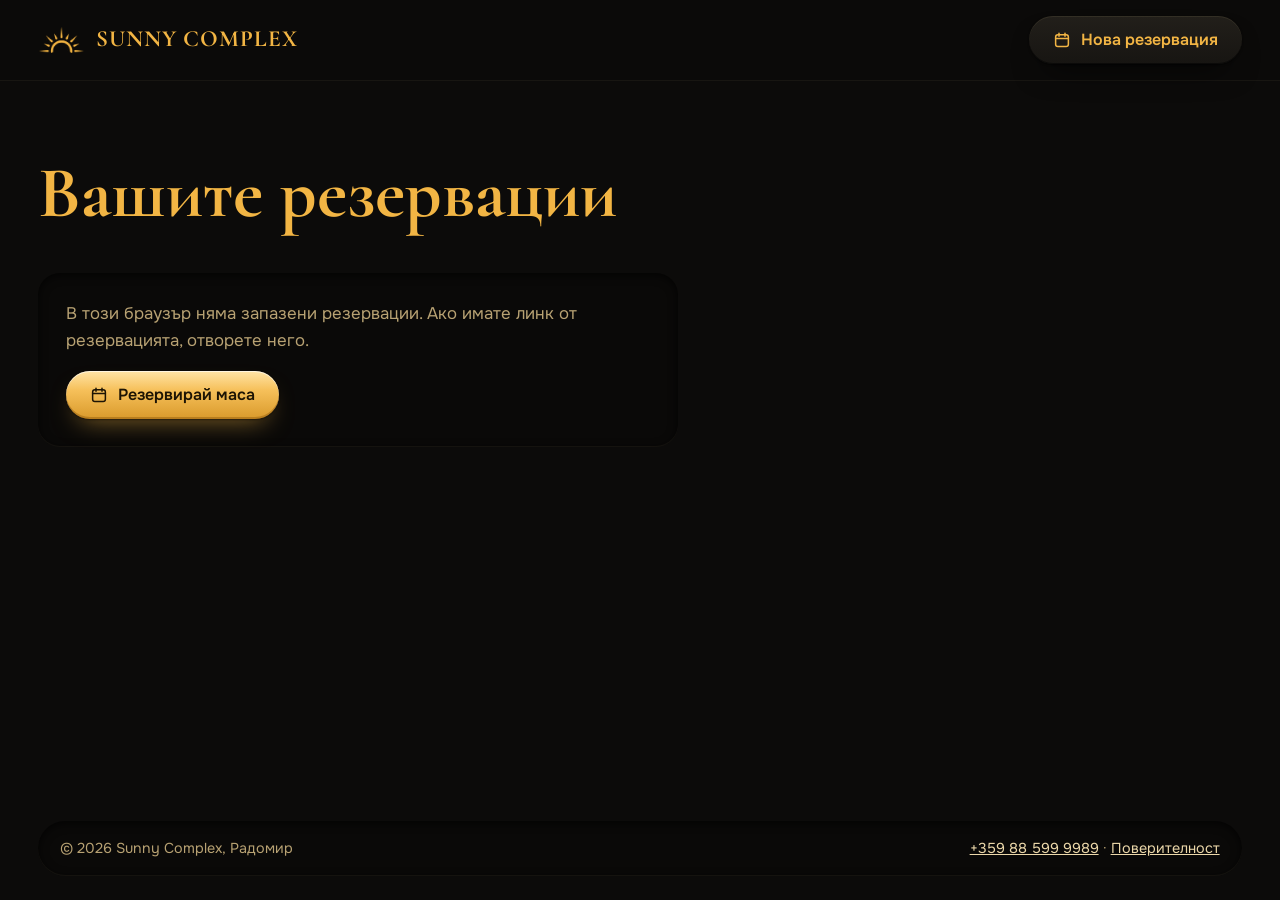
<file: sites/SunnyComplex/reservation/status/index.html>
<!doctype html>
<html lang="bg">
<head>
<meta charset="utf-8">
<meta name="viewport" content="width=device-width, initial-scale=1, maximum-scale=1, user-scalable=no">
<script src="../../assets/serve.js" data-route="/reservation/status/"></script>
<script src="../../assets/demo-api.js"></script>
<meta name="robots" content="noindex, nofollow">
<title>Вашата резервация – Sunny Complex</title>
<meta name="theme-color" content="#0c0b0a">
<link rel="icon" href="../../assets/logo-sun.png">
<link rel="preconnect" href="https://fonts.googleapis.com">
<link rel="preconnect" href="https://fonts.gstatic.com" crossorigin>
<link href="https://fonts.googleapis.com/css2?family=Cormorant+Garamond:wght@500;600;700&family=Onest:wght@400;500;600&display=swap" rel="stylesheet">
<style>
  :root {
    color-scheme: dark;
    --bg: #0c0b0a;
    --bg-2: #13110f;
    --gold: #f2b544;
    --gold-hi: #ffdc93;
    --text: #ecd8aa;
    --text-dim: #b8a273;
    --font-display: "Cormorant Garamond", Georgia, serif;
    --font-text: "Onest", system-ui, sans-serif;
    --margin: clamp(16px, 3vw, 40px);
    --bar-h: 80px;
    --surface: linear-gradient(180deg, #221f1a, #171512);
    --raised: inset 0 1px 0 rgba(255,228,170,.08), inset 0 -1px 0 rgba(0,0,0,.5), 0 1px 2px rgba(0,0,0,.6), 0 16px 32px -16px rgba(0,0,0,.95);
    --raised-hover: inset 0 1px 0 rgba(255,228,170,.12), inset 0 -1px 0 rgba(0,0,0,.5), 0 2px 4px rgba(0,0,0,.6), 0 26px 44px -18px rgba(0,0,0,1);
    --pressed: inset 0 3px 8px rgba(0,0,0,.75), inset 0 -1px 0 rgba(255,228,170,.06);
    --well: inset 0 2px 10px rgba(0,0,0,.7), inset 0 -1px 0 rgba(255,228,170,.07);
    --gold-metal: linear-gradient(180deg, #ffe4a6 0%, #f6c05a 40%, #d99a2b 100%);
    --gold-press: inset 0 1px 0 rgba(255,255,255,.6), inset 0 -2px 0 rgba(120,70,0,.35), 0 10px 20px -10px rgba(242,181,68,.6);
    --ease: cubic-bezier(.25, .1, .25, 1);

    --st-pending: #ff9a3c;
    --st-confirmed: #f2b544;
    --st-seated: #7fd18b;
    --st-cancelled: #8a7d66;
    --st-noshow: #e0766b;
  }
  * { box-sizing: border-box; touch-action: pan-x pan-y; }
  [hidden] { display: none !important; }
  html { -webkit-text-size-adjust: 100%; }
  body { margin: 0; min-height: 100svh; display: flex; flex-direction: column; background: var(--bg); color: var(--text); font: 400 1.05rem/1.6 var(--font-text); -webkit-font-smoothing: antialiased; }
  a { color: inherit; }
  h1, h2 { font-family: var(--font-display); font-weight: 600; color: var(--gold); margin: 0; line-height: 1; font-feature-settings: "locl" 0; }
  p { margin: 0; }
  button { font: inherit; }
  :focus-visible { outline: 2px solid var(--gold); outline-offset: 3px; border-radius: 8px; }
  .frame { padding-inline: var(--margin); max-width: 1440px; margin-inline: auto; width: 100%; }
  .num { font-variant-numeric: lining-nums tabular-nums; }

  .btn { display: inline-flex; align-items: center; justify-content: center; gap: 10px; padding: 15px 24px; border: 0; border-radius: 999px; cursor: pointer; font: 600 1rem/1 var(--font-text); text-decoration: none; color: #1d1404; background: var(--gold-metal); box-shadow: inset 0 1px 0 rgba(255,255,255,.65), inset 0 -2px 0 rgba(120,70,0,.35), 0 1px 2px rgba(0,0,0,.5), 0 12px 26px -12px rgba(242,181,68,.6); }
  .btn:hover { filter: brightness(1.06); }
  .btn:active { box-shadow: inset 0 3px 7px rgba(90,50,0,.45); }
  .btn:disabled { opacity: .5; cursor: progress; }
  .btn.dark { color: var(--gold); background: var(--surface); box-shadow: var(--raised); }
  .btn.dark:hover { box-shadow: var(--raised-hover); filter: none; }
  .btn.dark:active { box-shadow: var(--pressed); }
  .btn.danger { color: var(--st-noshow); }
  .btn.armed { background: #3a1a16; color: #ffb3a8; box-shadow: inset 0 0 0 1.5px var(--st-noshow); }
  .btn svg { width: 18px; height: 18px; flex: none; }

  .bar { height: var(--bar-h); background: rgba(12,11,10,.96); box-shadow: 0 1px 0 rgba(255,228,170,.05); }
  .bar .frame { display: flex; align-items: center; justify-content: space-between; gap: 16px; height: 100%; }
  .mark { display: flex; align-items: center; gap: 12px; text-decoration: none; color: var(--gold); font: 700 1.45rem/1 var(--font-display); letter-spacing: .04em; text-transform: uppercase; white-space: nowrap; font-feature-settings: "locl" 0; }
  .mark img { width: 46px; height: auto; }

  main { flex: 1; padding-block: clamp(36px, 6vw, 80px); }
  main h1 { font-size: clamp(2.6rem, 1.8rem + 3.4vw, 4.6rem); font-weight: 700; }
  .lede { margin-top: 14px; color: var(--text-dim); max-width: 46ch; }
  .list { display: grid; gap: 18px; margin-top: clamp(28px, 4vw, 44px); max-width: 640px; }

  .card { display: grid; gap: 18px; padding: clamp(20px, 3vw, 30px); border-radius: 28px; background: var(--bg-2); box-shadow: var(--raised), inset 4px 0 0 var(--st, var(--gold)); }
  .card.st-pending { --st: var(--st-pending); }
  .card.st-confirmed { --st: var(--st-confirmed); }
  .card.st-seated { --st: var(--st-seated); }
  .card.st-cancelled { --st: var(--st-cancelled); }
  .card.st-noshow { --st: var(--st-noshow); }
  .card.past { opacity: .7; }
  .c-top { display: flex; align-items: center; justify-content: space-between; gap: 10px 16px; flex-wrap: wrap; }
  .c-top h2 { font-size: 2rem; }
  .pill { display: inline-flex; align-items: center; gap: 8px; padding: 6px 14px; border-radius: 999px; font-weight: 600; font-size: .9rem; color: var(--st); background: color-mix(in oklab, var(--st), transparent 86%); }
  .pill i { width: 8px; height: 8px; border-radius: 50%; background: var(--st); }
  .msg { font-size: 1.05rem; }
  .sum { margin: 0; display: grid; gap: 2px; padding: 6px; border-radius: 18px; background: #0a0908; box-shadow: var(--well); }
  .sum div { display: flex; justify-content: space-between; align-items: baseline; gap: 12px; padding: 9px 12px; }
  .sum dt { color: var(--text-dim); font-size: .93rem; }
  .sum dd { margin: 0; color: var(--gold); font-weight: 600; text-align: right; font-variant-numeric: lining-nums; }
  .acts { display: flex; flex-wrap: wrap; gap: 10px; }
  .note { min-height: 1.4em; font-size: .93rem; color: var(--st-noshow); }
  .note:empty { display: none; }
  .empty { padding: 28px; border-radius: 22px; background: #0a0908; box-shadow: var(--well); color: var(--text-dim); display: grid; gap: 16px; justify-items: start; }
  .upd { margin-top: 14px; font-size: .86rem; color: var(--text-dim); }

  .foot { padding: 0 0 24px; }
  .foot-bottom { display: flex; align-items: center; justify-content: space-between; gap: 12px 20px; flex-wrap: wrap; padding: 16px 22px; border-radius: 999px; background: #0a0908; box-shadow: var(--well); font-size: .9rem; color: var(--text-dim); }
  .foot-bottom a { color: var(--text); }

  @media (max-width: 640px) {
    :root { --bar-h: 72px; }
    .mark { font-size: 1rem; gap: 7px; }
    .mark img { width: 32px; }
    .bar .btn { padding: 12px 16px; font-size: .92rem; }
    .acts .btn { flex: 1 1 100%; }
    .foot-bottom { border-radius: 22px; }
  }
  @media (prefers-reduced-motion: reduce) { * { transition-duration: .01ms !important; } }
</style>
</head>
<body>

<svg width="0" height="0" style="position:absolute" aria-hidden="true">
  <defs>
    <symbol id="i-phone" viewBox="0 0 24 24" fill="none" stroke="currentColor" stroke-width="2" stroke-linecap="round" stroke-linejoin="round"><path d="M5 3.5h3.2l1.6 4.3-2.1 1.4a11 11 0 0 0 7.1 7.1l1.4-2.1 4.3 1.6V19a2 2 0 0 1-2.2 2A16.5 16.5 0 0 1 3 5.7 2 2 0 0 1 5 3.5Z"/></symbol>
    <symbol id="i-cal" viewBox="0 0 24 24" fill="none" stroke="currentColor" stroke-width="2" stroke-linecap="round" stroke-linejoin="round"><rect x="3.5" y="5" width="17" height="15.5" rx="3"/><path d="M3.5 10h17M8 3v4M16 3v4"/></symbol>
  </defs>
</svg>

<header class="bar">
  <div class="frame">
    <a href="../../" class="mark" aria-label="Sunny Complex, начало"><img src="../../assets/logo-sun.png" alt="" width="228" height="130">Sunny Complex</a>
    <a href="../" class="btn dark"><svg aria-hidden="true"><use href="#i-cal"/></svg>Нова резервация</a>
  </div>
</header>

<main class="frame">
  <h1 id="title">Вашата резервация</h1>
  <p class="lede" id="lede">Тук виждате дали сме потвърдили масата. Ако плановете ви се променят, откажете я, за да я дадем на други гости.</p>
  <div class="list" id="list" aria-live="polite"></div>
  <p class="upd" id="upd"></p>
</main>

<footer class="foot">
  <div class="frame">
    <div class="foot-bottom">
      <span>© 2026 Sunny Complex, Радомир</span>
      <span><a href="tel:+359885999989">+359 88 599 9989</a> · <a href="../../privacy/">Поверителност</a></span>
    </div>
  </div>
</footer>

<script src="../../assets/tables.js"></script>
<script>
(async () => {
  const $ = s => document.querySelector(s);
  const esc = s => String(s).replace(/[&<>"]/g, c => ({ '&': '&amp;', '<': '&lt;', '>': '&gt;', '"': '&quot;' }[c]));
  const floor = window.FLOOR_DATA || { tables: [], zones: {} };
  const byId = Object.fromEntries(floor.tables.map(t => [t.id, t]));

  const WD_LONG = ['неделя', 'понеделник', 'вторник', 'сряда', 'четвъртък', 'петък', 'събота'];
  const MON_LONG = ['януари', 'февруари', 'март', 'април', 'май', 'юни', 'юли', 'август', 'септември', 'октомври', 'ноември', 'декември'];
  const fromIso = s => { const [y, m, d] = s.split('-').map(Number); return new Date(y, m - 1, d); };
  const longDay = s => { const d = fromIso(s); return `${WD_LONG[d.getDay()]}, ${d.getDate()} ${MON_LONG[d.getMonth()]}`; };
  const cap = s => s[0].toUpperCase() + s.slice(1);
  const people = n => `${n} ${n === 1 ? 'човек' : 'души'}`;
  const iso = d => `${d.getFullYear()}-${String(d.getMonth() + 1).padStart(2, '0')}-${String(d.getDate()).padStart(2, '0')}`;
  const where = id => { const t = byId[id]; return t ? `${t.booth ? 'Сепаре' : 'Маса'} ${t.id} · ${floor.zones[t.zone]}` : 'Ще съединим маси'; };

  const STATUS = {
    pending:   ['Чака потвърждение', 'Получихме заявката. Ще ви се обадим, за да потвърдим масата.'],
    confirmed: ['Потвърдена', 'Масата е запазена за вас. Очакваме ви!'],
    seated:    ['Заповядахте', 'Благодарим, че бяхте при нас.'],
    noshow:    ['Изтекла', 'Не ви видяхме този път. Заповядайте пак.'],
    cancelled: ['Анулирана', 'Резервацията е анулирана. Ако това е грешка, обадете се.'],
  };

  /* The bookings made from this browser; a link with ?id=…&c=… adds its own */
  const mine = {
    get() { try { return JSON.parse(localStorage.getItem('sunny-bookings')) || []; } catch { return []; } },
    set(l) { try { localStorage.setItem('sunny-bookings', JSON.stringify(l.slice(0, 10))); } catch {} },
  };
  const params = new URLSearchParams(location.search);
  const single = params.get('id') && params.get('c') ? { id: +params.get('id'), code: params.get('c') } : null;
  const wanted = single ? [single] : mine.get();
  let shown = [];

  async function fetchOne(b) {
    const r = await fetch(`/api/booking?id=${b.id}&code=${encodeURIComponent(b.code)}`, { cache: 'no-store' });
    const j = await r.json().catch(() => ({}));
    if (r.status === 404) return { ...b, missing: true };
    if (!r.ok) throw new Error(j.error || 'Нещо се обърка.');
    return { ...j, code: b.code };
  }

  function card(b) {
    if (b.missing) return `<article class="card st-cancelled"><p class="msg">Не намираме резервация № ${b.id}. Проверете линка или се обадете на <a href="tel:+359885999989">+359 88 599 9989</a>.</p></article>`;
    const [name, text] = STATUS[b.status] || STATUS.pending;
    const past = b.day < iso(new Date());
    const msg = b.status === 'cancelled' && b.guest_cancelled ? 'Отказахте тази резервация. Благодарим, че ни уведомихте.' : text;
    return `<article class="card st-${b.status}${past ? ' past' : ''}" data-id="${b.id}">
      <div class="c-top"><h2 class="num">№ ${b.id}</h2><span class="pill"><i></i>${b.status === 'cancelled' && b.guest_cancelled ? 'Отказана' : name}</span></div>
      <p class="msg">${msg}</p>
      <dl class="sum">
        <div><dt>Ден</dt><dd>${cap(longDay(b.day))}</dd></div>
        <div><dt>Час</dt><dd class="num">${b.hour}:00</dd></div>
        <div><dt>Гости</dt><dd>${people(b.guests)}</dd></div>
        <div><dt>Маса</dt><dd>${where(b.table)}</dd></div>
        <div><dt>На името на</dt><dd>${esc(b.name)}</dd></div>
      </dl>
      <p class="note" role="alert"></p>
      <div class="acts">
        ${b.can_cancel ? '<button type="button" class="btn dark danger" data-cancel>Откажи резервацията</button>' : ''}
        <a href="tel:+359885999989" class="btn dark"><svg aria-hidden="true"><use href="#i-phone"/></svg>Обадете се</a>
      </div>
    </article>`;
  }

  function render() {
    const list = $('#list');
    if (!shown.length) {
      $('#title').textContent = 'Вашите резервации';
      $('#lede').hidden = true;
      list.innerHTML = `<div class="empty"><p>В този браузър няма запазени резервации. Ако имате линк от резервацията, отворете него.</p><a href="../" class="btn"><svg aria-hidden="true"><use href="#i-cal"/></svg>Резервирай маса</a></div>`;
      return;
    }
    $('#title').textContent = shown.length > 1 ? 'Вашите резервации' : 'Вашата резервация';
    /* Upcoming first, soonest at the top; past ones after */
    const today = iso(new Date());
    const sorted = [...shown].sort((a, b) => (a.missing - b.missing) || ((a.day < today) - (b.day < today)) || (a.day < today ? b.day.localeCompare(a.day) : a.day.localeCompare(b.day)) || a.hour - b.hour);
    list.innerHTML = sorted.map(card).join('');
    $('#upd').textContent = `Обновено в ${new Date().toLocaleTimeString('bg-BG', { hour: '2-digit', minute: '2-digit' })}`;
  }

  async function load() {
    try {
      shown = await Promise.all(wanted.map(fetchOne));
    } catch (err) {
      $('#list').innerHTML = `<div class="empty"><p>${esc(err.message)} Опитайте пак след малко или се обадете на <a href="tel:+359885999989">+359 88 599 9989</a>.</p></div>`;
      return;
    }
    /* Remember a booking opened from its link; forget ones that no longer exist */
    const keep = mine.get().filter(b => !shown.some(s => s.id === b.id && s.missing));
    shown.filter(s => !s.missing && !keep.some(b => b.id === s.id)).forEach(s => keep.unshift({ id: s.id, code: s.code, day: s.day, hour: s.hour }));
    mine.set(keep);
    render();
  }

  /* Cancelling takes two taps */
  $('#list').addEventListener('click', async e => {
    const btn = e.target.closest('[data-cancel]');
    if (!btn) return;
    const el = btn.closest('.card'), b = shown.find(x => x.id === +el.dataset.id), note = el.querySelector('.note');
    if (!btn.dataset.armed) {
      btn.dataset.armed = '1'; btn.classList.add('armed'); btn.textContent = 'Сигурни? Откажи';
      setTimeout(() => { if (btn.isConnected) { delete btn.dataset.armed; btn.classList.remove('armed'); btn.textContent = 'Откажи резервацията'; } }, 4000);
      return;
    }
    btn.disabled = true;
    try {
      const r = await fetch('/api/booking/cancel', { method: 'POST', headers: { 'Content-Type': 'application/json' }, body: JSON.stringify({ id: b.id, code: b.code }) });
      const j = await r.json().catch(() => ({}));
      if (!r.ok) throw new Error(j.error || 'Нещо се обърка. Обадете се.');
      Object.assign(b, j);
      render();
    } catch (err) { note.textContent = err.message; btn.disabled = false; }
  });

  if (!wanted.length) { render(); return; }
  await load();
  /* The staff may confirm while the page is open */
  setInterval(() => { if (!document.hidden) load(); }, 30000);
  document.addEventListener('visibilitychange', () => { if (!document.hidden) load(); });
})();
</script>
</body>
</html>
</file>
<file: sites/Izzy/styles.css>
/* Izzy's Coffee and Brunch — minimalist redesign (BG)
   Two faces: Unbounded for display, Onest for text. One ground, one ink,
   one accent (the green of the counter shelves) and the warm light of its lamps. */

:root {
  --ground: #f3f2ee;
  --tone: #e8e7e1;
  --tone-2: #dddcd5;
  --ink: #141613;
  --ink-2: #4a4e48;
  --green: #22382c;
  --green-2: #2c4639;
  --on-green: #eef0ea;
  --lamp: #f2c97c;

  --display: "Unbounded", ui-sans-serif, system-ui, sans-serif;
  --text: "Onest", ui-sans-serif, system-ui, sans-serif;

  /* "кафе и брънч" is ~8.1em wide in Unbounded: size it to the container so it never clips */
  --t-display: min(calc((min(100vw, 1440px) - 2 * clamp(1rem, 2.4vw, 2rem)) / 8.7), 11.5rem);
  --t-h2: clamp(2rem, 4.3vw, 4.25rem);
  --t-h3: clamp(1.35rem, 2vw, 1.9rem);
  --t-body: 1.125rem;
  --t-small: 0.9375rem;

  --gutter: clamp(1rem, 2.4vw, 2rem);
  --max: 1440px;
  --section: clamp(6rem, 12vw, 11rem);

  --ease: cubic-bezier(.2, .7, .1, 1);
  --ease-out: cubic-bezier(.16, 1, .3, 1);
}

*, *::before, *::after { box-sizing: border-box; }
html { -webkit-text-size-adjust: 100%; scroll-behavior: smooth; scroll-padding-top: 5rem; }
body {
  margin: 0;
  background: var(--ground);
  color: var(--ink);
  font-family: var(--text);
  font-size: var(--t-body);
  line-height: 1.55;
  -webkit-font-smoothing: antialiased;
  text-rendering: optimizeLegibility;
  overflow-x: hidden;
}
img, iframe { display: block; max-width: 100%; }
img { height: auto; }
h1, h2, h3, p, ul, figure, blockquote { margin: 0; }
ul { padding: 0; list-style: none; }
a { color: inherit; }
button { font: inherit; color: inherit; }
::selection { background: var(--green); color: var(--on-green); }
:focus-visible { outline: 3px solid var(--green); outline-offset: 3px; }
.staff :focus-visible, .foot :focus-visible { outline-color: var(--lamp); }

.wrap { width: 100%; max-width: var(--max); margin-inline: auto; padding-inline: var(--gutter); }
.sr { position: absolute; width: 1px; height: 1px; overflow: hidden; clip: rect(0 0 0 0); white-space: nowrap; }
.nowrap { white-space: nowrap; }
.skip { position: absolute; left: var(--gutter); top: -4rem; z-index: 50; background: var(--ink); color: var(--ground); padding: .6rem 1rem; text-decoration: none; }
.skip:focus { top: .75rem; }

/* ---------- Buttons and links ---------- */
.btn {
  position: relative; overflow: hidden; isolation: isolate;
  display: inline-flex; align-items: center; justify-content: center; gap: .6rem;
  min-height: 3.25rem; padding: 0 1.6rem;
  background: var(--green); color: var(--on-green);
  font-weight: 500; font-size: 1.0625rem; text-decoration: none;
  border: 0; border-radius: 999px; cursor: pointer;
  transition: transform .25s var(--ease);
}
.btn::before {
  content: ""; position: absolute; inset: 0; z-index: -1; background: var(--ink);
  border-radius: inherit; transform: translateY(101%); transition: transform .45s var(--ease-out);
}
.btn:hover::before { transform: none; }
.btn:active { transform: scale(.96); }
.btn__arrow { display: inline-block; transition: transform .35s var(--ease-out); }
.btn:hover .btn__arrow { transform: translateX(.3rem); }
.btn--small { min-height: 2.5rem; padding: 0 1.15rem; font-size: 1rem; }

.link {
  background: none; border: 0; padding: 0; cursor: pointer; text-decoration: none;
  background-image: linear-gradient(currentColor, currentColor);
  background-size: 100% 1.5px; background-position: 0 100%; background-repeat: no-repeat;
  padding-bottom: .1em; transition: background-size .4s var(--ease-out);
}
.link:hover { background-size: 0 1.5px; background-position: 100% 100%; }

/* ---------- Bar ---------- */
.bar { position: sticky; top: 0; z-index: 20; background: var(--ground); transition: transform .45s var(--ease-out); }
.bar.is-hidden:not(:focus-within) { transform: translateY(-100%); }
.bar__in { display: flex; align-items: center; gap: 2rem; min-height: 4.5rem; }
.wordmark { font-family: var(--display); font-weight: 600; font-size: 1.35rem; letter-spacing: -.03em; text-decoration: none; margin-right: auto; }
.bar__nav { display: flex; gap: 1.75rem; }
.bar__nav a { text-decoration: none; font-weight: 500; position: relative; }
.bar__nav a::after {
  content: ""; position: absolute; left: 0; right: 0; bottom: -.2rem; height: 2px; background: currentColor;
  transform: scaleX(0); transform-origin: right; transition: transform .35s var(--ease-out);
}
.bar__nav a:hover::after { transform: scaleX(1); transform-origin: left; }

/* ---------- Masked lines (hero + split headings) ---------- */
.line { display: block; overflow: hidden; padding-bottom: .08em; margin-bottom: -.08em; }
.line > span { display: inline-block; }
.js .line > span { transform: translateY(105%); animation: lineUp 1.1s var(--ease-out) forwards; }
.js .hero__l2 > span { animation-delay: .12s; }
@keyframes lineUp { to { transform: none; } }

.w { display: inline-block; overflow: hidden; vertical-align: top; padding-bottom: .1em; margin-bottom: -.1em; }
.w > span { display: inline-block; transition: transform .9s var(--ease-out); transition-delay: calc(var(--i, 0) * 55ms); }
.js [data-split]:not(.is-in) .w > span { transform: translateY(105%); }

/* ---------- Hero ---------- */
.hero { padding-top: clamp(1.5rem, 4vw, 3.5rem); }
.hero__title { font-family: var(--display); font-size: var(--t-display); font-weight: 500; line-height: .95; letter-spacing: -.045em; }
.hero__l1, .hero__l2 { white-space: nowrap; }
.hero__l2 { text-align: right; }
.hero__row {
  display: grid; grid-template-columns: minmax(0, 1.25fr) minmax(0, 1fr); gap: 2rem 4rem;
  align-items: end; margin-top: clamp(2rem, 3.5vw, 3rem);
}
.hero__lead { font-size: clamp(1.2rem, 1.75vw, 1.6rem); line-height: 1.4; max-width: 32ch; }
.hero__side { display: grid; gap: 1rem; justify-items: start; }
.status { display: inline-flex; align-items: center; gap: .6rem; font-weight: 500; }
.status__dot { width: .7rem; height: .7rem; border-radius: 50%; background: var(--ink-2); flex: none; }
.status.is-open .status__dot { background: #3f8a5a; animation: pulse 2.4s infinite; }
@keyframes pulse { 0% { box-shadow: 0 0 0 0 rgba(63,138,90,.45); } 70% { box-shadow: 0 0 0 .55rem rgba(63,138,90,0); } 100% { box-shadow: 0 0 0 0 rgba(63,138,90,0); } }
.rating strong { font-weight: 600; }
.hero__actions { display: flex; align-items: center; gap: 1.5rem; flex-wrap: wrap; margin-top: .5rem; }

.hero__media { margin-top: clamp(2.5rem, 4vw, 3.5rem); overflow: hidden; height: clamp(22rem, 76vh, 54rem); background: var(--ink); }
.hero__media img { width: 100%; height: 118%; object-fit: cover; object-position: 50% 45%; will-change: transform; }
.js .hero__media { animation: unveil 1.6s var(--ease-out) .25s both; }
.js .hero__media img { animation: settle 2.4s var(--ease-out) .25s both; }
@keyframes unveil { from { clip-path: inset(100% 0 0 0); } to { clip-path: inset(0 0 0 0); } }
@keyframes settle { from { scale: 1.18; } to { scale: 1; } }

/* ---------- Marquee ---------- */
.marquee { background: var(--ink); color: var(--ground); overflow: hidden; padding-block: clamp(1.1rem, 2vw, 1.6rem); }
.marquee__track { display: flex; width: max-content; animation: marquee 48s linear infinite; }
.marquee:hover .marquee__track { animation-play-state: paused; }
.marquee__list { display: flex; flex: none; }
.marquee__list li {
  font-family: var(--display); font-weight: 400; font-size: clamp(1.35rem, 2.6vw, 2.4rem); letter-spacing: -.02em;
  white-space: nowrap; display: flex; align-items: center; padding-right: clamp(1.5rem, 3vw, 3rem);
}
.marquee__list li::after { content: ""; width: .32em; height: .32em; border-radius: 50%; background: var(--lamp); margin-left: clamp(1.5rem, 3vw, 3rem); }
@keyframes marquee { to { transform: translateX(-50%); } }

/* ---------- Sections ---------- */
.section { padding-block: var(--section) 0; }
.h2 { font-family: var(--display); font-size: var(--t-h2); font-weight: 500; line-height: 1.04; letter-spacing: -.04em; max-width: 16ch; }
.h2--wide { max-width: 22ch; }

/* Picture reveals */
.js .clip { clip-path: inset(12% 6% 12% 6%); transition: clip-path 1.3s var(--ease-out); }
.js .clip img { scale: 1.15; transition: scale 1.6s var(--ease-out); }
.js .clip.is-in { clip-path: inset(0 0 0 0); }
.js .clip.is-in img { scale: 1; }

/* ---------- About ---------- */
.about__grid { display: grid; grid-template-columns: minmax(0, 1fr) minmax(0, 1fr); gap: clamp(2rem, 6vw, 7rem); align-items: center; }
.about__text { display: grid; gap: 1.75rem; align-content: center; }
.about__big { font-size: clamp(1.4rem, 2.2vw, 2rem); line-height: 1.3; letter-spacing: -.01em; max-width: 26ch; font-weight: 500; }
.about__text p:last-child { max-width: 44ch; }
.about__media { aspect-ratio: 4 / 5; overflow: hidden; background: var(--tone); }
.about__media img { width: 100%; height: 100%; object-fit: cover; }

/* ---------- Categories ---------- */
.cats__grid {
  display: grid; grid-template-columns: minmax(0, 1fr) minmax(0, 1fr); gap: clamp(2rem, 5vw, 6rem);
  margin-top: clamp(2.5rem, 5vw, 4.5rem); align-items: start;
}
.cat__btn {
  display: flex; align-items: baseline; gap: 1rem; width: 100%; text-align: left; background: none; border: 0; padding: .4rem 0; cursor: pointer;
  color: rgba(20, 22, 19, .32); transition: color .35s var(--ease), transform .5s var(--ease-out);
}
.cat__btn::after { content: "→"; font-size: clamp(1.5rem, 2.4vw, 2.25rem); opacity: 0; transform: translateX(-.75rem); transition: opacity .3s, transform .45s var(--ease-out); color: var(--green); }
.cat__name { font-family: var(--display); font-size: clamp(2rem, 4.2vw, 4rem); font-weight: 500; letter-spacing: -.04em; line-height: 1.08; }
.cat__btn:hover { color: var(--ink); transform: translateX(.5rem); }
.cat.is-active .cat__btn { color: var(--ink); transform: none; }
.cat.is-active .cat__btn::after { opacity: 1; transform: none; }
.cat__body { padding: .5rem 0 1.75rem; max-width: 38ch; }
.cat__img { display: none; }
.js .cat:not(.is-active) .cat__body { display: none; }
.js .cat.is-active .cat__body { animation: rise .6s var(--ease-out) both; }

.cats__figure { position: sticky; top: 6rem; aspect-ratio: 4 / 5; overflow: hidden; background: var(--tone); }
.cats__figure img { position: absolute; inset: 0; width: 100%; height: 100%; object-fit: cover; opacity: 0; transform: scale(1.08); transition: opacity .7s var(--ease), transform 1.4s var(--ease-out); }
.cats__figure img.is-active { opacity: 1; transform: scale(1); }
html:not(.js) .cats__figure img:first-child { opacity: 1; transform: none; }

/* ---------- Menu ---------- */
.menu__head { display: grid; grid-template-columns: minmax(0, 1fr) minmax(0, 1fr); gap: 1.5rem 4rem; align-items: end; }
.menu__note { max-width: 42ch; justify-self: end; }
.tabs { position: relative; display: flex; flex-wrap: wrap; gap: .5rem; margin-top: clamp(2.5rem, 4vw, 3.5rem); }
.tabs [role="tab"] {
  position: relative; z-index: 1;
  background: var(--tone); border: 0; border-radius: 999px; padding: .7rem 1.25rem; cursor: pointer;
  font-weight: 500; font-size: 1.0625rem; transition: background-color .25s var(--ease), color .25s var(--ease), transform .2s var(--ease);
}
.tabs [role="tab"]:hover { background: var(--tone-2); }
.tabs [role="tab"]:active { transform: scale(.96); }
.tabs [role="tab"][aria-selected="true"] { background: var(--ink); color: var(--ground); }
html:not(.js) .tabs { display: none; }

.panel { margin-top: clamp(2.5rem, 4vw, 3.5rem); }
.js .panel[hidden] { display: none; }
.panel__title { font-family: var(--display); font-size: var(--t-h3); font-weight: 500; letter-spacing: -.03em; line-height: 1.15; }
.js .panel__title { position: absolute; width: 1px; height: 1px; overflow: hidden; clip: rect(0 0 0 0); }
html:not(.js) .panel + .panel { margin-top: 5rem; }
.panel__sub { margin-bottom: 2rem; font-weight: 500; }
.js .panel.is-in .item, .js .panel.is-in .panel__sub { animation: rise .6s var(--ease-out) both; animation-delay: calc(var(--i, 0) * 40ms); }

.items { display: grid; grid-template-columns: repeat(2, minmax(0, 1fr)); gap: 2.75rem clamp(2rem, 6vw, 7rem); }
.items--tight { gap: 1.1rem clamp(2rem, 6vw, 7rem); }
.item { display: grid; grid-template-columns: minmax(0, 1fr) auto; column-gap: 1.5rem; align-content: start; }
.item__name { font-size: clamp(1.2rem, 1.6vw, 1.45rem); font-weight: 600; letter-spacing: -.01em; line-height: 1.25; }
.item__g { font-size: var(--t-small); font-weight: 400; color: var(--ink-2); letter-spacing: 0; margin-left: .35rem; }
.item__price { font-size: clamp(1.2rem, 1.6vw, 1.45rem); font-weight: 600; font-variant-numeric: tabular-nums; text-align: right; white-space: nowrap; }
.item__desc { grid-column: 1 / -1; margin-top: .4rem; max-width: 54ch; }
.al { white-space: nowrap; font-size: var(--t-small); color: var(--ink-2); }
.al::before { content: "Алергени "; }
.menu__pdf { margin-top: clamp(3rem, 5vw, 4.5rem); background: var(--tone); padding: 1.5rem 1.75rem; }

/* ---------- Staff favourites ---------- */
.staff { background: var(--green); color: var(--on-green); margin-top: var(--section); padding-bottom: clamp(4rem, 7vw, 6rem); overflow: hidden; }
.staff__head { display: grid; grid-template-columns: minmax(0, 1.3fr) minmax(0, 1fr); gap: 1.5rem 4rem; align-items: end; }
.staff__lead { max-width: 38ch; justify-self: end; font-size: 1.25rem; line-height: 1.45; }
.staff__list { display: grid; grid-template-columns: repeat(4, minmax(0, 1fr)); gap: 1rem; margin-top: clamp(3rem, 6vw, 5rem); }
.fav {
  display: flex; flex-direction: column; gap: .8rem; padding: clamp(1.5rem, 2.2vw, 2rem);
  background: var(--green-2); transition: background-color .35s var(--ease), color .35s var(--ease);
}
.fav:hover { background: var(--lamp); color: var(--ink); }
.fav__name { font-family: var(--display); font-size: clamp(1.6rem, 2.4vw, 2.25rem); font-weight: 500; letter-spacing: -.04em; line-height: 1.05; }
.fav__tag { font-family: var(--text); font-size: 1rem; font-weight: 500; letter-spacing: 0; color: var(--lamp); vertical-align: middle; transition: color .35s; }
.fav:hover .fav__tag { color: var(--green); }
.fav__desc { flex: 1; }
.fav__price { font-family: var(--display); font-size: 1.25rem; font-weight: 500; font-variant-numeric: tabular-nums; color: var(--lamp); transition: color .35s; }
.fav:hover .fav__price { color: var(--green); }

.strip { margin-top: clamp(4rem, 7vw, 6rem); }
.strip__track { display: flex; gap: 1rem; width: max-content; padding-left: var(--gutter); will-change: transform; }
.strip__track img { height: clamp(14rem, 30vw, 28rem); width: auto; aspect-ratio: 3 / 4; object-fit: cover; }
.strip__track img.strip__wide { aspect-ratio: 16 / 10; }

/* ---------- Build a plate ---------- */
.plate__grid { display: grid; grid-template-columns: minmax(0, 1.55fr) minmax(0, 1fr); gap: clamp(2rem, 5vw, 6rem); align-items: start; }
.plate__lead { margin-top: 1.5rem; max-width: 44ch; font-size: 1.25rem; line-height: 1.45; }
.builder { margin-top: clamp(2.5rem, 4vw, 3.5rem); display: grid; gap: 2.5rem; }
.group { border: 0; margin: 0; padding: 0; min-width: 0; }
.group__title { padding: 0; font-family: var(--display); font-weight: 500; font-size: 1.3rem; letter-spacing: -.03em; margin-bottom: 1rem; display: flex; gap: .75rem; align-items: baseline; }
.group__price { font-family: var(--text); font-weight: 400; font-size: var(--t-small); letter-spacing: 0; color: var(--ink-2); }
.chips { display: flex; flex-wrap: wrap; gap: .5rem; }
.chips--grid { display: grid; grid-template-columns: repeat(3, minmax(0, 1fr)); }
.chip { position: relative; display: block; cursor: pointer; }
.chip input { position: absolute; opacity: 0; inset: 0; margin: 0; cursor: pointer; }
.chip span {
  display: flex; justify-content: space-between; gap: .75rem; align-items: center; height: 100%;
  min-height: 3rem; padding: .65rem 1.1rem; background: var(--tone); border-radius: 999px;
  font-weight: 500; transition: background-color .25s var(--ease), color .25s var(--ease), transform .25s var(--ease-out);
}
.chips--grid .chip span { border-radius: 1.5rem; }
.chip em { font-style: normal; font-weight: 400; font-size: var(--t-small); font-variant-numeric: tabular-nums; opacity: .75; }
.chip:hover span { background: var(--tone-2); transform: translateY(-2px); }
.chip input:checked + span { background: var(--green); color: var(--on-green); }
.chip input:active + span { transform: scale(.96); }
.chip input:focus-visible + span { outline: 3px solid var(--green); outline-offset: 3px; }

.stepper { display: flex; align-items: center; gap: .5rem; flex-wrap: wrap; }
.stepper__btn {
  width: 3rem; height: 3rem; border-radius: 50%; border: 0; background: var(--tone); cursor: pointer;
  font-size: 1.5rem; line-height: 1; transition: background-color .2s, transform .25s var(--ease-out);
}
.stepper__btn:hover { background: var(--tone-2); }
.stepper__btn:active { transform: scale(.88); }
.stepper__btn:disabled { opacity: .35; cursor: default; }
.stepper__val { min-width: 2.5rem; text-align: center; font-family: var(--display); font-size: 1.6rem; font-weight: 500; font-variant-numeric: tabular-nums; }
.chips--inline { margin-left: 1rem; transition: opacity .3s; }
.chips--inline.is-off { opacity: .35; pointer-events: none; }

.receipt { position: sticky; top: 6rem; }
.receipt__in { background: var(--ink); color: var(--ground); padding: clamp(1.75rem, 3vw, 2.75rem); }
.receipt__title { font-size: 1.25rem; font-weight: 500; }
.receipt__total { font-family: var(--display); font-size: clamp(3.5rem, 6.5vw, 6.25rem); font-weight: 500; letter-spacing: -.05em; line-height: 1; margin-top: 1.25rem; font-variant-numeric: tabular-nums; display: flex; align-items: flex-start; gap: .1em; }
.receipt__cur { font-size: .42em; margin-top: .15em; letter-spacing: 0; color: var(--lamp); }
.receipt__total.bump { animation: bump .45s var(--ease-out); }
@keyframes bump { 35% { transform: translateY(-.3rem); } }
.receipt__line { margin-top: 1.5rem; font-size: 1.15rem; line-height: 1.45; min-height: 4.4em; }
.receipt__reset { margin-top: 1.5rem; color: var(--ground); }
html:not(.js) .receipt { display: none; }

/* ---------- Reviews ---------- */
.reviews__grid { display: grid; grid-template-columns: minmax(0, 1fr) minmax(0, 1.6fr); gap: clamp(2rem, 6vw, 7rem); align-items: start; }
.score { margin-top: 2.5rem; display: grid; gap: .75rem; }
.score__num { font-family: var(--display); font-size: clamp(6rem, 14vw, 13rem); font-weight: 500; letter-spacing: -.07em; line-height: .85; color: var(--green); font-variant-numeric: tabular-nums; }
.score__of { font-size: 1.2rem; max-width: 20ch; }
.quotes { display: grid; grid-template-columns: repeat(2, minmax(0, 1fr)); gap: 3rem; padding-top: .5rem; }
.quote--big { grid-column: 1 / -1; }
.quote blockquote p { font-size: 1.3rem; line-height: 1.45; }
.quote--big blockquote p { font-size: clamp(1.45rem, 2.3vw, 2.1rem); line-height: 1.3; letter-spacing: -.015em; font-weight: 500; }
.quote figcaption { margin-top: 1rem; color: var(--ink-2); font-size: var(--t-small); }
.quotes__note { grid-column: 1 / -1; color: var(--ink-2); font-size: var(--t-small); }

/* ---------- Visit ---------- */
.visit { padding-bottom: var(--section); }
.visit__intro { display: grid; grid-template-columns: minmax(0, 1.3fr) minmax(0, 1fr); gap: 1.5rem 4rem; align-items: end; }
.visit__lead { justify-self: end; max-width: 34ch; font-size: 1.25rem; line-height: 1.45; }
.doors { display: grid; grid-template-columns: repeat(2, minmax(0, 1fr)); gap: 1rem; margin-top: clamp(2.5rem, 5vw, 4rem); }
.door { background: var(--tone); padding: clamp(1.75rem, 3.5vw, 3rem); min-height: 15rem; display: flex; flex-direction: column; justify-content: space-between; gap: 2rem; transition: transform .5s var(--ease-out); }
.door:hover { transform: translateY(-.35rem); }
.door--dark { background: var(--green); color: var(--on-green); }
.door__title { font-family: var(--display); font-size: var(--t-h3); font-weight: 500; letter-spacing: -.04em; line-height: 1.1; }
.door p { max-width: 40ch; font-size: 1.2rem; line-height: 1.45; }
.visit__grid { display: grid; grid-template-columns: minmax(0, 1fr) minmax(0, 1.5fr); gap: clamp(2rem, 5vw, 5rem); margin-top: clamp(3.5rem, 6vw, 5.5rem); }
.visit__info { display: grid; gap: 2.75rem; align-content: start; }
.info__title { font-family: var(--display); font-size: 1.3rem; font-weight: 500; letter-spacing: -.03em; margin-bottom: .9rem; }
.info p + p { margin-top: 1.25rem; }
.info__note { margin-top: 1rem; max-width: 34ch; }
.hours { border-collapse: collapse; width: 100%; max-width: 24rem; font-variant-numeric: tabular-nums; }
.hours th { text-align: left; font-weight: 400; padding: .22rem 1.5rem .22rem 0; }
.hours td { text-align: right; padding: .22rem 0; }
.hours tr.is-today th, .hours tr.is-today td { font-weight: 600; color: var(--green); }
.map { background: var(--tone); min-height: 30rem; }
.map iframe { width: 100%; height: 100%; min-height: 30rem; border: 0; filter: grayscale(1) contrast(1.05); transition: filter .6s var(--ease); }
.map:hover iframe { filter: none; }

/* ---------- Footer ---------- */
.foot { background: var(--ink); color: var(--ground); padding-block: clamp(4rem, 8vw, 7rem) 2.5rem; overflow: hidden; }
.foot__top { display: flex; align-items: flex-end; justify-content: space-between; gap: 2rem; }
.foot__mark { font-family: var(--display); font-size: clamp(3rem, 8vw, 7.5rem); font-weight: 500; letter-spacing: -.04em; line-height: 1; margin-left: -.04em; display: flex; overflow: hidden; padding-bottom: .22em; margin-bottom: -.22em; }

.totop { display: inline-flex; align-items: center; gap: 1rem; text-decoration: none; color: var(--ground); flex: none; }
.totop__label { font-weight: 500; transition: transform .45s var(--ease-out); }
.totop__circle {
  position: relative; display: grid; place-items: center; overflow: hidden;
  width: clamp(3.75rem, 6vw, 5rem); height: clamp(3.75rem, 6vw, 5rem); border-radius: 50%;
  background: var(--lamp); color: var(--ink);
  transition: transform .45s var(--ease-out), background-color .3s var(--ease);
}
.totop__circle svg { grid-area: 1 / 1; transition: transform .55s var(--ease-out); }
.totop__circle svg + svg { transform: translateY(150%); }
.totop:hover .totop__circle { transform: scale(1.08); background: var(--ground); }
.totop:hover .totop__circle svg:first-child { transform: translateY(-150%); }
.totop:hover .totop__circle svg + svg { transform: none; }
.totop:hover .totop__label { transform: translateX(-.35rem); }
.totop:active .totop__circle { transform: scale(.94); }
.foot__mark .ch { display: inline-block; transition: transform 1.1s var(--ease-out); transition-delay: calc(var(--i, 0) * 70ms); }
.js .foot__mark:not(.is-in) .ch { transform: translateY(100%); }
.foot__row { display: grid; grid-template-columns: repeat(4, minmax(0, 1fr)); gap: 2rem; margin-top: clamp(3rem, 6vw, 5rem); font-size: 1rem; }
.foot__row p:last-child { justify-self: end; color: #9a9d97; }

/* ---------- Motion ---------- */
@keyframes rise { from { opacity: 0; transform: translateY(1.25rem); } to { opacity: 1; transform: none; } }
.js .reveal { opacity: 0; transform: translateY(1.75rem); transition: opacity .9s var(--ease-out), transform .9s var(--ease-out); transition-delay: var(--d, 0s); }
.js .reveal.is-in { opacity: 1; transform: none; }
.js .fav.reveal.is-in:hover { transform: translateY(-.35rem); transition-delay: 0s; }

@media (prefers-reduced-motion: reduce) {
  html { scroll-behavior: auto; }
  *, *::before, *::after { animation-duration: .001ms !important; animation-iteration-count: 1 !important; animation-delay: 0s !important; transition-duration: .001ms !important; transition-delay: 0s !important; }
  .js .reveal, .js .line > span, .js [data-split] .w > span, .js .foot__mark .ch { opacity: 1; transform: none !important; }
  .js .clip { clip-path: none; }
  .js .clip img { scale: 1; }
  .hero__media img { transform: none !important; height: 100%; }
  .marquee__track { animation: none; flex-wrap: wrap; width: auto; }
  .marquee__list[aria-hidden] { display: none; }
  .marquee__list { flex-wrap: wrap; padding-inline: var(--gutter); }
  .strip__track { transform: none !important; }
}

/* ---------- Responsive ---------- */
@media (max-width: 1100px) {
  .staff__list { grid-template-columns: repeat(2, minmax(0, 1fr)); }
  .chips--grid { grid-template-columns: repeat(2, minmax(0, 1fr)); }
}

@media (max-width: 860px) {
  .hero__row, .menu__head, .staff__head, .visit__intro, .reviews__grid, .visit__grid, .plate__grid, .about__grid { grid-template-columns: minmax(0, 1fr); }
  .menu__note, .staff__lead, .visit__lead { justify-self: start; }
  .cats__grid { grid-template-columns: minmax(0, 1fr); }
  .cats__figure { display: none; }
  .cat__img { display: block; width: 100%; aspect-ratio: 4 / 3; object-fit: cover; margin-top: 1.25rem; }
  .cat__body { max-width: none; }
  .cat__btn:hover { transform: none; }
  .items { grid-template-columns: minmax(0, 1fr); }
  .receipt { position: sticky; bottom: 0; top: auto; margin-inline: calc(var(--gutter) * -1); z-index: 5; }
  .receipt__in { padding: 1rem var(--gutter) 1.15rem; display: grid; grid-template-columns: auto minmax(0, 1fr); column-gap: 1.25rem; align-items: center; }
  .receipt__title { grid-column: 1 / -1; font-size: .95rem; }
  .receipt__total { font-size: 2.6rem; margin-top: .2rem; }
  .receipt__line { margin-top: .2rem; font-size: .95rem; min-height: 0; }
  .receipt__reset { grid-column: 1 / -1; justify-self: start; margin-top: .5rem; font-size: .95rem; }
  .foot__row { grid-template-columns: repeat(2, minmax(0, 1fr)); }
  .foot__row p:last-child { justify-self: start; }
}

@media (max-width: 560px) {
  :root { --t-body: 1.0625rem; }
  .hide-sm { display: none; }
  .bar__in { gap: 1rem; min-height: 4rem; }
  .bar__nav { gap: 1rem; }
  .wordmark { font-size: 1.15rem; }
  .btn--small { padding: 0 .95rem; }
  .hero__media { height: 60vh; min-height: 20rem; }
  .staff__list { grid-template-columns: minmax(0, 1fr); }
  .chips--grid { grid-template-columns: minmax(0, 1fr); }
  .chips--inline { margin-left: 0; width: 100%; margin-top: .5rem; }
  .doors { grid-template-columns: minmax(0, 1fr); }
  .door { min-height: 0; }
  .quotes { grid-template-columns: minmax(0, 1fr); gap: 2.25rem; }
  .map, .map iframe { min-height: 22rem; }
  .foot__row { grid-template-columns: minmax(0, 1fr); gap: 1.25rem; }
  .totop__label { display: none; }
}
</file>
